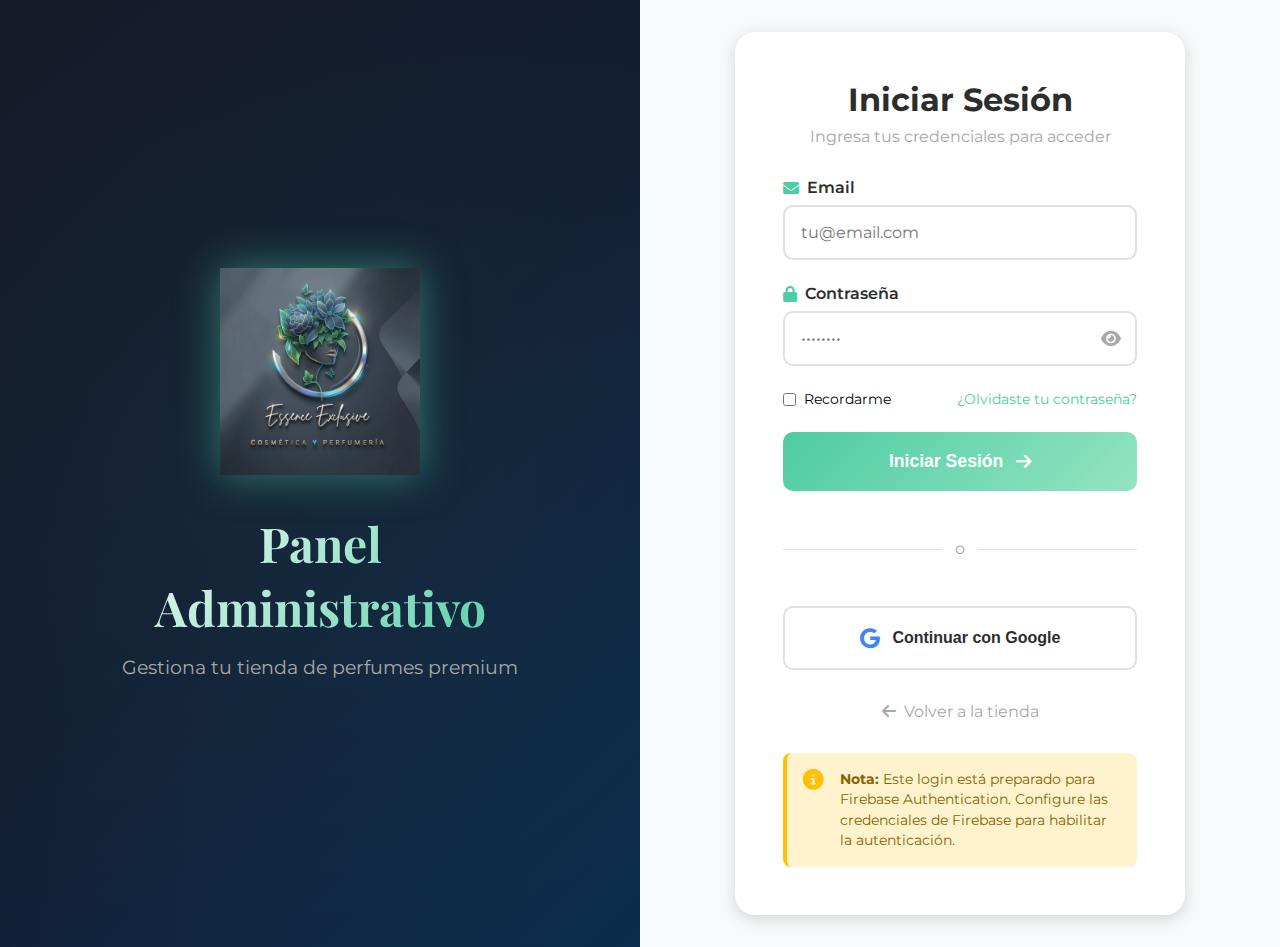
<file: login.html>
<!DOCTYPE html>
<html lang="es">
<head>
    <meta charset="UTF-8">
    <meta name="viewport" content="width=device-width, initial-scale=1.0">
    <title>Login - Admin | Essence Exclusive</title>
    <link rel="stylesheet" href="css/login.css">
    <link rel="preconnect" href="https://fonts.googleapis.com">
    <link rel="preconnect" href="https://fonts.gstatic.com" crossorigin>
    <link href="https://fonts.googleapis.com/css2?family=Montserrat:wght@300;400;500;600;700&family=Playfair+Display:wght@400;500;600;700&display=swap" rel="stylesheet">
    <link rel="stylesheet" href="https://cdnjs.cloudflare.com/ajax/libs/font-awesome/6.4.0/css/all.min.css">
</head>
<body>
    <div class="login-container">
        <div class="login-left">
            <div class="login-bg"></div>
            <div class="login-overlay"></div>
            <div class="login-content">
                <img src="assets/logo_essence2026.png" alt="Essence Exclusive" class="login-logo">
                <h1>Panel Administrativo</h1>
                <p>Gestiona tu tienda de perfumes premium</p>
            </div>
        </div>

        <div class="login-right">
            <div class="login-form-container">
                <div class="login-header">
                    <h2>Iniciar Sesión</h2>
                    <p>Ingresa tus credenciales para acceder</p>
                </div>

                <form id="loginForm" class="login-form">
                    <div class="form-group">
                        <label for="email">
                            <i class="fas fa-envelope"></i>
                            Email
                        </label>
                        <input 
                            type="email" 
                            id="email" 
                            placeholder="tu@email.com" 
                            required
                            autocomplete="email"
                        >
                    </div>

                    <div class="form-group">
                        <label for="password">
                            <i class="fas fa-lock"></i>
                            Contraseña
                        </label>
                        <div class="password-input">
                            <input 
                                type="password" 
                                id="password" 
                                placeholder="••••••••" 
                                required
                                autocomplete="current-password"
                            >
                            <button type="button" class="toggle-password" id="togglePassword">
                                <i class="fas fa-eye"></i>
                            </button>
                        </div>
                    </div>

                    <div class="form-options">
                        <label class="remember-me">
                            <input type="checkbox" id="rememberMe">
                            <span>Recordarme</span>
                        </label>
                        <a href="#" class="forgot-password">¿Olvidaste tu contraseña?</a>
                    </div>

                    <button type="submit" class="btn-login" id="loginBtn">
                        <span>Iniciar Sesión</span>
                        <i class="fas fa-arrow-right"></i>
                    </button>

                    <div class="login-divider">
                        <span>o</span>
                    </div>

                    <button type="button" class="btn-google" id="googleLoginBtn">
                        <i class="fab fa-google"></i>
                        <span>Continuar con Google</span>
                    </button>
                </form>

                <div class="login-footer">
                    <a href="index.html" class="back-to-store">
                        <i class="fas fa-arrow-left"></i>
                        Volver a la tienda
                    </a>
                </div>

                <div class="firebase-note">
                    <i class="fas fa-info-circle"></i>
                    <p><strong>Nota:</strong> Este login está preparado para Firebase Authentication. 
                    Configure las credenciales de Firebase para habilitar la autenticación.</p>
                </div>
            </div>
        </div>
    </div>

    <!-- Loading Overlay -->
    <div class="loading-overlay" id="loadingOverlay">
        <div class="loading-spinner"></div>
        <p>Iniciando sesión...</p>
    </div>

    <!-- Firebase SDK (Comentado hasta configurar) -->
    <!--
    <script type="module">
        // Import the functions you need from the SDKs you need
        import { initializeApp } from "https://www.gstatic.com/firebasejs/10.7.1/firebase-app.js";
        import { getAuth, signInWithEmailAndPassword, signInWithPopup, GoogleAuthProvider } from "https://www.gstatic.com/firebasejs/10.7.1/firebase-auth.js";
        
        // Your web app's Firebase configuration
        const firebaseConfig = {
            apiKey: "YOUR_API_KEY",
            authDomain: "YOUR_AUTH_DOMAIN",
            projectId: "YOUR_PROJECT_ID",
            storageBucket: "YOUR_STORAGE_BUCKET",
            messagingSenderId: "YOUR_MESSAGING_SENDER_ID",
            appId: "YOUR_APP_ID"
        };
        
        // Initialize Firebase
        const app = initializeApp(firebaseConfig);
        const auth = getAuth(app);
        const provider = new GoogleAuthProvider();
        
        // Export for use in login.js
        window.firebaseAuth = auth;
        window.googleProvider = provider;
    </script>
    -->
    
    <script src="js/login.js"></script>
    <script src="login.js"></script>
</body>
</html>
</file>
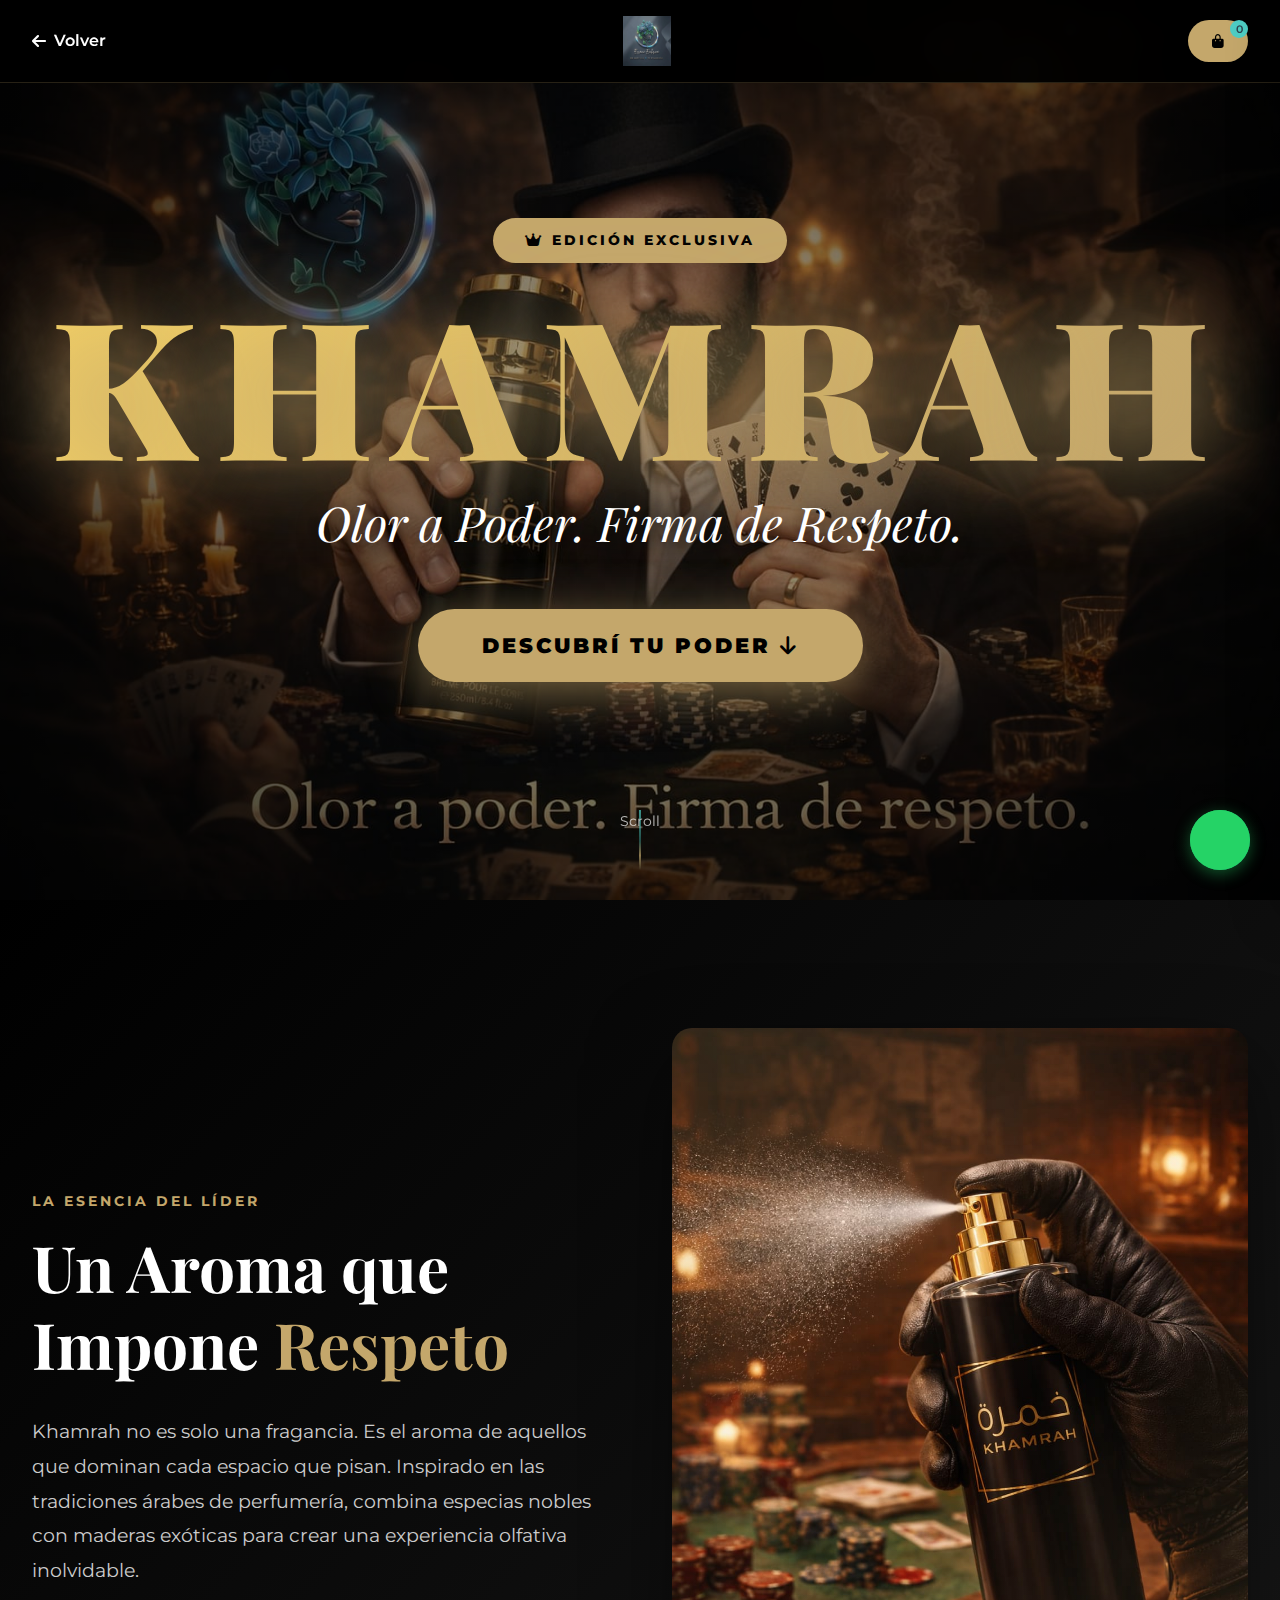
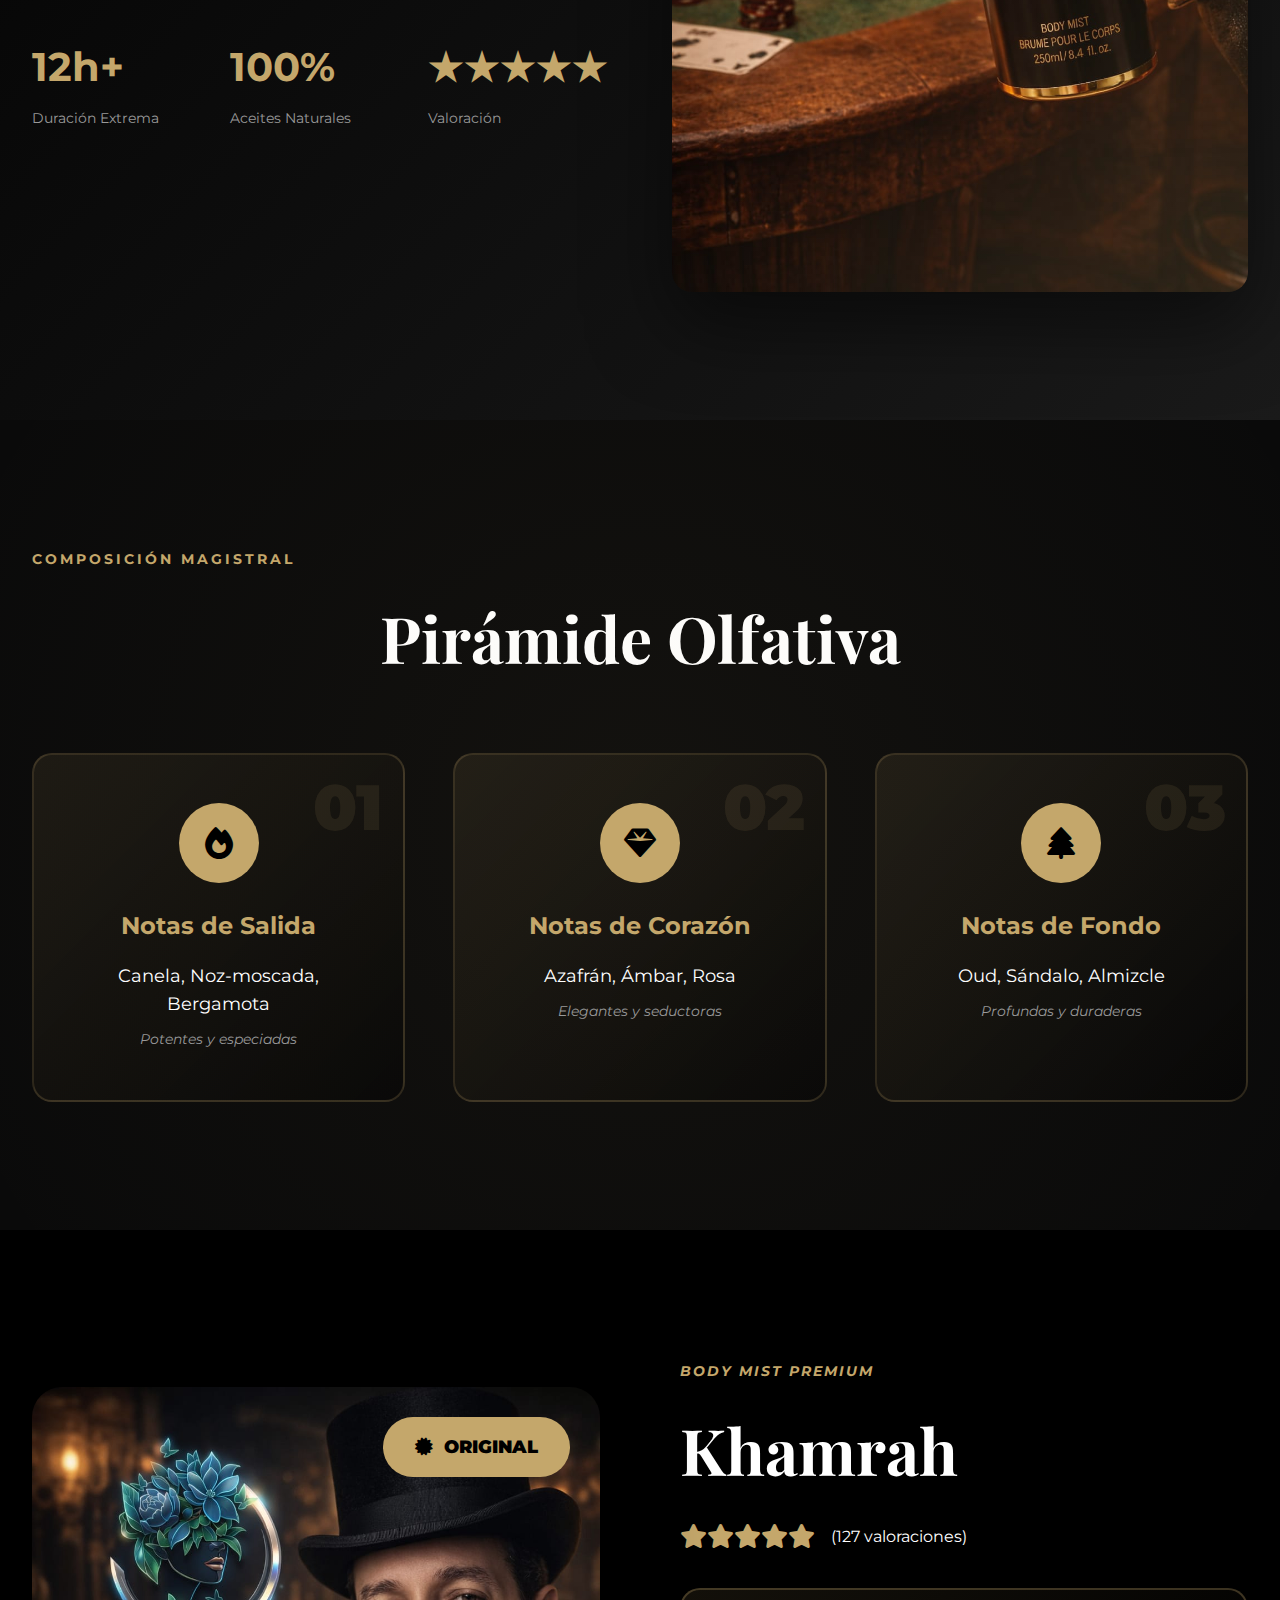
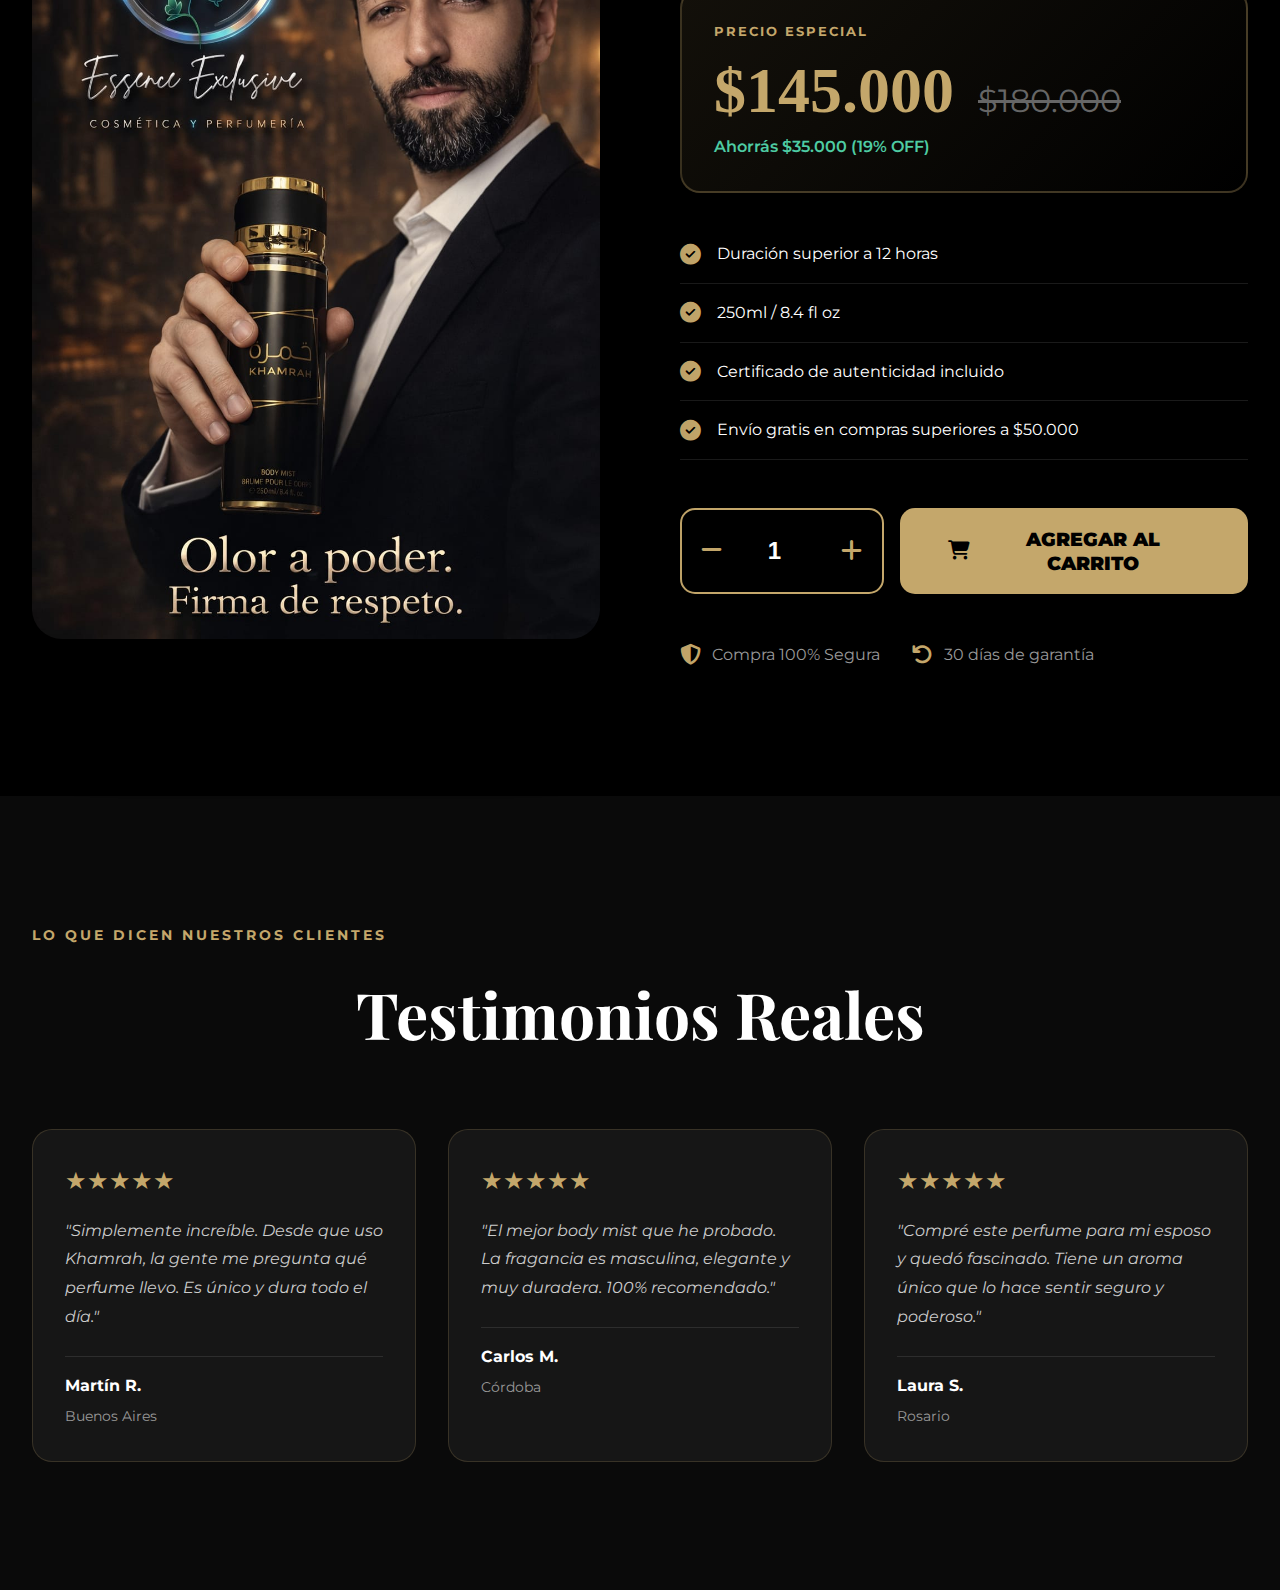
<file: product-khamrah.html>
<!DOCTYPE html>
<html lang="es">
<head>
    <meta charset="UTF-8">
    <meta name="viewport" content="width=device-width, initial-scale=1.0">
    <title>Khamrah - Olor a Poder | Essence Exclusive</title>
    <link rel="stylesheet" href="css/styles.css">
    <link rel="stylesheet" href="css/khamrah.css">
    <link rel="preconnect" href="https://fonts.googleapis.com">
    <link href="https://fonts.googleapis.com/css2?family=Montserrat:wght@300;400;500;600;700;800;900&family=Playfair+Display:wght@400;500;600;700;800;900&display=swap" rel="stylesheet">
    <link rel="stylesheet" href="https://cdnjs.cloudflare.com/ajax/libs/font-awesome/6.4.0/css/all.min.css">
</head>
<body class="khamrah-page">
    <header class="header-khamrah">
        <div class="container"><nav class="nav-khamrah">
<a href="index.html" class="back-link"><i class="fas fa-arrow-left"></i> Volver</a>
<div class="logo"><img src="assets/logo_essence2026.png" alt="Essence Exclusive"></div>
<button class="cart-btn-khamrah" id="cartBtn"><i class="fas fa-shopping-bag"></i><span class="cart-count" id="cartCount">0</span></button>
</nav></div></header>
    <section class="khamrah-hero">
<div class="hero-bg-video"><div class="hero-bg-image" style="background-image:url('assets/khamrah-poker.jpg');"></div><div class="hero-overlay-dark"></div></div>
<div class="hero-content-center">
<div class="hero-badge-gold"><i class="fas fa-crown"></i> EDICIÓN EXCLUSIVA</div>
<h1 class="hero-title-massive">KHAMRAH</h1>
<p class="hero-slogan">Olor a Poder. Firma de Respeto.</p>
<div class="hero-cta-section"><button class="btn-hero-primary" id="scrollToProduct">DESCUBRÍ TU PODER <i class="fas fa-arrow-down"></i></button></div>
</div>
<div class="scroll-indicator"><span>Scroll</span><div class="scroll-line"></div></div>
</section>
    <section class="poder-section"><div class="container"><div class="poder-grid">
<div class="poder-text">
<span class="section-label">LA ESENCIA DEL LÍDER</span>
<h2 class="section-title-impact">Un Aroma que<br>Impone <span class="text-gold">Respeto</span></h2>
<p class="section-description">Khamrah no es solo una fragancia. Es el aroma de aquellos que dominan cada espacio que pisan. Inspirado en las tradiciones árabes de perfumería, combina especias nobles con maderas exóticas para crear una experiencia olfativa inolvidable.</p>
<div class="poder-stats">
<div class="stat-item"><h3>12h+</h3><p>Duración Extrema</p></div>
<div class="stat-item"><h3>100%</h3><p>Aceites Naturales</p></div>
<div class="stat-item"><h3>★★★★★</h3><p>Valoración</p></div>
</div></div>
<div class="poder-image"><div class="image-frame"><img src="assets/khamrah-spray.jpg" alt="Khamrah Spray"><div class="image-glow-gold"></div></div></div>
</div></div></section>
    <section class="notas-section"><div class="notas-bg"></div><div class="container">
<span class="section-label">COMPOSICIÓN MAGISTRAL</span>
<h2 class="section-title-center">Pirámide Olfativa</h2>
<div class="notas-grid">
<div class="nota-card"><div class="nota-number">01</div><div class="nota-icon"><i class="fas fa-fire"></i></div><h3>Notas de Salida</h3><p>Canela, Noz-moscada, Bergamota</p><span class="nota-desc">Potentes y especiadas</span></div>
<div class="nota-card"><div class="nota-number">02</div><div class="nota-icon"><i class="fas fa-gem"></i></div><h3>Notas de Corazón</h3><p>Azafrán, Ámbar, Rosa</p><span class="nota-desc">Elegantes y seductoras</span></div>
<div class="nota-card"><div class="nota-number">03</div><div class="nota-icon"><i class="fas fa-tree"></i></div><h3>Notas de Fondo</h3><p>Oud, Sándalo, Almizcle</p><span class="nota-desc">Profundas y duraderas</span></div>
</div></div></section>
    <section class="product-section" id="productSection"><div class="container"><div class="product-display-grid">
<div class="product-showcase"><div class="product-image-main"><img src="assets/khamrah-campaign.jpg" alt="Khamrah Body Mist">
<div class="product-badge-exclusive"><i class="fas fa-certificate"></i> ORIGINAL</div></div></div>
<div class="product-info-premium">
<div class="product-header-info"><span class="product-category">BODY MIST PREMIUM</span><h1>Khamrah</h1>
<div class="product-rating-display"><div class="stars-gold"><i class="fas fa-star"></i><i class="fas fa-star"></i><i class="fas fa-star"></i><i class="fas fa-star"></i><i class="fas fa-star"></i></div><span>(127 valoraciones)</span></div></div>
<div class="product-price-display"><div class="price-main"><span class="price-label">PRECIO ESPECIAL</span>
<div class="price-values"><span class="price-current">$145.000</span><span class="price-old">$180.000</span></div>
<span class="price-save">Ahorrás $35.000 (19% OFF)</span></div></div>
<div class="product-features-list">
<div class="feature-premium"><i class="fas fa-check-circle"></i><span>Duración superior a 12 horas</span></div>
<div class="feature-premium"><i class="fas fa-check-circle"></i><span>250ml / 8.4 fl oz</span></div>
<div class="feature-premium"><i class="fas fa-check-circle"></i><span>Certificado de autenticidad incluido</span></div>
<div class="feature-premium"><i class="fas fa-check-circle"></i><span>Envío gratis en compras superiores a $50.000</span></div>
</div>
<div class="product-purchase-area">
<div class="quantity-control">
<button class="qty-btn-minus" id="decreaseQty"><i class="fas fa-minus"></i></button>
<input type="number" id="productQuantity" value="1" min="1" max="10" readonly>
<button class="qty-btn-plus" id="increaseQty"><i class="fas fa-plus"></i></button>
</div>
<button class="btn-add-to-cart-premium" id="addToCartBtn"><i class="fas fa-shopping-cart"></i> AGREGAR AL CARRITO</button>
</div>
<div class="product-guarantee-section">
<div class="guarantee-item-premium"><i class="fas fa-shield-alt"></i><span>Compra 100% Segura</span></div>
<div class="guarantee-item-premium"><i class="fas fa-undo"></i><span>30 días de garantía</span></div>
</div></div></div></div></section>
    <section class="testimonios-section"><div class="container">
<span class="section-label">LO QUE DICEN NUESTROS CLIENTES</span>
<h2 class="section-title-center">Testimonios Reales</h2>
<div class="testimonios-grid">
<div class="testimonio-card"><div class="stars-testimonial">★★★★★</div>
<p>"Simplemente increíble. Desde que uso Khamrah, la gente me pregunta qué perfume llevo. Es único y dura todo el día."</p>
<div class="testimonio-author"><strong>Martín R.</strong><span>Buenos Aires</span></div></div>
<div class="testimonio-card"><div class="stars-testimonial">★★★★★</div>
<p>"El mejor body mist que he probado. La fragancia es masculina, elegante y muy duradera. 100% recomendado."</p>
<div class="testimonio-author"><strong>Carlos M.</strong><span>Córdoba</span></div></div>
<div class="testimonio-card"><div class="stars-testimonial">★★★★★</div>
<p>"Compré este perfume para mi esposo y quedó fascinado. Tiene un aroma único que lo hace sentir seguro y poderoso."</p>
<div class="testimonio-author"><strong>Laura S.</strong><span>Rosario</span></div></div>
</div></div></section>
    <div class="cart-sidebar" id="cartSidebar">
<div class="cart-header"><h3>Mi Carrito</h3><button class="cart-close" id="cartClose">&times;</button></div>
<div class="cart-items" id="cartItems"></div>
<div class="cart-footer"><div class="cart-total"><span>Total:</span><span class="total-price" id="totalPrice">$0.00</span></div>
<button class="btn btn-primary btn-block" id="checkoutBtn">Finalizar Compra</button></div></div>
<div class="cart-overlay" id="cartOverlay"></div>
    <a href="https://wa.me/5513981763452?text=Hola!%20Estoy%20interesado%20en%20Khamrah" class="whatsapp-float" target="_blank">
<i class="fab fa-whatsapp"></i><span class="whatsapp-pulse"></span></a>
    <script src="js/main.js"></script>
<script src="js/cart.js"></script>
<script src="js/khamrah.js"></script>
</body>
</html>
</file>
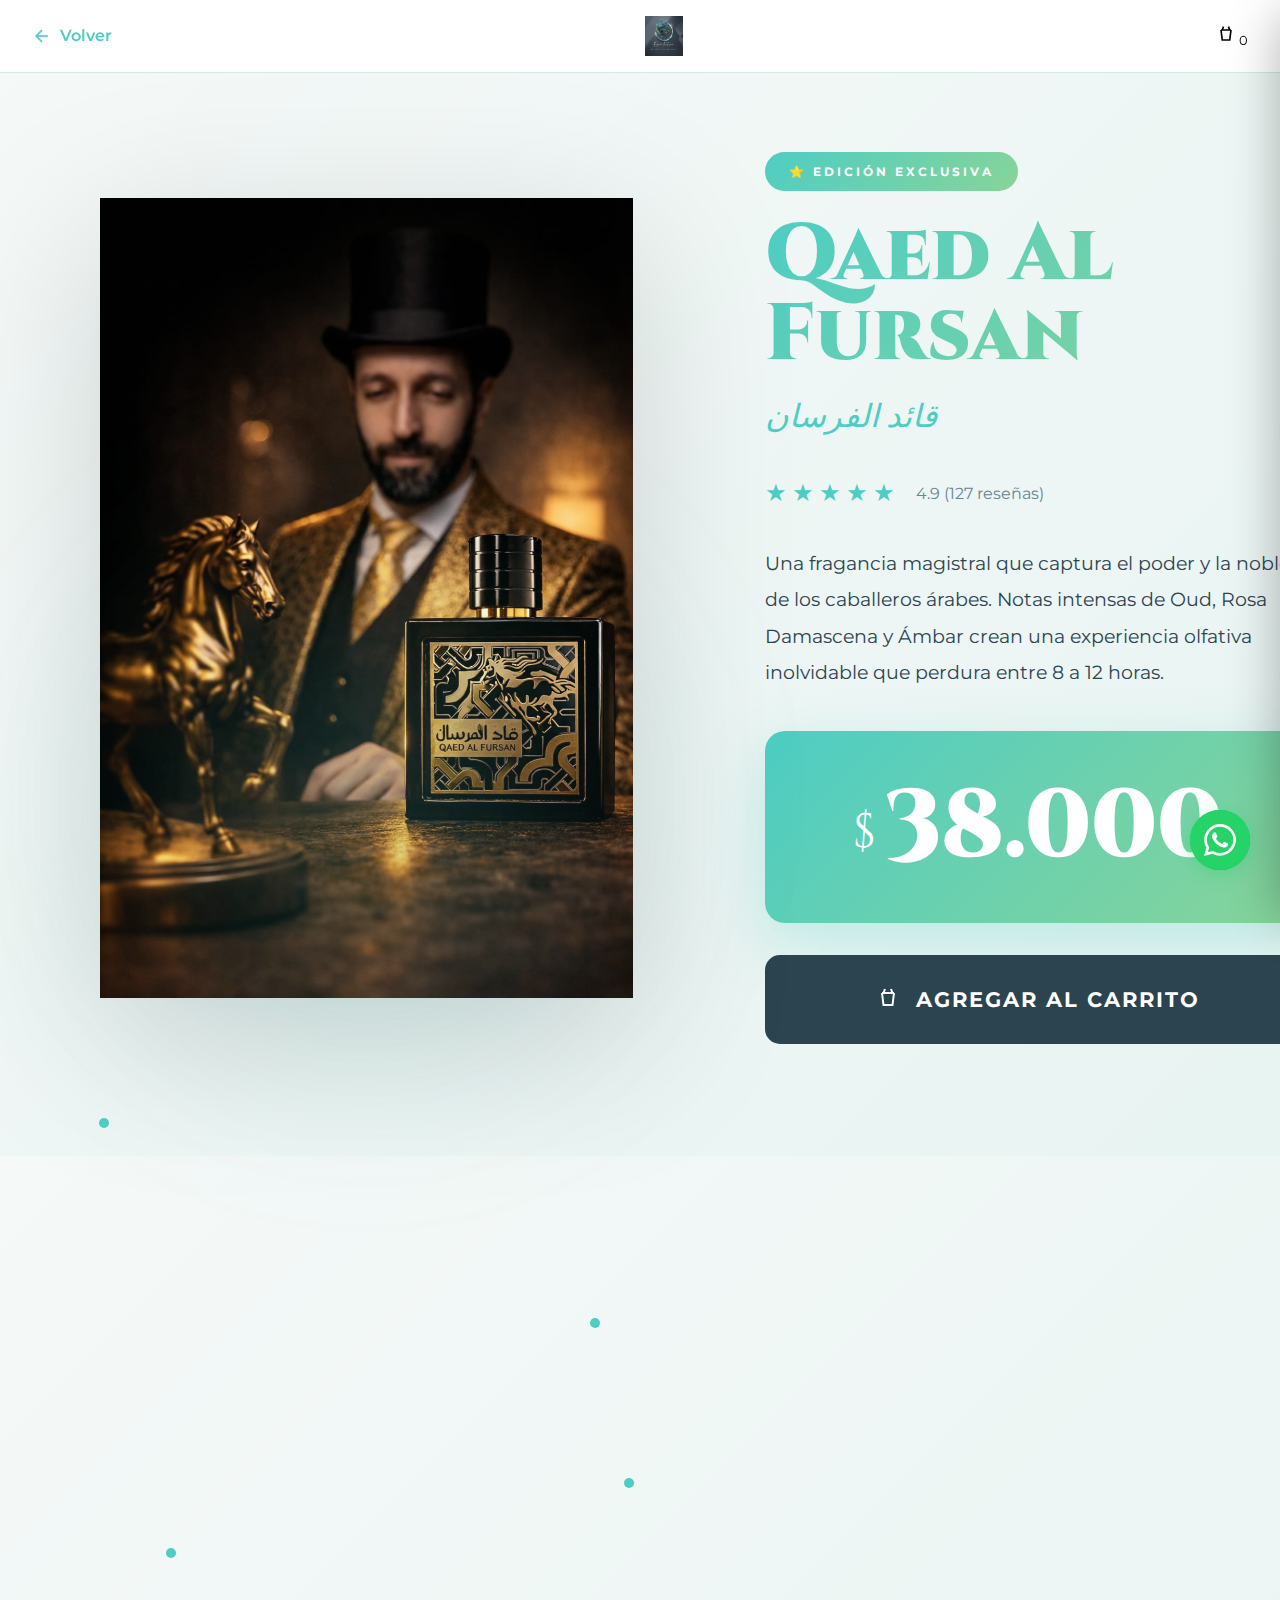
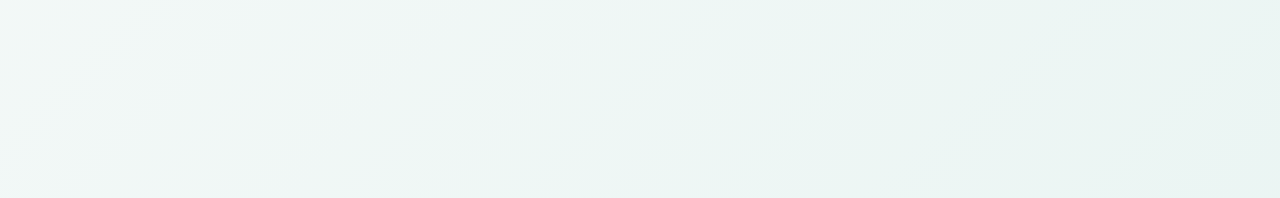
<file: qaed-al-fursan.html>
<!DOCTYPE html>
<html lang="es-AR">
<head>
    <meta charset="UTF-8">
    <meta name="viewport" content="width=device-width, initial-scale=1.0">
    <title>Qaed Al Fursan | Essence Exclusive</title>
    <link rel="icon" type="image/png" href="images/logo.png">
    <link href="https://fonts.googleapis.com/css2?family=Cormorant+Garamond:wght@300;400;600;700&family=Cinzel:wght@400;600;700;900&family=Montserrat:wght@300;400;500;600&display=swap" rel="stylesheet">
    <link rel="stylesheet" href="css/styles.css">
    <link rel="stylesheet" href="css/checkout.css">
    <style>
        /* PÁGINA EXCLUSIVA - DESIGN MEGA PREMIUM */
        .product-exclusive-page {
            background: linear-gradient(135deg, #F5F9F8 0%, #E8F4F2 100%);
            min-height: 100vh;
        }
        
        /* Header Minimal */
        .header-product {
            position: fixed;
            top: 0;
            left: 0;
            width: 100%;
            background: rgba(255, 255, 255, 0.95);
            backdrop-filter: blur(20px);
            padding: 1rem 0;
            z-index: 1000;
            border-bottom: 1px solid #D4E8E6;
        }
        
        .header-product-container {
            max-width: 1400px;
            margin: 0 auto;
            padding: 0 2rem;
            display: flex;
            justify-content: space-between;
            align-items: center;
        }
        
        .back-btn {
            display: flex;
            align-items: center;
            gap: 0.5rem;
            color: #4ECDC4;
            font-weight: 600;
            transition: all 0.3s ease;
        }
        
        .back-btn:hover {
            gap: 1rem;
        }
        
        /* HERO GIGANTE */
        .hero-product-mega {
            padding: 120px 0 80px;
            position: relative;
        }
        
        .hero-mega-container {
            max-width: 1400px;
            margin: 0 auto;
            padding: 0 2rem;
            display: grid;
            grid-template-columns: 55% 45%;
            gap: 4rem;
            align-items: center;
        }
        
        /* IMAGEM GIGANTE À ESQUERDA */
        .image-mega-section {
            position: relative;
            height: 800px;
            display: flex;
            align-items: center;
            justify-content: center;
        }
        
        .image-mega-wrapper {
            position: relative;
            width: 100%;
            height: 100%;
        }
        
        .product-image-huge {
            width: 100%;
            height: 100%;
            object-fit: contain;
            filter: drop-shadow(0 40px 80px rgba(0,0,0,0.15));
            animation: float 8s ease-in-out infinite;
        }
        
        @keyframes float {
            0%, 100% { transform: translateY(0); }
            50% { transform: translateY(-40px); }
        }
        
        .glow-effect {
            position: absolute;
            bottom: -100px;
            left: 50%;
            transform: translateX(-50%);
            width: 600px;
            height: 600px;
            background: radial-gradient(circle, rgba(78, 205, 196, 0.3), transparent 70%);
            filter: blur(100px);
            animation: glowPulse 4s ease-in-out infinite;
        }
        
        @keyframes glowPulse {
            0%, 100% { opacity: 0.5; }
            50% { opacity: 1; }
        }
        
        .sparkles {
            position: absolute;
            width: 100%;
            height: 100%;
        }
        
        .sparkle {
            position: absolute;
            width: 10px;
            height: 10px;
            background: #4ECDC4;
            border-radius: 50%;
            animation: sparkle 3s ease-in-out infinite;
        }
        
        .sparkle:nth-child(1) { top: 15%; left: 10%; animation-delay: 0s; }
        .sparkle:nth-child(2) { top: 40%; right: 15%; animation-delay: 0.5s; }
        .sparkle:nth-child(3) { bottom: 30%; left: 20%; animation-delay: 1s; }
        .sparkle:nth-child(4) { top: 60%; right: 10%; animation-delay: 1.5s; }
        
        @keyframes sparkle {
            0%, 100% { transform: scale(0); opacity: 0; }
            50% { transform: scale(1); opacity: 1; }
        }
        
        /* INFORMAÇÕES À DIREITA */
        .info-mega-section {
            padding: 2rem 0;
        }
        
        .badge-exclusive {
            display: inline-block;
            padding: 10px 24px;
            background: linear-gradient(135deg, #4ECDC4, #88D498);
            color: white;
            font-size: 0.75rem;
            font-weight: 700;
            text-transform: uppercase;
            letter-spacing: 3px;
            border-radius: 30px;
            margin-bottom: 1.5rem;
        }
        
        .product-title-huge {
            font-family: 'Cinzel', serif;
            font-size: 5rem;
            font-weight: 900;
            line-height: 1;
            margin-bottom: 1rem;
            background: linear-gradient(135deg, #4ECDC4, #88D498);
            -webkit-background-clip: text;
            -webkit-text-fill-color: transparent;
        }
        
        .product-subtitle-ar {
            font-family: 'Cormorant Garamond', serif;
            font-size: 2rem;
            color: #4ECDC4;
            font-style: italic;
            margin-bottom: 2rem;
        }
        
        .rating-huge {
            display: flex;
            align-items: center;
            gap: 1rem;
            margin-bottom: 2rem;
        }
        
        .stars-huge {
            color: #4ECDC4;
            font-size: 1.5rem;
            letter-spacing: 5px;
        }
        
        .description-huge {
            font-size: 1.2rem;
            line-height: 1.9;
            color: #2C4450;
            margin-bottom: 2.5rem;
        }
        
        /* PRICE MEGA */
        .price-section-mega {
            background: linear-gradient(135deg, #4ECDC4, #88D498);
            padding: 3rem;
            border-radius: 20px;
            text-align: center;
            margin-bottom: 2rem;
            box-shadow: 0 20px 60px rgba(78, 205, 196, 0.3);
        }
        
        .price-huge {
            display: flex;
            align-items: flex-start;
            justify-content: center;
            gap: 0.5rem;
        }
        
        .currency-huge {
            font-family: 'Cinzel', serif;
            font-size: 3rem;
            color: white;
            margin-top: 1rem;
        }
        
        .amount-huge {
            font-family: 'Cinzel', serif;
            font-size: 6rem;
            font-weight: 900;
            line-height: 1;
            color: white;
        }
        
        /* BUTTON MEGA */
        .btn-buy-mega {
            width: 100%;
            padding: 2rem;
            background: #2C4450;
            color: white;
            border: none;
            border-radius: 15px;
            font-size: 1.3rem;
            font-weight: 700;
            text-transform: uppercase;
            letter-spacing: 2px;
            cursor: pointer;
            transition: all 0.3s ease;
            display: flex;
            align-items: center;
            justify-content: center;
            gap: 1rem;
        }
        
        .btn-buy-mega:hover {
            background: #4ECDC4;
            transform: translateY(-5px);
            box-shadow: 0 15px 40px rgba(78, 205, 196, 0.4);
        }
        
        /* RESPONSIVE */
        @media (max-width: 968px) {
            .hero-mega-container {
                grid-template-columns: 1fr;
                gap: 3rem;
            }
            
            .image-mega-section {
                height: 500px;
            }
            
            .product-title-huge {
                font-size: 3.5rem;
            }
            
            .amount-huge {
                font-size: 4rem;
            }
        }
    </style>
</head>
<body class="product-exclusive-page">
    
    <!-- Header Minimal -->
    <header class="header-product">
        <div class="header-product-container">
            <a href="index.html" class="back-btn">
                <svg width="20" height="20" viewBox="0 0 24 24" fill="none" stroke="currentColor" stroke-width="2">
                    <line x1="19" y1="12" x2="5" y2="12"></line>
                    <polyline points="12 19 5 12 12 5"></polyline>
                </svg>
                Volver
            </a>
            <img src="images/logo.png" alt="Logo" style="height: 40px;">
            <button class="cart-btn-minimal" id="cartBtnMinimal" onclick="openCart()">
                <svg width="20" height="20" viewBox="0 0 24 24" fill="none" stroke="currentColor" stroke-width="2">
                    <path d="M9 2L7.5 6M15 2L16.5 6M6 6h12M6 6l1.5 12h9L18 6"></path>
                </svg>
                <span class="cart-count-minimal">0</span>
            </button>
        </div>
    </header>
    
    <!-- HERO GIGANTE -->
    <section class="hero-product-mega">
        <div class="hero-mega-container">
            
            <!-- IMAGEM GIGANTE -->
            <div class="image-mega-section">
                <div class="image-mega-wrapper">
                    <img src="images/qaed-al-fursan.jpg" alt="Qaed Al Fursan" class="product-image-huge">
                    <div class="glow-effect"></div>
                    <div class="sparkles">
                        <div class="sparkle"></div>
                        <div class="sparkle"></div>
                        <div class="sparkle"></div>
                        <div class="sparkle"></div>
                    </div>
                </div>
            </div>
            
            <!-- INFORMAÇÕES -->
            <div class="info-mega-section">
                <span class="badge-exclusive">⭐ EDICIÓN EXCLUSIVA</span>
                <h1 class="product-title-huge">Qaed Al Fursan</h1>
                <p class="product-subtitle-ar">قائد الفرسان</p>
                
                <div class="rating-huge">
                    <span class="stars-huge">★★★★★</span>
                    <span style="color: #6B8490;">4.9 (127 reseñas)</span>
                </div>
                
                <p class="description-huge">
                    Una fragancia magistral que captura el poder y la nobleza de los caballeros árabes. 
                    Notas intensas de Oud, Rosa Damascena y Ámbar crean una experiencia olfativa inolvidable 
                    que perdura entre 8 a 12 horas.
                </p>
                
                <!-- PRICE -->
                <div class="price-section-mega">
                    <div class="price-huge">
                        <span class="currency-huge">$</span>
                        <span class="amount-huge">38.000</span>
                    </div>
                </div>
                
                <!-- BUTTON -->
                <button class="btn-buy-mega" onclick="addToCart('Qaed Al Fursan', 38000, 350)">
                    <svg width="24" height="24" viewBox="0 0 24 24" fill="none" stroke="currentColor" stroke-width="2">
                        <path d="M9 2L7.5 6M15 2L16.5 6M6 6h12M6 6l1.5 12h9L18 6"></path>
                    </svg>
                    Agregar al Carrito
                </button>
            </div>
        </div>
    </section>
    
    <!-- Cart e Modals -->
    <div class="cart-sidebar" id="cartSidebar"></div>
    <div class="cart-overlay" id="cartOverlay"></div>
    
    <!-- WhatsApp Float -->
    <a href="https://wa.me/5513981763452" class="whatsapp-float" target="_blank">
        <svg width="32" height="32" viewBox="0 0 24 24" fill="currentColor">
            <path d="M17.472 14.382c-.297-.149-1.758-.867-2.03-.967-.273-.099-.471-.148-.67.15-.197.297-.767.966-.94 1.164-.173.199-.347.223-.644.075-.297-.15-1.255-.463-2.39-1.475-.883-.788-1.48-1.761-1.653-2.059-.173-.297-.018-.458.13-.606.134-.133.298-.347.446-.52.149-.174.198-.298.298-.497.099-.198.05-.371-.025-.52-.075-.149-.669-1.612-.916-2.207-.242-.579-.487-.5-.669-.51-.173-.008-.371-.01-.57-.01-.198 0-.52.074-.792.372-.272.297-1.04 1.016-1.04 2.479 0 1.462 1.065 2.875 1.213 3.074.149.198 2.096 3.2 5.077 4.487.709.306 1.262.489 1.694.625.712.227 1.36.195 1.871.118.571-.085 1.758-.719 2.006-1.413.248-.694.248-1.289.173-1.413-.074-.124-.272-.198-.57-.347m-5.421 7.403h-.004a9.87 9.87 0 01-5.031-1.378l-.361-.214-3.741.982.998-3.648-.235-.374a9.86 9.86 0 01-1.51-5.26c.001-5.45 4.436-9.884 9.888-9.884 2.64 0 5.122 1.03 6.988 2.898a9.825 9.825 0 012.893 6.994c-.003 5.45-4.437 9.884-9.885 9.884m8.413-18.297A11.815 11.815 0 0012.05 0C5.495 0 .16 5.335.157 11.892c0 2.096.547 4.142 1.588 5.945L.057 24l6.305-1.654a11.882 11.882 0 005.683 1.448h.005c6.554 0 11.89-5.335 11.893-11.893a11.821 11.821 0 00-3.48-8.413Z"/>
        </svg>
        <span class="whatsapp-pulse"></span>
    </a>
    
    <script src="js/shipping-config.js"></script>
    <script src="js/micorreo-api.js"></script>
    <script src="js/main.js"></script>
    <script src="js/checkout.js"></script>
    <script>
        // Sincronizar contador do carrinho
        if (typeof cart !== 'undefined') {
            const updateMiniCart = () => {
                const count = cart.reduce((sum, item) => sum + item.quantity, 0);
                const badge = document.querySelector('.cart-count-minimal');
                if (badge) {
                    badge.textContent = count;
                    badge.style.display = count > 0 ? 'flex' : 'none';
                }
            };
            setInterval(updateMiniCart, 500);
        }
    </script>
</body>
</html>
</file>
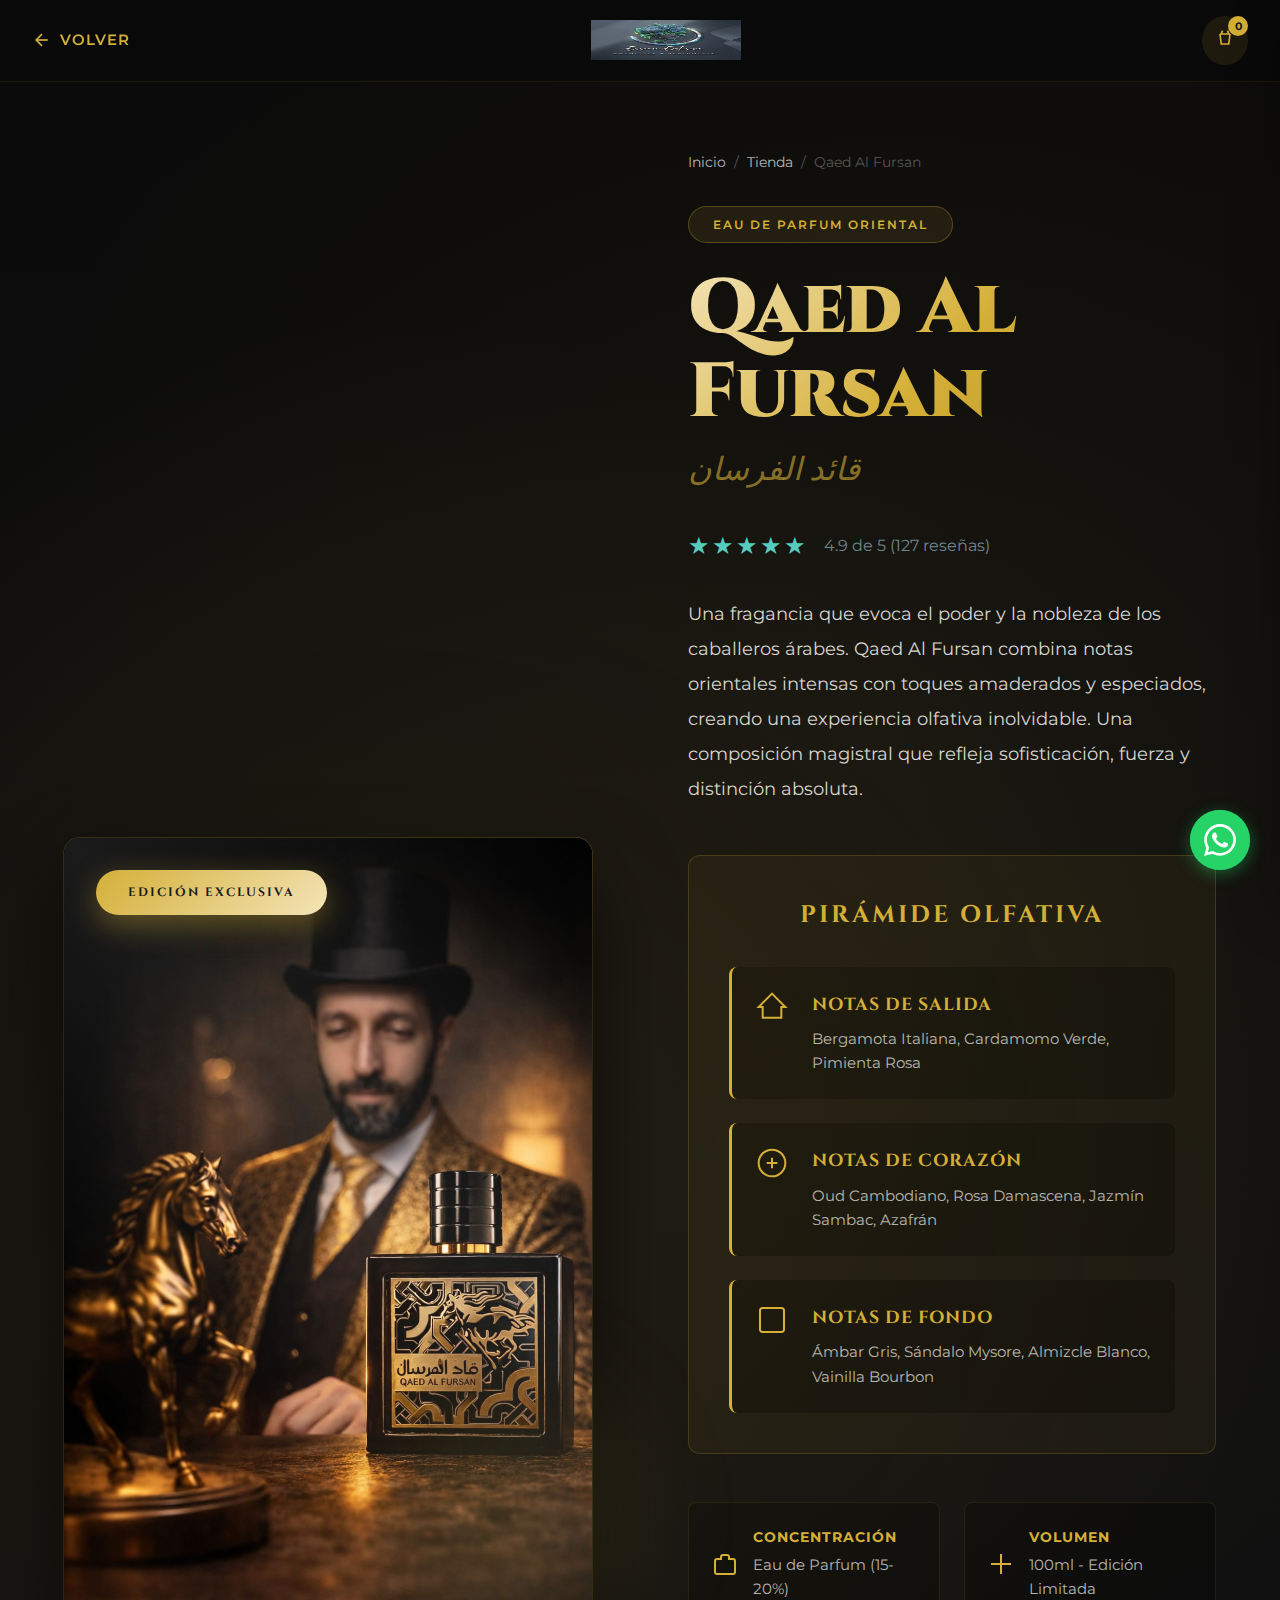
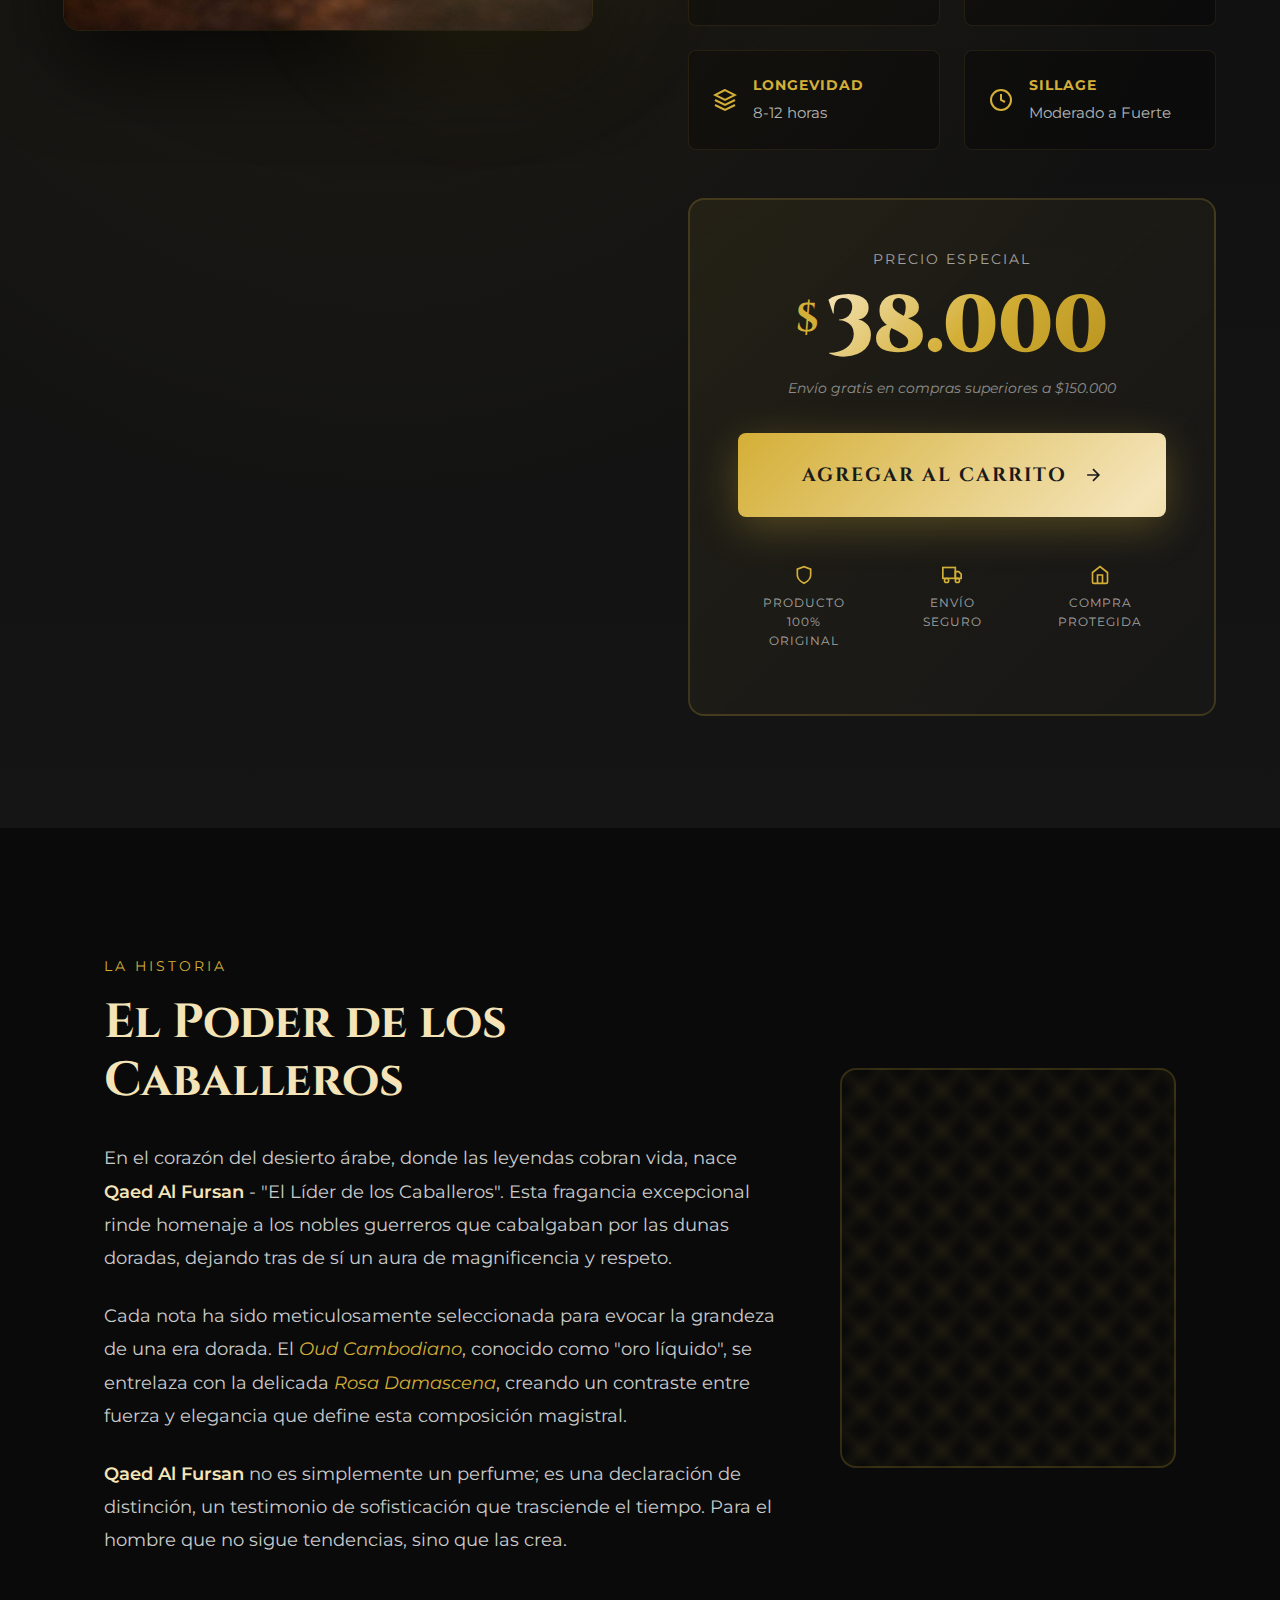
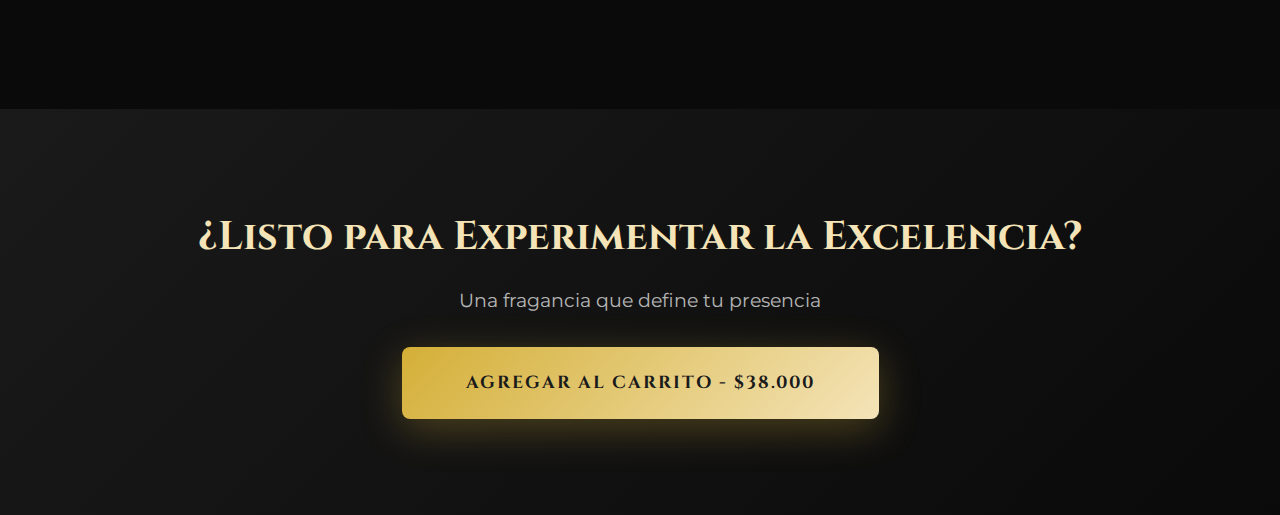
<file: qaed-OLD.html>
<!DOCTYPE html>
<html lang="es-AR">
<head>
    <meta charset="UTF-8">
    <meta name="viewport" content="width=device-width, initial-scale=1.0">
    
    <!-- SEO Meta Tags -->
    <meta name="description" content="Qaed Al Fursan - Eau de Parfum Oriental Exclusivo. Una fragancia magistral que refleja poder, nobleza y distinción. 100ml - $38.000. Essence Exclusive Argentina.">
    <meta name="keywords" content="Qaed Al Fursan, perfume oriental, fragancia exclusiva, oud, perfume árabe, perfume de lujo, essence exclusive">
    <meta name="robots" content="index, follow">
    
    <!-- Open Graph -->
    <meta property="og:title" content="Qaed Al Fursan | Eau de Parfum Oriental Exclusivo">
    <meta property="og:description" content="Una experiencia olfativa inolvidable que evoca poder y nobleza">
    <meta property="og:image" content="images/qaed-al-fursan.jpg">
    <meta property="og:type" content="product">
    
    <title>Qaed Al Fursan | Eau de Parfum Oriental | Essence Exclusive</title>
    
    <link rel="icon" type="image/png" href="images/logo.png">
    <link rel="preconnect" href="https://fonts.googleapis.com">
    <link rel="preconnect" href="https://fonts.gstatic.com" crossorigin>
    <link href="https://fonts.googleapis.com/css2?family=Cormorant+Garamond:wght@300;400;600;700&family=Cinzel:wght@400;600;700;900&family=Montserrat:wght@300;400;500;600&display=swap" rel="stylesheet">
    <link rel="stylesheet" href="css/styles.css">
    <link rel="stylesheet" href="css/product-page.css">
    
    <!-- Structured Data -->
    <script type="application/ld+json">
    {
      "@context": "https://schema.org/",
      "@type": "Product",
      "name": "Qaed Al Fursan",
      "image": "images/qaed-al-fursan.jpg",
      "description": "Eau de Parfum Oriental. Fragancia que evoca el poder y la nobleza de los caballeros árabes con notas de Oud, Rosa Damascena, Ámbar y Sándalo.",
      "brand": {
        "@type": "Brand",
        "name": "Essence Exclusive"
      },
      "offers": {
        "@type": "Offer",
        "url": "https://essenceexclusive.com.ar/qaed-al-fursan",
        "priceCurrency": "ARS",
        "price": "38000",
        "priceValidUntil": "2026-12-31",
        "availability": "https://schema.org/InStock"
      },
      "aggregateRating": {
        "@type": "AggregateRating",
        "ratingValue": "4.9",
        "reviewCount": "127"
      }
    }
    </script>
</head>
<body class="product-page-body">
    
    <!-- Minimal Header -->
    <header class="header-minimal">
        <div class="header-minimal-container">
            <a href="index.html" class="back-link">
                <svg width="20" height="20" viewBox="0 0 24 24" fill="none" stroke="currentColor" stroke-width="2">
                    <line x1="19" y1="12" x2="5" y2="12"></line>
                    <polyline points="12 19 5 12 12 5"></polyline>
                </svg>
                Volver
            </a>
            <a href="index.html">
                <img src="images/logo.png" alt="Essence Exclusive" class="logo-minimal" width="150" height="40">
            </a>
            <button class="cart-btn-minimal" id="cartBtnMinimal">
                <svg width="20" height="20" viewBox="0 0 24 24" fill="none" stroke="currentColor" stroke-width="2">
                    <path d="M9 2L7.5 6M15 2L16.5 6M6 6h12M6 6l1.5 12h9L18 6"></path>
                </svg>
                <span class="cart-count-minimal">0</span>
            </button>
        </div>
    </header>

    <!-- Hero Product Section -->
    <section class="product-hero">
        <div class="product-hero-bg"></div>
        <div class="product-hero-container">
            <!-- Product Gallery -->
            <div class="product-gallery">
                <div class="gallery-main">
                    <div class="gallery-badge">Edición Exclusiva</div>
                    <img src="images/qaed-al-fursan.jpg" alt="Qaed Al Fursan Perfume" class="gallery-image" id="mainImage">
                    <div class="gallery-shine"></div>
                </div>
                <div class="gallery-accent"></div>
            </div>

            <!-- Product Details -->
            <div class="product-details">
                <div class="product-breadcrumb">
                    <a href="index.html">Inicio</a>
                    <span>/</span>
                    <a href="index.html#tienda">Tienda</a>
                    <span>/</span>
                    <span>Qaed Al Fursan</span>
                </div>

                <div class="product-category-badge">Eau de Parfum Oriental</div>

                <h1 class="product-title-main">Qaed Al Fursan</h1>
                
                <div class="product-subtitle">قائد الفرسان</div>
                
                <div class="product-rating-section">
                    <div class="stars-large">★★★★★</div>
                    <span class="rating-text">4.9 de 5 (127 reseñas)</span>
                </div>

                <p class="product-description-main">
                    Una fragancia que evoca el poder y la nobleza de los caballeros árabes. 
                    Qaed Al Fursan combina notas orientales intensas con toques amaderados 
                    y especiados, creando una experiencia olfativa inolvidable. Una composición 
                    magistral que refleja sofisticación, fuerza y distinción absoluta.
                </p>

                <!-- Pyramid -->
                <div class="fragrance-pyramid">
                    <h3 class="pyramid-title">Pirámide Olfativa</h3>
                    <div class="pyramid-grid">
                        <div class="pyramid-item top">
                            <div class="pyramid-icon">
                                <svg width="32" height="32" viewBox="0 0 24 24" fill="none" stroke="currentColor" stroke-width="1.5">
                                    <path d="M12 2L2 12h3v8h14v-8h3L12 2z"/>
                                </svg>
                            </div>
                            <div class="pyramid-content">
                                <h4>Notas de Salida</h4>
                                <p>Bergamota Italiana, Cardamomo Verde, Pimienta Rosa</p>
                            </div>
                        </div>
                        <div class="pyramid-item middle">
                            <div class="pyramid-icon">
                                <svg width="32" height="32" viewBox="0 0 24 24" fill="none" stroke="currentColor" stroke-width="1.5">
                                    <circle cx="12" cy="12" r="10"/>
                                    <path d="M8 12h8M12 8v8"/>
                                </svg>
                            </div>
                            <div class="pyramid-content">
                                <h4>Notas de Corazón</h4>
                                <p>Oud Cambodiano, Rosa Damascena, Jazmín Sambac, Azafrán</p>
                            </div>
                        </div>
                        <div class="pyramid-item base">
                            <div class="pyramid-icon">
                                <svg width="32" height="32" viewBox="0 0 24 24" fill="none" stroke="currentColor" stroke-width="1.5">
                                    <rect x="3" y="3" width="18" height="18" rx="2"/>
                                </svg>
                            </div>
                            <div class="pyramid-content">
                                <h4>Notas de Fondo</h4>
                                <p>Ámbar Gris, Sándalo Mysore, Almizcle Blanco, Vainilla Bourbon</p>
                            </div>
                        </div>
                    </div>
                </div>

                <!-- Characteristics -->
                <div class="product-characteristics">
                    <div class="characteristic">
                        <svg width="24" height="24" viewBox="0 0 24 24" fill="none" stroke="currentColor" stroke-width="2">
                            <path d="M20 7h-4V5a2 2 0 0 0-2-2h-4a2 2 0 0 0-2 2v2H4a2 2 0 0 0-2 2v11a2 2 0 0 0 2 2h16a2 2 0 0 0 2-2V9a2 2 0 0 0-2-2Z"/>
                        </svg>
                        <div>
                            <strong>Concentración</strong>
                            <span>Eau de Parfum (15-20%)</span>
                        </div>
                    </div>
                    <div class="characteristic">
                        <svg width="24" height="24" viewBox="0 0 24 24" fill="none" stroke="currentColor" stroke-width="2">
                            <path d="M12 2v20M2 12h20"/>
                        </svg>
                        <div>
                            <strong>Volumen</strong>
                            <span>100ml - Edición Limitada</span>
                        </div>
                    </div>
                    <div class="characteristic">
                        <svg width="24" height="24" viewBox="0 0 24 24" fill="none" stroke="currentColor" stroke-width="2">
                            <path d="M12 2L2 7l10 5 10-5-10-5zM2 17l10 5 10-5M2 12l10 5 10-5"/>
                        </svg>
                        <div>
                            <strong>Longevidad</strong>
                            <span>8-12 horas</span>
                        </div>
                    </div>
                    <div class="characteristic">
                        <svg width="24" height="24" viewBox="0 0 24 24" fill="none" stroke="currentColor" stroke-width="2">
                            <circle cx="12" cy="12" r="10"/>
                            <path d="M12 6v6l4 2"/>
                        </svg>
                        <div>
                            <strong>Sillage</strong>
                            <span>Moderado a Fuerte</span>
                        </div>
                    </div>
                </div>

                <!-- Price and CTA -->
                <div class="product-purchase-section">
                    <div class="price-display">
                        <span class="price-label">Precio Especial</span>
                        <div class="price-main">
                            <span class="currency">$</span>
                            <span class="amount">38.000</span>
                        </div>
                        <span class="price-note">Envío gratis en compras superiores a $150.000</span>
                    </div>

                    <button class="btn-purchase-main" onclick="addToCart('Qaed Al Fursan', 38000, 350)">
                        <span>Agregar al Carrito</span>
                        <svg width="20" height="20" viewBox="0 0 24 24" fill="none" stroke="currentColor" stroke-width="2">
                            <path d="M5 12h14M12 5l7 7-7 7"/>
                        </svg>
                    </button>

                    <div class="trust-badges">
                        <div class="trust-item">
                            <svg width="20" height="20" viewBox="0 0 24 24" fill="none" stroke="currentColor" stroke-width="2">
                                <path d="M12 22s8-4 8-10V5l-8-3-8 3v7c0 6 8 10 8 10z"/>
                            </svg>
                            <span>Producto 100% Original</span>
                        </div>
                        <div class="trust-item">
                            <svg width="20" height="20" viewBox="0 0 24 24" fill="none" stroke="currentColor" stroke-width="2">
                                <rect x="1" y="3" width="15" height="13"></rect>
                                <polygon points="16 8 20 8 23 11 23 16 16 16 16 8"></polygon>
                                <circle cx="5.5" cy="18.5" r="2.5"></circle>
                                <circle cx="18.5" cy="18.5" r="2.5"></circle>
                            </svg>
                            <span>Envío Seguro</span>
                        </div>
                        <div class="trust-item">
                            <svg width="20" height="20" viewBox="0 0 24 24" fill="none" stroke="currentColor" stroke-width="2">
                                <path d="M3 9l9-7 9 7v11a2 2 0 0 1-2 2H5a2 2 0 0 1-2-2z"></path>
                                <polyline points="9 22 9 12 15 12 15 22"></polyline>
                            </svg>
                            <span>Compra Protegida</span>
                        </div>
                    </div>
                </div>
            </div>
        </div>
    </section>

    <!-- Story Section -->
    <section class="product-story">
        <div class="story-container">
            <div class="story-content">
                <div class="story-label">La Historia</div>
                <h2 class="story-title">El Poder de los Caballeros</h2>
                <div class="story-text">
                    <p>
                        En el corazón del desierto árabe, donde las leyendas cobran vida, 
                        nace <strong>Qaed Al Fursan</strong> - "El Líder de los Caballeros". 
                        Esta fragancia excepcional rinde homenaje a los nobles guerreros que 
                        cabalgaban por las dunas doradas, dejando tras de sí un aura de 
                        magnificencia y respeto.
                    </p>
                    <p>
                        Cada nota ha sido meticulosamente seleccionada para evocar la 
                        grandeza de una era dorada. El <em>Oud Cambodiano</em>, conocido 
                        como "oro líquido", se entrelaza con la delicada <em>Rosa Damascena</em>, 
                        creando un contraste entre fuerza y elegancia que define esta 
                        composición magistral.
                    </p>
                    <p>
                        <strong>Qaed Al Fursan</strong> no es simplemente un perfume; es una 
                        declaración de distinción, un testimonio de sofisticación que trasciende 
                        el tiempo. Para el hombre que no sigue tendencias, sino que las crea.
                    </p>
                </div>
            </div>
            <div class="story-decoration">
                <div class="deco-pattern"></div>
            </div>
        </div>
    </section>

    <!-- CTA Bottom -->
    <section class="cta-bottom">
        <div class="cta-content">
            <h3>¿Listo para Experimentar la Excelencia?</h3>
            <p>Una fragancia que define tu presencia</p>
            <button class="btn-cta-large" onclick="addToCart('Qaed Al Fursan', 38000, 350)">
                Agregar al Carrito - $38.000
            </button>
        </div>
    </section>

    <!-- Cart Sidebar (Same as index) -->
    <div class="cart-sidebar" id="cartSidebar">
        <div class="cart-header">
            <h3>Tu Carrito</h3>
            <button class="cart-close" id="cartClose">
                <svg width="24" height="24" viewBox="0 0 24 24" fill="none" stroke="currentColor" stroke-width="2">
                    <line x1="18" y1="6" x2="6" y2="18"></line>
                    <line x1="6" y1="6" x2="18" y2="18"></line>
                </svg>
            </button>
        </div>
        <div class="cart-items" id="cartItems">
            <div class="cart-empty">
                <svg width="64" height="64" viewBox="0 0 24 24" fill="none" stroke="currentColor" stroke-width="1">
                    <path d="M9 2L7.5 6M15 2L16.5 6M6 6h12M6 6l1.5 12h9L18 6M6 6H4M18 6h2"></path>
                </svg>
                <p>Tu carrito está vacío</p>
            </div>
        </div>
        <div class="cart-shipping" id="cartShipping" style="display: none;">
            <button class="btn-calculate-shipping" id="btnCalculateShipping">
                <svg width="20" height="20" viewBox="0 0 24 24" fill="none" stroke="currentColor" stroke-width="2">
                    <rect x="1" y="3" width="15" height="13"></rect>
                    <polygon points="16 8 20 8 23 11 23 16 16 16 16 8"></polygon>
                    <circle cx="5.5" cy="18.5" r="2.5"></circle>
                    <circle cx="18.5" cy="18.5" r="2.5"></circle>
                </svg>
                Calcular Envío
            </button>
            <div class="shipping-details" id="shippingDetails" style="display: none;">
                <div class="shipping-info-cart">
                    <span>Envío</span>
                    <span id="cartShippingCost">$0</span>
                </div>
                <button class="btn-link-small" id="btnChangeShipping">Cambiar</button>
            </div>
        </div>
        <div class="cart-footer">
            <div class="cart-totals">
                <div class="cart-subtotal">
                    <span>Subtotal:</span>
                    <span id="cartSubtotal">$0</span>
                </div>
                <div class="cart-shipping-total" id="cartShippingTotal" style="display: none;">
                    <span>Envío:</span>
                    <span id="cartShippingAmount">$0</span>
                </div>
                <div class="cart-total">
                    <span>Total:</span>
                    <span id="cartTotal">$0</span>
                </div>
            </div>
            <button class="btn btn-primary btn-block" onclick="checkout()" id="checkoutBtn">Finalizar Compra</button>
        </div>
    </div>

    <div class="cart-overlay" id="cartOverlay"></div>

    <!-- WhatsApp Float Button -->
    <a href="https://wa.me/5513981763452" class="whatsapp-float" target="_blank" aria-label="Contactar por WhatsApp">
        <svg width="32" height="32" viewBox="0 0 24 24" fill="currentColor">
            <path d="M17.472 14.382c-.297-.149-1.758-.867-2.03-.967-.273-.099-.471-.148-.67.15-.197.297-.767.966-.94 1.164-.173.199-.347.223-.644.075-.297-.15-1.255-.463-2.39-1.475-.883-.788-1.48-1.761-1.653-2.059-.173-.297-.018-.458.13-.606.134-.133.298-.347.446-.52.149-.174.198-.298.298-.497.099-.198.05-.371-.025-.52-.075-.149-.669-1.612-.916-2.207-.242-.579-.487-.5-.669-.51-.173-.008-.371-.01-.57-.01-.198 0-.52.074-.792.372-.272.297-1.04 1.016-1.04 2.479 0 1.462 1.065 2.875 1.213 3.074.149.198 2.096 3.2 5.077 4.487.709.306 1.262.489 1.694.625.712.227 1.36.195 1.871.118.571-.085 1.758-.719 2.006-1.413.248-.694.248-1.289.173-1.413-.074-.124-.272-.198-.57-.347m-5.421 7.403h-.004a9.87 9.87 0 01-5.031-1.378l-.361-.214-3.741.982.998-3.648-.235-.374a9.86 9.86 0 01-1.51-5.26c.001-5.45 4.436-9.884 9.888-9.884 2.64 0 5.122 1.03 6.988 2.898a9.825 9.825 0 012.893 6.994c-.003 5.45-4.437 9.884-9.885 9.884m8.413-18.297A11.815 11.815 0 0012.05 0C5.495 0 .16 5.335.157 11.892c0 2.096.547 4.142 1.588 5.945L.057 24l6.305-1.654a11.882 11.882 0 005.683 1.448h.005c6.554 0 11.89-5.335 11.893-11.893a11.821 11.821 0 00-3.48-8.413Z"/>
        </svg>
        <span class="whatsapp-pulse"></span>
    </a>

    <!-- Shipping Modal (Same as index) -->
    <div class="shipping-modal" id="shippingModal">
        <div class="shipping-modal-content">
            <div class="shipping-modal-header">
                <h3>Calcular Envío</h3>
                <button class="shipping-modal-close" id="shippingModalClose">
                    <svg width="24" height="24" viewBox="0 0 24 24" fill="none" stroke="currentColor" stroke-width="2">
                        <line x1="18" y1="6" x2="6" y2="18"></line>
                        <line x1="6" y1="6" x2="18" y2="18"></line>
                    </svg>
                </button>
            </div>
            <form class="shipping-form" id="shippingForm">
                <div class="form-row">
                    <div class="form-group">
                        <label for="shippingProvince" class="form-label-static">Provincia *</label>
                        <select id="shippingProvince" required class="form-select">
                            <option value="">Seleccionar provincia</option>
                            <option value="C">Ciudad Autónoma de Buenos Aires</option>
                            <option value="B">Provincia de Buenos Aires</option>
                            <option value="X">Córdoba</option>
                            <option value="S">Santa Fe</option>
                            <option value="M">Mendoza</option>
                            <option value="T">Tucumán</option>
                            <option value="E">Entre Ríos</option>
                            <option value="A">Salta</option>
                            <option value="N">Misiones</option>
                            <option value="W">Corrientes</option>
                            <option value="J">San Juan</option>
                            <option value="Y">Jujuy</option>
                            <option value="H">Chaco</option>
                            <option value="P">Formosa</option>
                            <option value="G">Santiago del Estero</option>
                            <option value="F">La Rioja</option>
                            <option value="K">Catamarca</option>
                            <option value="D">San Luis</option>
                            <option value="L">La Pampa</option>
                            <option value="Q">Neuquén</option>
                            <option value="R">Río Negro</option>
                            <option value="U">Chubut</option>
                            <option value="Z">Santa Cruz</option>
                            <option value="V">Tierra del Fuego</option>
                        </select>
                    </div>
                    <div class="form-group">
                        <label for="shippingZipCode" class="form-label-static">Código Postal *</label>
                        <input type="text" id="shippingZipCode" required class="form-input-static" placeholder="Ej: 1234">
                    </div>
                </div>
                
                <div class="form-group">
                    <label for="shippingCity" class="form-label-static">Ciudad *</label>
                    <input type="text" id="shippingCity" required class="form-input-static" placeholder="Ej: Buenos Aires">
                </div>
                
                <div class="form-group">
                    <label for="shippingType" class="form-label-static">Tipo de Entrega *</label>
                    <select id="shippingType" required class="form-select">
                        <option value="homeDelivery">Entrega a Domicilio</option>
                        <option value="agency">Retiro en Sucursal (20% desc.)</option>
                        <option value="locker">Retiro en Locker (15% desc.)</option>
                    </select>
                </div>
                
                <div class="shipping-result" id="shippingResult" style="display: none;">
                    <div class="shipping-info">
                        <svg width="24" height="24" viewBox="0 0 24 24" fill="none" stroke="currentColor" stroke-width="2">
                            <rect x="1" y="3" width="15" height="13"></rect>
                            <polygon points="16 8 20 8 23 11 23 16 16 16 16 8"></polygon>
                            <circle cx="5.5" cy="18.5" r="2.5"></circle>
                            <circle cx="18.5" cy="18.5" r="2.5"></circle>
                        </svg>
                        <div>
                            <strong>Costo de Envío</strong>
                            <span class="shipping-price" id="shippingPrice">$0</span>
                        </div>
                    </div>
                    <p class="shipping-note">*Envío gratis en compras superiores a $150.000</p>
                </div>
                
                <button type="submit" class="btn btn-primary btn-block">Calcular Envío</button>
            </form>
        </div>
    </div>

    <script src="js/shipping-config.js"></script>
    <script src="js/micorreo-api.js"></script>
    <script src="js/main.js"></script>
</body>
</html>
</file>
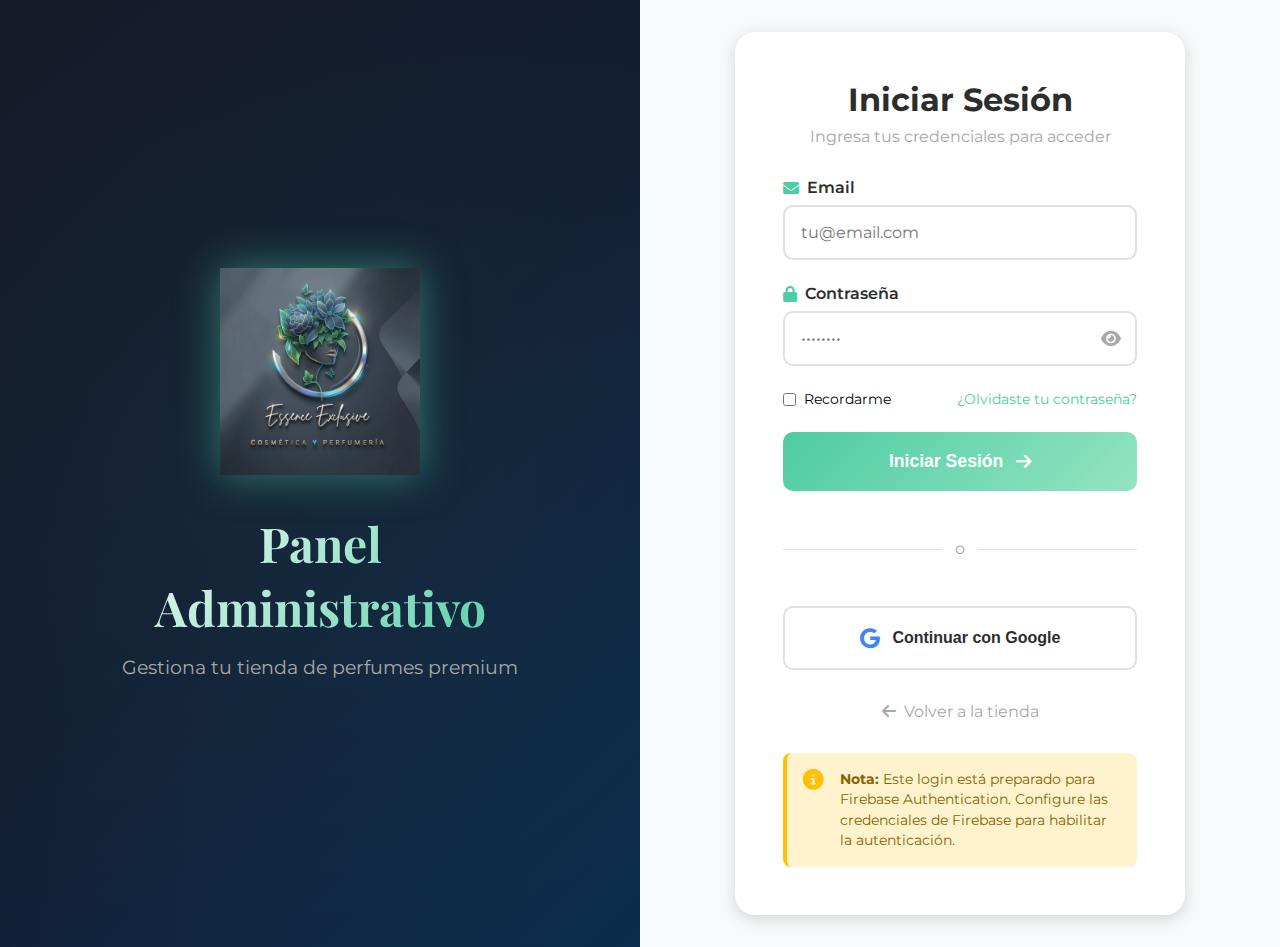
<file: assets/login.html>
<!DOCTYPE html>
<html lang="es">
<head>
    <meta charset="UTF-8">
    <meta name="viewport" content="width=device-width, initial-scale=1.0">
    <title>Login - Admin | Essence Exclusive</title>
    <link rel="stylesheet" href="css/login.css">
    <link rel="preconnect" href="https://fonts.googleapis.com">
    <link rel="preconnect" href="https://fonts.gstatic.com" crossorigin>
    <link href="https://fonts.googleapis.com/css2?family=Montserrat:wght@300;400;500;600;700&family=Playfair+Display:wght@400;500;600;700&display=swap" rel="stylesheet">
    <link rel="stylesheet" href="https://cdnjs.cloudflare.com/ajax/libs/font-awesome/6.4.0/css/all.min.css">
</head>
<body>
    <div class="login-container">
        <div class="login-left">
            <div class="login-bg"></div>
            <div class="login-overlay"></div>
            <div class="login-content">
                <img src="assets/logo_essence2026.png" alt="Essence Exclusive" class="login-logo">
                <h1>Panel Administrativo</h1>
                <p>Gestiona tu tienda de perfumes premium</p>
            </div>
        </div>

        <div class="login-right">
            <div class="login-form-container">
                <div class="login-header">
                    <h2>Iniciar Sesión</h2>
                    <p>Ingresa tus credenciales para acceder</p>
                </div>

                <form id="loginForm" class="login-form">
                    <div class="form-group">
                        <label for="email">
                            <i class="fas fa-envelope"></i>
                            Email
                        </label>
                        <input 
                            type="email" 
                            id="email" 
                            placeholder="tu@email.com" 
                            required
                            autocomplete="email"
                        >
                    </div>

                    <div class="form-group">
                        <label for="password">
                            <i class="fas fa-lock"></i>
                            Contraseña
                        </label>
                        <div class="password-input">
                            <input 
                                type="password" 
                                id="password" 
                                placeholder="••••••••" 
                                required
                                autocomplete="current-password"
                            >
                            <button type="button" class="toggle-password" id="togglePassword">
                                <i class="fas fa-eye"></i>
                            </button>
                        </div>
                    </div>

                    <div class="form-options">
                        <label class="remember-me">
                            <input type="checkbox" id="rememberMe">
                            <span>Recordarme</span>
                        </label>
                        <a href="#" class="forgot-password">¿Olvidaste tu contraseña?</a>
                    </div>

                    <button type="submit" class="btn-login" id="loginBtn">
                        <span>Iniciar Sesión</span>
                        <i class="fas fa-arrow-right"></i>
                    </button>

                    <div class="login-divider">
                        <span>o</span>
                    </div>

                    <button type="button" class="btn-google" id="googleLoginBtn">
                        <i class="fab fa-google"></i>
                        <span>Continuar con Google</span>
                    </button>
                </form>

                <div class="login-footer">
                    <a href="index.html" class="back-to-store">
                        <i class="fas fa-arrow-left"></i>
                        Volver a la tienda
                    </a>
                </div>

                <div class="firebase-note">
                    <i class="fas fa-info-circle"></i>
                    <p><strong>Nota:</strong> Este login está preparado para Firebase Authentication. 
                    Configure las credenciales de Firebase para habilitar la autenticación.</p>
                </div>
            </div>
        </div>
    </div>

    <!-- Loading Overlay -->
    <div class="loading-overlay" id="loadingOverlay">
        <div class="loading-spinner"></div>
        <p>Iniciando sesión...</p>
    </div>

    <!-- Firebase SDK (Comentado hasta configurar) -->
    <!--
    <script type="module">
        // Import the functions you need from the SDKs you need
        import { initializeApp } from "https://www.gstatic.com/firebasejs/10.7.1/firebase-app.js";
        import { getAuth, signInWithEmailAndPassword, signInWithPopup, GoogleAuthProvider } from "https://www.gstatic.com/firebasejs/10.7.1/firebase-auth.js";
        
        // Your web app's Firebase configuration
        const firebaseConfig = {
            apiKey: "YOUR_API_KEY",
            authDomain: "YOUR_AUTH_DOMAIN",
            projectId: "YOUR_PROJECT_ID",
            storageBucket: "YOUR_STORAGE_BUCKET",
            messagingSenderId: "YOUR_MESSAGING_SENDER_ID",
            appId: "YOUR_APP_ID"
        };
        
        // Initialize Firebase
        const app = initializeApp(firebaseConfig);
        const auth = getAuth(app);
        const provider = new GoogleAuthProvider();
        
        // Export for use in login.js
        window.firebaseAuth = auth;
        window.googleProvider = provider;
    </script>
    -->
    
    <script src="login.js"></script>
</body>
</html>
</file>
<file: css/login.css>
/* ========================================
   LOGIN PAGE STYLES
   ======================================== */

* {
    margin: 0;
    padding: 0;
    box-sizing: border-box;
}

:root {
    --primary-color: #4ecca3;
    --primary-dark: #3da88a;
    --dark-bg: #1a1a2e;
    --text-light: #ffffff;
    --text-gray: #a8a8a8;
    --text-dark: #2d2d2d;
    --shadow-md: 0 4px 16px rgba(0, 0, 0, 0.15);
    --transition: all 0.3s ease;
}

body {
    font-family: 'Montserrat', sans-serif;
    overflow: hidden;
}

/* === LOGIN CONTAINER === */
.login-container {
    display: grid;
    grid-template-columns: 1fr 1fr;
    min-height: 100vh;
}

/* === LEFT SIDE === */
.login-left {
    position: relative;
    display: flex;
    align-items: center;
    justify-content: center;
    overflow: hidden;
}

.login-bg {
    position: absolute;
    top: 0;
    left: 0;
    width: 100%;
    height: 100%;
    background: linear-gradient(135deg, var(--dark-bg) 0%, #16213e 50%, #0f3460 100%);
    z-index: 0;
}

.login-bg::before {
    content: '';
    position: absolute;
    top: -50%;
    left: -50%;
    width: 200%;
    height: 200%;
    background: radial-gradient(circle, rgba(78, 204, 163, 0.1) 0%, transparent 70%);
    animation: rotate 30s linear infinite;
}

@keyframes rotate {
    from { transform: rotate(0deg); }
    to { transform: rotate(360deg); }
}

.login-overlay {
    position: absolute;
    top: 0;
    left: 0;
    width: 100%;
    height: 100%;
    background: rgba(0, 0, 0, 0.2);
    z-index: 1;
}

.login-content {
    position: relative;
    z-index: 2;
    text-align: center;
    color: white;
    max-width: 500px;
    padding: 2rem;
}

.login-logo {
    width: 200px;
    margin: 0 auto 2rem;
    filter: drop-shadow(0 0 20px rgba(78, 204, 163, 0.5));
    animation: float 3s ease-in-out infinite;
}

@keyframes float {
    0%, 100% { transform: translateY(0); }
    50% { transform: translateY(-20px); }
}

.login-content h1 {
    font-family: 'Playfair Display', serif;
    font-size: 3rem;
    margin-bottom: 1rem;
    background: linear-gradient(135deg, #fff 0%, var(--primary-color) 100%);
    -webkit-background-clip: text;
    -webkit-text-fill-color: transparent;
    background-clip: text;
}

.login-content p {
    font-size: 1.2rem;
    color: var(--text-gray);
}

/* === RIGHT SIDE === */
.login-right {
    display: flex;
    align-items: center;
    justify-content: center;
    background: #f8f9fa;
    padding: 2rem;
}

.login-form-container {
    width: 100%;
    max-width: 450px;
    background: white;
    padding: 3rem;
    border-radius: 20px;
    box-shadow: var(--shadow-md);
}

.login-header {
    text-align: center;
    margin-bottom: 2rem;
}

.login-header h2 {
    font-size: 2rem;
    color: var(--text-dark);
    margin-bottom: 0.5rem;
}

.login-header p {
    color: var(--text-gray);
}

/* === FORM === */
.login-form {
    display: flex;
    flex-direction: column;
    gap: 1.5rem;
}

.form-group {
    display: flex;
    flex-direction: column;
    gap: 0.5rem;
}

.form-group label {
    display: flex;
    align-items: center;
    gap: 0.5rem;
    color: var(--text-dark);
    font-weight: 600;
}

.form-group label i {
    color: var(--primary-color);
}

.form-group input {
    width: 100%;
    padding: 1rem;
    border: 2px solid #e0e0e0;
    border-radius: 10px;
    font-size: 1rem;
    font-family: inherit;
    transition: var(--transition);
}

.form-group input:focus {
    outline: none;
    border-color: var(--primary-color);
    box-shadow: 0 0 0 3px rgba(78, 204, 163, 0.1);
}

.password-input {
    position: relative;
}

.toggle-password {
    position: absolute;
    right: 1rem;
    top: 50%;
    transform: translateY(-50%);
    background: none;
    border: none;
    color: var(--text-gray);
    cursor: pointer;
    font-size: 1.1rem;
    transition: var(--transition);
}

.toggle-password:hover {
    color: var(--primary-color);
}

.form-options {
    display: flex;
    justify-content: space-between;
    align-items: center;
    font-size: 0.9rem;
}

.remember-me {
    display: flex;
    align-items: center;
    gap: 0.5rem;
    cursor: pointer;
}

.remember-me input {
    width: auto;
    cursor: pointer;
}

.forgot-password {
    color: var(--primary-color);
    text-decoration: none;
    transition: var(--transition);
}

.forgot-password:hover {
    text-decoration: underline;
}

/* === BUTTONS === */
.btn-login {
    width: 100%;
    padding: 1.2rem;
    background: linear-gradient(135deg, var(--primary-color) 0%, #93e4c1 100%);
    color: white;
    border: none;
    border-radius: 10px;
    font-size: 1.1rem;
    font-weight: 700;
    cursor: pointer;
    display: flex;
    align-items: center;
    justify-content: center;
    gap: 0.8rem;
    transition: var(--transition);
}

.btn-login:hover {
    transform: translateY(-2px);
    box-shadow: 0 8px 20px rgba(78, 204, 163, 0.4);
}

.btn-login:active {
    transform: translateY(0);
}

.login-divider {
    text-align: center;
    position: relative;
    margin: 1.5rem 0;
}

.login-divider::before,
.login-divider::after {
    content: '';
    position: absolute;
    top: 50%;
    width: 45%;
    height: 1px;
    background: #e0e0e0;
}

.login-divider::before { left: 0; }
.login-divider::after { right: 0; }

.login-divider span {
    background: white;
    padding: 0 1rem;
    color: var(--text-gray);
}

.btn-google {
    width: 100%;
    padding: 1.2rem;
    background: white;
    color: var(--text-dark);
    border: 2px solid #e0e0e0;
    border-radius: 10px;
    font-size: 1rem;
    font-weight: 600;
    cursor: pointer;
    display: flex;
    align-items: center;
    justify-content: center;
    gap: 0.8rem;
    transition: var(--transition);
}

.btn-google:hover {
    border-color: #4285F4;
    background: #f8f9fa;
}

.btn-google i {
    color: #4285F4;
    font-size: 1.3rem;
}

/* === FOOTER === */
.login-footer {
    margin-top: 2rem;
    text-align: center;
}

.back-to-store {
    display: inline-flex;
    align-items: center;
    gap: 0.5rem;
    color: var(--text-gray);
    text-decoration: none;
    transition: var(--transition);
}

.back-to-store:hover {
    color: var(--primary-color);
}

.firebase-note {
    margin-top: 2rem;
    padding: 1rem;
    background: #fff3cd;
    border-left: 4px solid #ffc107;
    border-radius: 8px;
    display: flex;
    gap: 1rem;
}

.firebase-note i {
    color: #ffc107;
    font-size: 1.3rem;
    flex-shrink: 0;
}

.firebase-note p {
    font-size: 0.85rem;
    color: #856404;
    line-height: 1.5;
}

/* === LOADING OVERLAY === */
.loading-overlay {
    position: fixed;
    top: 0;
    left: 0;
    width: 100%;
    height: 100%;
    background: rgba(0, 0, 0, 0.8);
    display: none;
    align-items: center;
    justify-content: center;
    flex-direction: column;
    gap: 1rem;
    z-index: 9999;
}

.loading-overlay.active {
    display: flex;
}

.loading-spinner {
    width: 50px;
    height: 50px;
    border: 4px solid rgba(78, 204, 163, 0.2);
    border-top-color: var(--primary-color);
    border-radius: 50%;
    animation: spin 1s linear infinite;
}

@keyframes spin {
    to { transform: rotate(360deg); }
}

.loading-overlay p {
    color: white;
    font-size: 1.1rem;
}

/* === RESPONSIVE === */
@media (max-width: 1024px) {
    .login-container {
        grid-template-columns: 1fr;
    }
    
    .login-left {
        display: none;
    }
    
    .login-right {
        min-height: 100vh;
    }
}

@media (max-width: 768px) {
    .login-form-container {
        padding: 2rem;
    }
    
    .login-header h2 {
        font-size: 1.5rem;
    }
    
    .form-options {
        flex-direction: column;
        align-items: flex-start;
        gap: 1rem;
    }
}
</file>
<file: css/styles.css>
/* ============================================
   ESSENCE EXCLUSIVE - STYLES
   Perfumería de Lujo - Argentina
   ============================================ */

/* ============================================
   VARIABLES & RESET
   ============================================ */

:root {
    /* Colors - NOVA PALETA TEAL/VERDE (baseada na logo) */
    --color-primary: #2C4450;              /* Azul petróleo escuro */
    --color-secondary: #3D5A6C;            /* Azul petróleo médio */
    --color-accent: #4ECDC4;               /* Teal/Turquesa principal */
    --color-accent-dark: #2D9B93;          /* Teal escuro */
    --color-accent-light: #6FD9D1;         /* Teal claro */
    --color-green: #88D498;                /* Verde esmeralda */
    --color-green-dark: #5FB871;           /* Verde escuro */
    --color-text: #2C4450;                 /* Texto escuro */
    --color-text-light: #6B8490;           /* Texto médio */
    --color-bg: #FFFFFF;                   /* Branco */
    --color-bg-light: #F5F9F8;             /* Cinza clarinho */
    --color-bg-accent: #E8F4F2;            /* Teal muito claro */
    --color-border: #D4E8E6;               /* Border suave */
    
    /* Gradients - TEAL/VERDE */
    --gradient-gold: linear-gradient(135deg, #4ECDC4 0%, #88D498 100%);
    --gradient-teal: linear-gradient(135deg, #4ECDC4 0%, #2D9B93 100%);
    --gradient-green: linear-gradient(135deg, #88D498 0%, #5FB871 100%);
    --gradient-dark: linear-gradient(135deg, #2C4450 0%, #3D5A6C 100%);
    --gradient-overlay: linear-gradient(180deg, rgba(44,68,80,0.9) 0%, rgba(61,90,108,0.7) 100%);
    --gradient-hero: linear-gradient(135deg, #2C4450 0%, #3D5A6C 50%, #4ECDC4 100%);
    
    /* Spacing */
    --spacing-xs: 0.5rem;
    --spacing-sm: 1rem;
    --spacing-md: 2rem;
    --spacing-lg: 4rem;
    --spacing-xl: 6rem;
    
    /* Typography */
    --font-display: 'Cinzel', serif;
    --font-heading: 'Cormorant Garamond', serif;
    --font-body: 'Montserrat', sans-serif;
    
    /* Transitions */
    --transition-fast: 0.3s ease;
    --transition-base: 0.5s ease;
    --transition-slow: 0.8s ease;
    
    /* Shadows */
    --shadow-sm: 0 2px 8px rgba(0,0,0,0.1);
    --shadow-md: 0 4px 16px rgba(0,0,0,0.15);
    --shadow-lg: 0 8px 32px rgba(0,0,0,0.2);
    --shadow-xl: 0 16px 48px rgba(0,0,0,0.3);
}

* {
    margin: 0;
    padding: 0;
    box-sizing: border-box;
}

html {
    scroll-behavior: smooth;
    font-size: 16px;
}

body {
    font-family: var(--font-body);
    color: var(--color-text);
    background: var(--color-bg);
    line-height: 1.6;
    overflow-x: hidden;
}

img {
    max-width: 100%;
    height: auto;
    display: block;
}

a {
    text-decoration: none;
    color: inherit;
    transition: var(--transition-fast);
}

button {
    border: none;
    background: none;
    cursor: pointer;
    font-family: inherit;
    transition: var(--transition-fast);
}

.container {
    max-width: 1400px;
    margin: 0 auto;
    padding: 0 var(--spacing-md);
}

/* ============================================
   LOADER
   ============================================ */

.loader {
    position: fixed;
    top: 0;
    left: 0;
    width: 100%;
    height: 100%;
    background: var(--color-primary);
    display: flex;
    align-items: center;
    justify-content: center;
    z-index: 10000;
    transition: opacity 0.5s ease, visibility 0.5s ease;
}

.loader.hidden {
    opacity: 0;
    visibility: hidden;
}

.loader-content {
    text-align: center;
}

.loader-logo {
    width: 80px;
    height: 80px;
    margin: 0 auto var(--spacing-md);
    background: var(--gradient-gold);
    border-radius: 50%;
    animation: pulse 1.5s ease-in-out infinite;
}

.loader-text {
    font-family: var(--font-display);
    font-size: 1.5rem;
    color: var(--color-accent);
    letter-spacing: 3px;
    text-transform: uppercase;
}

@keyframes pulse {
    0%, 100% { transform: scale(1); opacity: 1; }
    50% { transform: scale(1.1); opacity: 0.8; }
}

/* ============================================
   HEADER & NAVIGATION
   ============================================ */

.header {
    position: fixed;
    top: 0;
    left: 0;
    width: 100%;
    background: rgba(26, 26, 26, 0.95);
    backdrop-filter: blur(10px);
    z-index: 1000;
    padding: var(--spacing-sm) 0;
    transition: var(--transition-fast);
    border-bottom: 1px solid rgba(212, 175, 55, 0.2);
}

.nav-container {
    max-width: 1400px;
    margin: 0 auto;
    padding: 0 var(--spacing-md);
    display: flex;
    align-items: center;
    justify-content: space-between;
}

.nav-logo {
    flex-shrink: 0;
}

.logo-img {
    height: 50px;
    width: auto;
    transition: var(--transition-fast);
}

.logo-img:hover {
    transform: scale(1.05);
}

.nav-menu {
    display: flex;
    list-style: none;
    gap: var(--spacing-md);
}

.nav-link {
    color: var(--color-bg);
    font-weight: 500;
    font-size: 0.95rem;
    letter-spacing: 1px;
    text-transform: uppercase;
    position: relative;
    padding: 0.5rem 0;
}

.nav-link::after {
    content: '';
    position: absolute;
    bottom: 0;
    left: 0;
    width: 0;
    height: 2px;
    background: var(--gradient-gold);
    transition: var(--transition-fast);
}

.nav-link:hover::after,
.nav-link.active::after {
    width: 100%;
}

.nav-actions {
    display: flex;
    align-items: center;
    gap: var(--spacing-sm);
}

.nav-icon {
    color: var(--color-bg);
    padding: 0.5rem;
    border-radius: 50%;
    transition: var(--transition-fast);
}

.nav-icon:hover {
    background: rgba(212, 175, 55, 0.1);
    color: var(--color-accent);
}

.cart-btn {
    position: relative;
}

.cart-count {
    position: absolute;
    top: 0;
    right: 0;
    background: var(--color-accent);
    color: var(--color-primary);
    font-size: 0.7rem;
    font-weight: 600;
    width: 18px;
    height: 18px;
    border-radius: 50%;
    display: flex;
    align-items: center;
    justify-content: center;
}

.nav-toggle {
    display: none;
    flex-direction: column;
    gap: 4px;
}

.nav-toggle span {
    width: 25px;
    height: 2px;
    background: var(--color-bg);
    transition: var(--transition-fast);
}

/* ============================================
   HERO SECTION
   ============================================ */

.hero {
    position: relative;
    height: 100vh;
    display: flex;
    align-items: center;
    justify-content: center;
    overflow: hidden;
    background: var(--color-primary);
}

.hero-bg {
    position: absolute;
    top: 0;
    left: 0;
    width: 100%;
    height: 100%;
    background: 
        radial-gradient(circle at 20% 50%, rgba(212, 175, 55, 0.1) 0%, transparent 50%),
        radial-gradient(circle at 80% 50%, rgba(212, 175, 55, 0.05) 0%, transparent 50%),
        var(--gradient-dark);
    animation: heroGlow 8s ease-in-out infinite alternate;
}

@keyframes heroGlow {
    0% { opacity: 0.8; }
    100% { opacity: 1; }
}

.hero-content {
    position: relative;
    z-index: 2;
    text-align: center;
    padding: var(--spacing-md);
}

.hero-title {
    font-family: var(--font-display);
    font-size: clamp(3rem, 8vw, 6rem);
    font-weight: 700;
    color: var(--color-bg);
    margin-bottom: var(--spacing-md);
    line-height: 1.1;
    display: flex;
    flex-direction: column;
}

.hero-title-line {
    display: block;
    background: var(--gradient-gold);
    background-clip: text;
    -webkit-background-clip: text;
    -webkit-text-fill-color: transparent;
    animation: fadeInUp 1s ease backwards;
}

.hero-title-line:nth-child(2) {
    animation-delay: 0.2s;
}

@keyframes fadeInUp {
    from {
        opacity: 0;
        transform: translateY(30px);
    }
    to {
        opacity: 1;
        transform: translateY(0);
    }
}

.hero-subtitle {
    font-family: var(--font-heading);
    font-size: clamp(1.2rem, 2vw, 1.8rem);
    color: var(--color-bg);
    margin-bottom: var(--spacing-lg);
    font-weight: 300;
    letter-spacing: 2px;
    animation: fadeInUp 1s ease 0.4s backwards;
}

.hero-scroll {
    position: absolute;
    bottom: var(--spacing-lg);
    left: 50%;
    transform: translateX(-50%);
    z-index: 2;
}

.scroll-indicator {
    width: 2px;
    height: 60px;
    background: linear-gradient(to bottom, var(--color-accent), transparent);
    animation: scrollMove 2s ease-in-out infinite;
}

@keyframes scrollMove {
    0%, 100% { transform: translateY(0); opacity: 1; }
    50% { transform: translateY(20px); opacity: 0.3; }
}

/* ============================================
   BUTTONS
   ============================================ */

.btn {
    display: inline-block;
    padding: 1rem 2.5rem;
    font-weight: 600;
    text-transform: uppercase;
    letter-spacing: 1.5px;
    border-radius: 0;
    transition: all var(--transition-fast);
    position: relative;
    overflow: hidden;
    font-size: 0.9rem;
}

.btn::before {
    content: '';
    position: absolute;
    top: 0;
    left: -100%;
    width: 100%;
    height: 100%;
    background: rgba(255, 255, 255, 0.1);
    transition: var(--transition-fast);
}

.btn:hover::before {
    left: 100%;
}

.btn-primary {
    background: transparent;
    color: var(--color-bg);
    border: 2px solid var(--color-accent);
}

.btn-primary:hover {
    background: var(--color-accent);
    color: var(--color-primary);
    transform: translateY(-2px);
    box-shadow: 0 8px 16px rgba(212, 175, 55, 0.3);
}

.btn-gold {
    background: var(--gradient-gold);
    color: var(--color-primary);
    border: none;
    font-weight: 700;
}

.btn-gold:hover {
    transform: translateY(-2px);
    box-shadow: var(--shadow-lg);
}

.btn-large {
    padding: 1.2rem 3rem;
    font-size: 1rem;
}

.btn-block {
    width: 100%;
    text-align: center;
}

.btn-link {
    color: var(--color-accent);
    font-weight: 600;
    font-size: 1rem;
    display: inline-flex;
    align-items: center;
    gap: 0.5rem;
    transition: var(--transition-fast);
}

.btn-link:hover {
    gap: 1rem;
    color: var(--color-accent-dark);
}

/* ============================================
   ULTRA FEATURED PRODUCT - QAED AL FURSAN
   ============================================ */

.ultra-featured {
    position: relative;
    padding: var(--spacing-xl) 0;
    background: var(--gradient-dark);
    overflow: hidden;
}

.ultra-featured-bg {
    position: absolute;
    top: 0;
    left: 0;
    width: 100%;
    height: 100%;
    background: 
        radial-gradient(circle at 20% 50%, rgba(78, 205, 196, 0.15) 0%, transparent 50%),
        radial-gradient(circle at 80% 50%, rgba(136, 212, 152, 0.15) 0%, transparent 50%);
    animation: bgPulse 8s ease-in-out infinite alternate;
}

@keyframes bgPulse {
    0% { opacity: 0.5; }
    100% { opacity: 1; }
}

.ultra-featured-container {
    max-width: 1400px;
    margin: 0 auto;
    padding: 0 var(--spacing-md);
    display: grid;
    grid-template-columns: 1fr 1fr;
    gap: 4rem;
    align-items: center;
    position: relative;
    z-index: 2;
}

.ultra-featured-content {
    padding: 2rem 0;
}

.ultra-label {
    display: inline-block;
    padding: 0.5rem 1.5rem;
    background: var(--gradient-teal);
    color: white;
    font-size: 0.75rem;
    font-weight: 700;
    text-transform: uppercase;
    letter-spacing: 3px;
    border-radius: 30px;
    margin-bottom: 2rem;
    box-shadow: 0 4px 16px rgba(78, 205, 196, 0.4);
}

.ultra-title {
    font-family: var(--font-display);
    font-weight: 900;
    line-height: 0.9;
    margin-bottom: 1rem;
    display: flex;
    flex-direction: column;
}

.ultra-title-line {
    font-size: clamp(3.5rem, 8vw, 6rem);
    background: var(--gradient-gold);
    background-clip: text;
    -webkit-background-clip: text;
    -webkit-text-fill-color: transparent;
    text-shadow: 0 0 40px rgba(78, 205, 196, 0.3);
}

.ultra-subtitle {
    font-family: var(--font-heading);
    font-size: 2rem;
    color: var(--color-accent-light);
    font-style: italic;
    margin-bottom: 2rem;
}

.ultra-description {
    font-size: 1.15rem;
    line-height: 1.8;
    color: rgba(255, 255, 255, 0.9);
    margin-bottom: 2rem;
}

.ultra-features {
    display: flex;
    flex-direction: column;
    gap: 1rem;
    margin-bottom: 3rem;
}

.ultra-feature {
    display: flex;
    align-items: center;
    gap: 1rem;
    color: white;
    font-size: 0.95rem;
}

.ultra-feature svg {
    color: var(--color-accent);
    flex-shrink: 0;
}

.ultra-price-section {
    display: flex;
    flex-direction: column;
    gap: 2rem;
}

.ultra-price {
    display: flex;
    align-items: flex-start;
    gap: 0.5rem;
}

.ultra-currency {
    font-family: var(--font-display);
    font-size: 2rem;
    font-weight: 700;
    color: var(--color-accent);
    margin-top: 0.5rem;
}

.ultra-amount {
    font-family: var(--font-display);
    font-size: 4.5rem;
    font-weight: 900;
    line-height: 1;
    background: var(--gradient-gold);
    background-clip: text;
    -webkit-background-clip: text;
    -webkit-text-fill-color: transparent;
}

.ultra-actions {
    display: flex;
    gap: 1rem;
    flex-wrap: wrap;
}

.btn-ultra-primary {
    padding: 1.2rem 2.5rem;
    background: var(--gradient-teal);
    color: white;
    border: none;
    font-weight: 600;
    font-size: 1rem;
    display: inline-flex;
    align-items: center;
    gap: 0.75rem;
    box-shadow: 0 8px 24px rgba(78, 205, 196, 0.4);
    transition: all var(--transition-fast);
}

.btn-ultra-primary:hover {
    transform: translateY(-3px);
    box-shadow: 0 12px 32px rgba(78, 205, 196, 0.6);
}

.btn-ultra-secondary {
    padding: 1.2rem 2.5rem;
    background: transparent;
    color: var(--color-accent);
    border: 2px solid var(--color-accent);
    font-weight: 600;
    font-size: 1rem;
    display: inline-flex;
    align-items: center;
    gap: 0.75rem;
    transition: all var(--transition-fast);
}

.btn-ultra-secondary:hover {
    background: var(--color-accent);
    color: white;
    transform: translateY(-3px);
}

/* Ultra Featured Image */
.ultra-featured-image {
    position: relative;
    height: 600px;
    display: flex;
    align-items: center;
    justify-content: center;
}

.ultra-image-glow {
    position: absolute;
    width: 80%;
    height: 80%;
    background: radial-gradient(circle, rgba(78, 205, 196, 0.3), transparent 70%);
    filter: blur(60px);
    animation: glowPulseUltra 4s ease-in-out infinite;
}

@keyframes glowPulseUltra {
    0%, 100% { transform: scale(1); opacity: 0.5; }
    50% { transform: scale(1.2); opacity: 0.8; }
}

.ultra-image-container {
    position: relative;
    width: 100%;
    max-width: 500px;
    height: 100%;
    display: flex;
    align-items: center;
    justify-content: center;
    z-index: 2;
}

.ultra-badge {
    position: absolute;
    top: 20px;
    left: 50%;
    transform: translateX(-50%);
    background: var(--gradient-green);
    color: white;
    padding: 0.8rem 2rem;
    font-size: 0.75rem;
    font-weight: 700;
    text-transform: uppercase;
    letter-spacing: 2px;
    border-radius: 30px;
    z-index: 10;
    box-shadow: 0 4px 16px rgba(136, 212, 152, 0.5);
    animation: badgeBounce 2s ease-in-out infinite;
}

@keyframes badgeBounce {
    0%, 100% { transform: translateX(-50%) translateY(0); }
    50% { transform: translateX(-50%) translateY(-10px); }
}

.ultra-image {
    width: 100%;
    height: auto;
    object-fit: contain;
    filter: drop-shadow(0 20px 40px rgba(0, 0, 0, 0.5));
    animation: ultraFloat 6s ease-in-out infinite;
    position: relative;
    z-index: 3;
}

@keyframes ultraFloat {
    0%, 100% { transform: translateY(0) rotate(0deg); }
    50% { transform: translateY(-30px) rotate(2deg); }
}

.ultra-image-shine {
    position: absolute;
    top: -50%;
    left: -50%;
    width: 200%;
    height: 200%;
    background: linear-gradient(
        45deg,
        transparent 30%,
        rgba(255, 255, 255, 0.2) 50%,
        transparent 70%
    );
    animation: ultraShine 6s infinite;
    pointer-events: none;
}

@keyframes ultraShine {
    0% { transform: translate(-100%, -100%); }
    100% { transform: translate(100%, 100%); }
}

.ultra-particles {
    position: absolute;
    width: 100%;
    height: 100%;
    pointer-events: none;
}

.ultra-particle {
    position: absolute;
    width: 6px;
    height: 6px;
    background: var(--color-accent);
    border-radius: 50%;
    box-shadow: 0 0 10px var(--color-accent);
    animation: particleUltraFloat 8s ease-in-out infinite;
}

.ultra-particle:nth-child(1) {
    top: 15%;
    left: 10%;
    animation-delay: 0s;
}

.ultra-particle:nth-child(2) {
    top: 35%;
    right: 15%;
    animation-delay: 1.5s;
}

.ultra-particle:nth-child(3) {
    bottom: 25%;
    left: 20%;
    animation-delay: 3s;
}

.ultra-particle:nth-child(4) {
    top: 55%;
    right: 25%;
    animation-delay: 4.5s;
}

.ultra-particle:nth-child(5) {
    bottom: 15%;
    right: 10%;
    animation-delay: 6s;
}

.ultra-particle:nth-child(6) {
    top: 70%;
    left: 30%;
    animation-delay: 7.5s;
}

@keyframes particleUltraFloat {
    0%, 100% { 
        transform: translateY(0) scale(1); 
        opacity: 0.3; 
    }
    50% { 
        transform: translateY(-60px) scale(1.5); 
        opacity: 1; 
    }
}

/* ============================================
   SHOP / PRODUCTS SECTION
   ============================================ */

.shop {
    padding: var(--spacing-xl) 0;
    background: white;
}

.products-grid {
    display: grid;
    grid-template-columns: repeat(auto-fill, minmax(320px, 1fr));
    gap: var(--spacing-lg);
    margin-top: var(--spacing-lg);
}

.product-card {
    position: relative;
    background: white;
    border-radius: 12px;
    overflow: hidden;
    box-shadow: var(--shadow-sm);
    transition: all var(--transition-base);
    display: flex;
    flex-direction: column;
}

.product-card:hover {
    transform: translateY(-10px);
    box-shadow: var(--shadow-xl);
}

.product-badge {
    position: absolute;
    top: var(--spacing-sm);
    right: var(--spacing-sm);
    background: var(--gradient-gold);
    color: var(--color-primary);
    padding: 0.4rem 1rem;
    font-size: 0.75rem;
    font-weight: 700;
    text-transform: uppercase;
    letter-spacing: 1px;
    border-radius: 20px;
    z-index: 2;
    box-shadow: var(--shadow-md);
}

.product-badge.new {
    background: linear-gradient(135deg, #667eea 0%, #764ba2 100%);
    color: white;
}

.product-link {
    display: block;
    text-decoration: none;
}

.product-image {
    position: relative;
    width: 100%;
    height: 380px;
    overflow: hidden;
    background: var(--color-bg-light);
}

.product-image img {
    width: 100%;
    height: 100%;
    object-fit: cover;
    transition: var(--transition-slow);
}

.product-card:hover .product-image img {
    transform: scale(1.1);
}

.product-placeholder {
    width: 100%;
    height: 100%;
    display: flex;
    align-items: center;
    justify-content: center;
    position: relative;
}

.product-placeholder::after {
    content: '';
    position: absolute;
    width: 60%;
    height: 60%;
    background: rgba(255, 255, 255, 0.1);
    border-radius: 50%;
    backdrop-filter: blur(20px);
}

.product-overlay {
    position: absolute;
    top: 0;
    left: 0;
    width: 100%;
    height: 100%;
    background: rgba(26, 26, 26, 0.9);
    display: flex;
    align-items: center;
    justify-content: center;
    opacity: 0;
    transition: var(--transition-base);
}

.product-card:hover .product-overlay {
    opacity: 1;
}

.quick-view {
    color: var(--color-accent);
    font-family: var(--font-display);
    font-size: 1.1rem;
    font-weight: 600;
    text-transform: uppercase;
    letter-spacing: 2px;
    transform: translateY(20px);
    transition: var(--transition-base);
}

.product-card:hover .quick-view {
    transform: translateY(0);
}

.product-info {
    padding: var(--spacing-md);
    flex: 1;
    display: flex;
    flex-direction: column;
}

.product-name {
    font-family: var(--font-display);
    font-size: 1.4rem;
    font-weight: 700;
    color: var(--color-primary);
    margin-bottom: 0.5rem;
    line-height: 1.3;
}

.product-category {
    font-size: 0.9rem;
    color: var(--color-text-light);
    font-style: italic;
    margin-bottom: var(--spacing-sm);
}

.product-rating {
    display: flex;
    align-items: center;
    gap: 0.5rem;
    margin-bottom: var(--spacing-sm);
}

.stars,
.stars-large {
    color: var(--color-accent);
    font-size: 0.9rem;
    letter-spacing: 2px;
}

.stars-large {
    font-size: 1.5rem;
}

.rating-count,
.rating-text {
    font-size: 0.85rem;
    color: var(--color-text-light);
}

.rating-text {
    font-size: 1rem;
}

.product-footer {
    display: flex;
    justify-content: space-between;
    align-items: center;
    margin-top: auto;
    padding-top: var(--spacing-sm);
    border-top: 1px solid var(--color-border);
}

.product-price {
    display: flex;
    flex-direction: column;
    gap: 0.25rem;
}

.price-current {
    font-family: var(--font-display);
    font-size: 1.8rem;
    font-weight: 700;
    color: var(--color-accent);
    line-height: 1;
}

.btn-add-cart {
    display: flex;
    align-items: center;
    gap: 0.5rem;
    padding: 0.8rem 1.5rem;
    background: var(--color-primary);
    color: white;
    border: none;
    border-radius: 4px;
    font-weight: 600;
    font-size: 0.9rem;
    transition: var(--transition-fast);
    cursor: pointer;
}

.btn-add-cart:hover {
    background: var(--color-accent);
    color: var(--color-primary);
    transform: translateY(-2px);
    box-shadow: var(--shadow-md);
}

/* Featured Banner */
.featured-banner {
    padding: var(--spacing-xl) 0;
    background: linear-gradient(135deg, 
        rgba(26, 26, 26, 0.95) 0%, 
        rgba(45, 45, 45, 0.95) 100%
    ),
    url('data:image/svg+xml,<svg xmlns="http://www.w3.org/2000/svg" viewBox="0 0 100 100"><rect fill="%23d4af37" opacity="0.03" width="100" height="100"/></svg>');
    position: relative;
    overflow: hidden;
}

.featured-banner::before {
    content: '';
    position: absolute;
    top: 0;
    left: -100%;
    width: 200%;
    height: 100%;
    background: linear-gradient(
        90deg,
        transparent,
        rgba(212, 175, 55, 0.1),
        transparent
    );
    animation: shimmer 3s infinite;
}

@keyframes shimmer {
    0% { left: -100%; }
    100% { left: 100%; }
}

.featured-banner-content {
    max-width: 1400px;
    margin: 0 auto;
    padding: var(--spacing-xl) var(--spacing-md);
    text-align: center;
}

.featured-banner-label {
    display: inline-block;
    font-size: 0.85rem;
    text-transform: uppercase;
    letter-spacing: 3px;
    color: var(--color-accent);
    margin-bottom: var(--spacing-sm);
    font-weight: 600;
}

.featured-banner-text h2 {
    font-family: var(--font-display);
    font-size: clamp(2.5rem, 5vw, 4rem);
    font-weight: 700;
    color: var(--color-accent);
    margin-bottom: var(--spacing-sm);
    text-shadow: 0 2px 20px rgba(212, 175, 55, 0.3);
}

.featured-banner-text p {
    font-family: var(--font-heading);
    font-size: 1.2rem;
    color: rgba(255, 255, 255, 0.9);
    margin-bottom: var(--spacing-lg);
    font-style: italic;
}

/* ============================================
   FEATURED PRODUCT
   ============================================ */

.featured-product {
    position: relative;
    padding: var(--spacing-xl) 0;
    background: var(--color-bg-light);
    overflow: hidden;
}

.featured-bg {
    position: absolute;
    top: 0;
    left: 0;
    width: 100%;
    height: 100%;
    opacity: 0.03;
}

.featured-pattern {
    width: 100%;
    height: 100%;
    background-image: 
        repeating-linear-gradient(45deg, var(--color-accent) 0, var(--color-accent) 1px, transparent 0, transparent 50%),
        repeating-linear-gradient(-45deg, var(--color-accent) 0, var(--color-accent) 1px, transparent 0, transparent 50%);
    background-size: 20px 20px;
    animation: patternMove 60s linear infinite;
}

@keyframes patternMove {
    from { background-position: 0 0; }
    to { background-position: 100px 100px; }
}

.featured-content {
    position: relative;
    display: grid;
    grid-template-columns: 1fr 1fr;
    gap: var(--spacing-xl);
    align-items: center;
}

.featured-image {
    position: relative;
}

.featured-image-wrapper {
    position: relative;
    border-radius: 8px;
    overflow: hidden;
    box-shadow: var(--shadow-xl);
    animation: float 6s ease-in-out infinite;
}

@keyframes float {
    0%, 100% { transform: translateY(0); }
    50% { transform: translateY(-20px); }
}

.product-img {
    width: 100%;
    height: auto;
    display: block;
    transition: var(--transition-slow);
}

.featured-image-wrapper:hover .product-img {
    transform: scale(1.05);
}

.featured-badge {
    position: absolute;
    top: var(--spacing-md);
    right: var(--spacing-md);
    background: var(--gradient-gold);
    color: var(--color-primary);
    padding: 0.5rem 1.5rem;
    font-family: var(--font-display);
    font-weight: 600;
    font-size: 0.9rem;
    letter-spacing: 2px;
    text-transform: uppercase;
    box-shadow: var(--shadow-md);
    animation: badgePulse 2s ease-in-out infinite;
}

@keyframes badgePulse {
    0%, 100% { transform: scale(1); }
    50% { transform: scale(1.05); }
}

.featured-accents {
    position: absolute;
    width: 100%;
    height: 100%;
    top: 0;
    left: 0;
    pointer-events: none;
}

.accent {
    position: absolute;
    border-radius: 50%;
    background: radial-gradient(circle, rgba(212, 175, 55, 0.3), transparent);
    animation: accentFloat 8s ease-in-out infinite;
}

.accent-1 {
    width: 200px;
    height: 200px;
    top: -50px;
    left: -50px;
}

.accent-2 {
    width: 150px;
    height: 150px;
    bottom: -30px;
    right: -30px;
    animation-delay: 2s;
}

.accent-3 {
    width: 100px;
    height: 100px;
    top: 50%;
    left: -20px;
    animation-delay: 4s;
}

@keyframes accentFloat {
    0%, 100% { transform: translate(0, 0) scale(1); opacity: 0.5; }
    50% { transform: translate(20px, -20px) scale(1.2); opacity: 0.8; }
}

.featured-info {
    padding: var(--spacing-md);
}

.featured-label {
    font-size: 0.85rem;
    text-transform: uppercase;
    letter-spacing: 3px;
    color: var(--color-accent);
    font-weight: 600;
    margin-bottom: var(--spacing-sm);
}

.featured-title {
    font-family: var(--font-display);
    font-size: clamp(2.5rem, 5vw, 4rem);
    font-weight: 700;
    color: var(--color-primary);
    margin-bottom: var(--spacing-xs);
    line-height: 1.2;
}

.featured-subtitle {
    font-family: var(--font-heading);
    font-size: 1.5rem;
    color: var(--color-text-light);
    font-style: italic;
    margin-bottom: var(--spacing-md);
}

.featured-description {
    font-size: 1.05rem;
    line-height: 1.8;
    color: var(--color-text);
    margin-bottom: var(--spacing-lg);
}

.featured-notes {
    display: flex;
    flex-direction: column;
    gap: var(--spacing-md);
    margin-bottom: var(--spacing-lg);
    padding: var(--spacing-md);
    background: white;
    border-radius: 8px;
    box-shadow: var(--shadow-sm);
}

.note {
    display: flex;
    gap: var(--spacing-sm);
    align-items: flex-start;
}

.note-icon {
    font-size: 1.8rem;
    flex-shrink: 0;
}

.note-text {
    display: flex;
    flex-direction: column;
    gap: 0.25rem;
}

.note-text strong {
    font-family: var(--font-display);
    font-size: 0.95rem;
    color: var(--color-primary);
    text-transform: uppercase;
    letter-spacing: 1px;
}

.note-text span {
    font-size: 0.9rem;
    color: var(--color-text-light);
}

.featured-purchase {
    display: flex;
    align-items: center;
    gap: var(--spacing-md);
    margin-bottom: var(--spacing-md);
    flex-wrap: wrap;
}

.price-box {
    display: flex;
    flex-direction: column;
    gap: 0.25rem;
}

.price-label {
    font-size: 0.85rem;
    text-transform: uppercase;
    letter-spacing: 2px;
    color: var(--color-text-light);
}

.price {
    font-family: var(--font-display);
    font-size: 2.5rem;
    font-weight: 700;
    color: var(--color-accent);
    line-height: 1;
}

.featured-details {
    display: flex;
    flex-direction: column;
    gap: var(--spacing-sm);
    padding-top: var(--spacing-md);
    border-top: 1px solid var(--color-border);
}

.detail-item {
    display: flex;
    align-items: center;
    gap: var(--spacing-sm);
    color: var(--color-text-light);
    font-size: 0.95rem;
}

.detail-item svg {
    color: var(--color-accent);
    flex-shrink: 0;
}

/* ============================================
   COLLECTIONS
   ============================================ */

.collections {
    padding: var(--spacing-xl) 0;
    background: white;
}

.section-header {
    text-align: center;
    margin-bottom: var(--spacing-xl);
}

.section-title {
    font-family: var(--font-display);
    font-size: clamp(2rem, 4vw, 3.5rem);
    font-weight: 700;
    color: var(--color-primary);
    margin-bottom: var(--spacing-sm);
}

.section-subtitle {
    font-family: var(--font-heading);
    font-size: 1.2rem;
    color: var(--color-text-light);
    font-style: italic;
}

.collections-grid {
    display: grid;
    grid-template-columns: repeat(auto-fit, minmax(350px, 1fr));
    gap: var(--spacing-md);
}

.collection-card {
    position: relative;
    height: 500px;
    border-radius: 8px;
    overflow: hidden;
    cursor: pointer;
    transition: var(--transition-base);
    box-shadow: var(--shadow-md);
}

.collection-card:hover {
    transform: translateY(-10px);
    box-shadow: var(--shadow-xl);
}

.collection-image {
    width: 100%;
    height: 100%;
    position: relative;
}

.collection-card:nth-child(1) .collection-image {
    background: linear-gradient(135deg, #8b4513 0%, #d4af37 100%);
}

.collection-card:nth-child(2) .collection-image {
    background: linear-gradient(135deg, #ff69b4 0%, #ffc0cb 100%);
}

.collection-card:nth-child(3) .collection-image {
    background: linear-gradient(135deg, #2f4f4f 0%, #8b7355 100%);
}

.collection-overlay {
    position: absolute;
    top: 0;
    left: 0;
    width: 100%;
    height: 100%;
    background: var(--gradient-overlay);
    transition: var(--transition-base);
}

.collection-card:hover .collection-overlay {
    opacity: 0.9;
}

.collection-content {
    position: absolute;
    bottom: 0;
    left: 0;
    width: 100%;
    padding: var(--spacing-lg);
    color: white;
    transform: translateY(0);
    transition: var(--transition-base);
}

.collection-card:hover .collection-content {
    transform: translateY(-20px);
}

.collection-content h3 {
    font-family: var(--font-display);
    font-size: 2rem;
    margin-bottom: var(--spacing-sm);
    color: var(--color-accent);
}

.collection-content p {
    font-size: 1rem;
    line-height: 1.6;
    margin-bottom: var(--spacing-md);
    opacity: 0.9;
}

/* ============================================
   ABOUT SECTION
   ============================================ */

.about {
    padding: var(--spacing-xl) 0;
    background: var(--color-primary);
    color: white;
}

.about-content {
    display: grid;
    grid-template-columns: 1fr 1fr;
    gap: var(--spacing-xl);
    align-items: center;
}

.about-text .section-title {
    color: var(--color-accent);
    text-align: left;
    margin-bottom: var(--spacing-md);
}

.about-description {
    font-size: 1.1rem;
    line-height: 1.8;
    margin-bottom: var(--spacing-md);
    color: rgba(255, 255, 255, 0.9);
}

.about-features {
    display: flex;
    flex-direction: column;
    gap: var(--spacing-sm);
    margin-top: var(--spacing-lg);
}

.feature {
    display: flex;
    align-items: center;
    gap: var(--spacing-sm);
    padding: var(--spacing-sm);
    background: rgba(212, 175, 55, 0.1);
    border-left: 3px solid var(--color-accent);
    border-radius: 4px;
}

.feature-icon {
    width: 24px;
    height: 24px;
    background: var(--gradient-gold);
    border-radius: 50%;
    display: flex;
    align-items: center;
    justify-content: center;
    color: var(--color-primary);
    font-weight: 700;
    flex-shrink: 0;
}

.feature-text {
    font-size: 1rem;
    font-weight: 500;
}

.about-image-wrapper {
    position: relative;
    width: 100%;
    height: 500px;
    background: var(--gradient-gold);
    border-radius: 8px;
    box-shadow: var(--shadow-xl);
}

.about-decoration {
    position: absolute;
    top: 50%;
    left: 50%;
    transform: translate(-50%, -50%);
    width: 80%;
    height: 80%;
    border: 2px solid rgba(255, 255, 255, 0.3);
    border-radius: 8px;
    animation: decorationRotate 20s linear infinite;
}

@keyframes decorationRotate {
    from { transform: translate(-50%, -50%) rotate(0deg); }
    to { transform: translate(-50%, -50%) rotate(360deg); }
}

/* ============================================
   CONTACT SECTION
   ============================================ */

.contact {
    padding: var(--spacing-xl) 0;
    background: var(--color-bg-light);
}

.contact-content {
    display: grid;
    grid-template-columns: 1fr 1fr;
    gap: var(--spacing-xl);
}

.contact-info .section-title {
    text-align: left;
    margin-bottom: var(--spacing-md);
}

.contact-text {
    font-size: 1.1rem;
    line-height: 1.8;
    color: var(--color-text);
    margin-bottom: var(--spacing-lg);
}

.contact-methods {
    display: flex;
    flex-direction: column;
    gap: var(--spacing-md);
}

.contact-method {
    display: flex;
    align-items: flex-start;
    gap: var(--spacing-sm);
    padding: var(--spacing-md);
    background: white;
    border-radius: 8px;
    box-shadow: var(--shadow-sm);
    transition: var(--transition-fast);
}

.contact-method:hover {
    transform: translateX(10px);
    box-shadow: var(--shadow-md);
}

.contact-method svg {
    color: var(--color-accent);
    flex-shrink: 0;
    margin-top: 0.25rem;
}

.contact-method div {
    display: flex;
    flex-direction: column;
    gap: 0.25rem;
}

.contact-method strong {
    font-family: var(--font-display);
    font-size: 1rem;
    color: var(--color-primary);
    text-transform: uppercase;
    letter-spacing: 1px;
}

.contact-method span {
    font-size: 0.95rem;
    color: var(--color-text-light);
}

/* Form Styles */
.contact-form {
    background: white;
    padding: var(--spacing-lg);
    border-radius: 8px;
    box-shadow: var(--shadow-md);
}

.form-group {
    position: relative;
    margin-bottom: var(--spacing-md);
}

.form-input {
    width: 100%;
    padding: 1rem;
    font-family: var(--font-body);
    font-size: 1rem;
    border: 2px solid var(--color-border);
    border-radius: 4px;
    background: transparent;
    transition: var(--transition-fast);
}

.form-input:focus {
    outline: none;
    border-color: var(--color-accent);
}

.form-input:focus + .form-label,
.form-input:not(:placeholder-shown) + .form-label {
    top: -10px;
    left: 12px;
    font-size: 0.85rem;
    color: var(--color-accent);
    background: white;
    padding: 0 0.5rem;
}

.form-label {
    position: absolute;
    top: 1rem;
    left: 1rem;
    font-size: 1rem;
    color: var(--color-text-light);
    pointer-events: none;
    transition: var(--transition-fast);
}

.form-textarea {
    min-height: 150px;
    resize: vertical;
}

/* ============================================
   FOOTER
   ============================================ */

.footer {
    background: var(--color-primary);
    color: white;
    padding: var(--spacing-xl) 0 var(--spacing-md);
}

.footer-content {
    display: grid;
    grid-template-columns: 2fr 1fr 1fr;
    gap: var(--spacing-xl);
    margin-bottom: var(--spacing-lg);
}

.footer-logo {
    height: 60px;
    margin-bottom: var(--spacing-sm);
}

.footer-tagline {
    font-family: var(--font-heading);
    font-size: 1rem;
    color: var(--color-accent);
    font-style: italic;
}

.footer-links h4,
.footer-social h4 {
    font-family: var(--font-display);
    font-size: 1.1rem;
    color: var(--color-accent);
    margin-bottom: var(--spacing-sm);
    text-transform: uppercase;
    letter-spacing: 2px;
}

.footer-links ul {
    list-style: none;
    display: flex;
    flex-direction: column;
    gap: var(--spacing-xs);
}

.footer-links a {
    color: rgba(255, 255, 255, 0.8);
    transition: var(--transition-fast);
}

.footer-links a:hover {
    color: var(--color-accent);
    padding-left: 0.5rem;
}

.social-links {
    display: flex;
    gap: var(--spacing-sm);
}

.social-link {
    width: 40px;
    height: 40px;
    border-radius: 50%;
    background: rgba(212, 175, 55, 0.1);
    display: flex;
    align-items: center;
    justify-content: center;
    color: var(--color-accent);
    transition: var(--transition-fast);
}

.social-link:hover {
    background: var(--color-accent);
    color: var(--color-primary);
    transform: translateY(-5px);
}

.footer-bottom {
    text-align: center;
    padding-top: var(--spacing-md);
    border-top: 1px solid rgba(212, 175, 55, 0.2);
    color: rgba(255, 255, 255, 0.6);
    font-size: 0.9rem;
}

/* ============================================
   CART SIDEBAR
   ============================================ */

.cart-sidebar {
    position: fixed;
    top: 0;
    right: -450px;
    width: 450px;
    height: 100%;
    background: white;
    box-shadow: var(--shadow-xl);
    z-index: 2000;
    transition: var(--transition-base);
    display: flex;
    flex-direction: column;
}

.cart-sidebar.active {
    right: 0;
}

.cart-header {
    display: flex;
    justify-content: space-between;
    align-items: center;
    padding: var(--spacing-md);
    border-bottom: 1px solid var(--color-border);
    background: var(--color-primary);
    color: white;
}

.cart-header h3 {
    font-family: var(--font-display);
    font-size: 1.5rem;
    color: var(--color-accent);
}

.cart-close {
    color: white;
    padding: 0.5rem;
    border-radius: 50%;
    transition: var(--transition-fast);
}

.cart-close:hover {
    background: rgba(212, 175, 55, 0.2);
    color: var(--color-accent);
}

.cart-items {
    flex: 1;
    overflow-y: auto;
    padding: var(--spacing-md);
}

.cart-empty {
    display: flex;
    flex-direction: column;
    align-items: center;
    justify-content: center;
    height: 100%;
    color: var(--color-text-light);
}

.cart-empty svg {
    margin-bottom: var(--spacing-md);
    opacity: 0.3;
}

.cart-item {
    display: flex;
    gap: var(--spacing-sm);
    padding: var(--spacing-md);
    border-bottom: 1px solid var(--color-border);
    animation: slideIn 0.3s ease;
}

@keyframes slideIn {
    from {
        opacity: 0;
        transform: translateX(20px);
    }
    to {
        opacity: 1;
        transform: translateX(0);
    }
}

.cart-item-info {
    flex: 1;
}

.cart-item-name {
    font-family: var(--font-display);
    font-size: 1rem;
    font-weight: 600;
    margin-bottom: 0.25rem;
}

.cart-item-price {
    color: var(--color-accent);
    font-weight: 600;
    font-size: 1.1rem;
}

.cart-item-quantity {
    font-size: 0.9rem;
    color: var(--color-text-light);
    margin-top: 0.25rem;
}

.cart-item-remove {
    color: var(--color-text-light);
    padding: 0.25rem;
    transition: var(--transition-fast);
}

.cart-item-remove:hover {
    color: #e74c3c;
}

.cart-shipping {
    padding: var(--spacing-md);
    border-top: 1px solid var(--color-border);
    background: var(--color-bg-light);
}

.btn-calculate-shipping {
    width: 100%;
    padding: 0.8rem;
    background: white;
    border: 2px dashed var(--color-accent);
    color: var(--color-accent);
    font-weight: 600;
    border-radius: 4px;
    display: flex;
    align-items: center;
    justify-content: center;
    gap: 0.5rem;
    transition: var(--transition-fast);
}

.btn-calculate-shipping:hover {
    background: var(--color-accent);
    color: white;
    border-style: solid;
}

.shipping-details {
    display: flex;
    justify-content: space-between;
    align-items: center;
    padding: var(--spacing-sm);
    background: white;
    border-radius: 4px;
    margin-top: var(--spacing-sm);
}

.shipping-info-cart {
    display: flex;
    justify-content: space-between;
    width: 100%;
    font-weight: 600;
}

.shipping-info-cart span:last-child {
    color: var(--color-accent);
}

.btn-link-small {
    color: var(--color-text-light);
    font-size: 0.85rem;
    text-decoration: underline;
    margin-left: var(--spacing-sm);
}

.btn-link-small:hover {
    color: var(--color-accent);
}

.cart-footer {
    padding: var(--spacing-md);
    border-top: 2px solid var(--color-border);
    background: var(--color-bg-light);
}

.cart-totals {
    display: flex;
    flex-direction: column;
    gap: var(--spacing-sm);
    margin-bottom: var(--spacing-md);
}

.cart-subtotal,
.cart-shipping-total {
    display: flex;
    justify-content: space-between;
    align-items: center;
    font-size: 1rem;
    color: var(--color-text-light);
}

.cart-total {
    display: flex;
    justify-content: space-between;
    align-items: center;
    font-size: 1.3rem;
    font-weight: 600;
    padding-top: var(--spacing-sm);
    border-top: 1px solid var(--color-border);
}

.cart-total span:last-child {
    color: var(--color-accent);
    font-family: var(--font-display);
    font-size: 1.8rem;
}

.cart-overlay {
    position: fixed;
    top: 0;
    left: 0;
    width: 100%;
    height: 100%;
    background: rgba(0, 0, 0, 0.5);
    z-index: 1999;
    opacity: 0;
    visibility: hidden;
    transition: var(--transition-fast);
}

.cart-overlay.active {
    opacity: 1;
    visibility: visible;
}

/* ============================================
   SHIPPING MODAL
   ============================================ */

.shipping-modal {
    position: fixed;
    top: 0;
    left: 0;
    width: 100%;
    height: 100%;
    background: rgba(0, 0, 0, 0.7);
    display: flex;
    align-items: center;
    justify-content: center;
    z-index: 3000;
    opacity: 0;
    visibility: hidden;
    transition: var(--transition-fast);
}

.shipping-modal.active {
    opacity: 1;
    visibility: visible;
}

.shipping-modal-content {
    background: white;
    border-radius: 8px;
    max-width: 500px;
    width: 90%;
    max-height: 90vh;
    overflow-y: auto;
    box-shadow: var(--shadow-xl);
    animation: modalSlideIn 0.3s ease;
}

@keyframes modalSlideIn {
    from {
        transform: translateY(-50px);
        opacity: 0;
    }
    to {
        transform: translateY(0);
        opacity: 1;
    }
}

.shipping-modal-header {
    display: flex;
    justify-content: space-between;
    align-items: center;
    padding: var(--spacing-md);
    border-bottom: 2px solid var(--color-border);
    background: var(--color-bg-light);
}

.shipping-modal-header h3 {
    font-family: var(--font-display);
    font-size: 1.5rem;
    color: var(--color-primary);
}

.shipping-modal-close {
    padding: 0.5rem;
    color: var(--color-text-light);
    transition: var(--transition-fast);
}

.shipping-modal-close:hover {
    color: var(--color-accent);
    transform: rotate(90deg);
}

.shipping-form {
    padding: var(--spacing-md);
}

.form-row {
    display: grid;
    grid-template-columns: 1fr 1fr;
    gap: var(--spacing-sm);
}

.form-label-static {
    display: block;
    font-size: 0.9rem;
    font-weight: 600;
    color: var(--color-text);
    margin-bottom: 0.5rem;
}

.form-input-static,
.form-select {
    width: 100%;
    padding: 0.8rem;
    font-family: var(--font-body);
    font-size: 1rem;
    border: 2px solid var(--color-border);
    border-radius: 4px;
    background: white;
    transition: var(--transition-fast);
}

.form-select {
    cursor: pointer;
}

.form-input-static:focus,
.form-select:focus {
    outline: none;
    border-color: var(--color-accent);
}

.shipping-result {
    background: var(--color-bg-light);
    border: 2px solid var(--color-accent);
    border-radius: 8px;
    padding: var(--spacing-md);
    margin: var(--spacing-md) 0;
    animation: fadeIn 0.3s ease;
}

@keyframes fadeIn {
    from { opacity: 0; transform: scale(0.95); }
    to { opacity: 1; transform: scale(1); }
}

.shipping-info {
    display: flex;
    align-items: center;
    gap: var(--spacing-sm);
    margin-bottom: var(--spacing-sm);
}

.shipping-info svg {
    color: var(--color-accent);
    flex-shrink: 0;
}

.shipping-info div {
    flex: 1;
    display: flex;
    justify-content: space-between;
    align-items: center;
}

.shipping-info strong {
    font-family: var(--font-display);
    color: var(--color-primary);
}

.shipping-price {
    font-family: var(--font-display);
    font-size: 1.8rem;
    font-weight: 700;
    color: var(--color-accent);
}

.shipping-note {
    font-size: 0.85rem;
    color: var(--color-text-light);
    font-style: italic;
    margin: 0;
    text-align: center;
}

/* ============================================
   WHATSAPP FLOAT BUTTON
   ============================================ */

.whatsapp-float {
    position: fixed;
    bottom: 30px;
    right: 30px;
    width: 60px;
    height: 60px;
    background: linear-gradient(135deg, #25D366 0%, #128C7E 100%);
    border-radius: 50%;
    display: flex;
    align-items: center;
    justify-content: center;
    color: white;
    box-shadow: 0 4px 16px rgba(37, 211, 102, 0.4);
    z-index: 9999;
    transition: all 0.3s ease;
    animation: fadeInUp 0.6s ease 1s backwards;
}

.whatsapp-float:hover {
    transform: translateY(-5px) scale(1.1);
    box-shadow: 0 8px 24px rgba(37, 211, 102, 0.6);
}

.whatsapp-float svg {
    position: relative;
    z-index: 2;
}

.whatsapp-pulse {
    position: absolute;
    width: 100%;
    height: 100%;
    border-radius: 50%;
    background: #25D366;
    animation: pulse 2s ease-in-out infinite;
    z-index: 1;
}

@keyframes pulse {
    0% {
        transform: scale(1);
        opacity: 1;
    }
    50% {
        transform: scale(1.3);
        opacity: 0.5;
    }
    100% {
        transform: scale(1.5);
        opacity: 0;
    }
}

/* ============================================
   RESPONSIVE
   ============================================ */

@media (max-width: 1024px) {
    .featured-content,
    .about-content,
    .contact-content {
        grid-template-columns: 1fr;
        gap: var(--spacing-md);
    }
    
    .featured-image {
        order: -1;
    }
    
    .footer-content {
        grid-template-columns: 1fr;
        text-align: center;
    }
}

@media (max-width: 768px) {
    .nav-menu {
        position: fixed;
        top: 80px;
        left: -100%;
        width: 100%;
        height: calc(100vh - 80px);
        background: rgba(26, 26, 26, 0.98);
        flex-direction: column;
        padding: var(--spacing-lg);
        transition: var(--transition-base);
    }
    
    .nav-menu.active {
        left: 0;
    }
    
    .nav-toggle {
        display: flex;
    }
    
    .collections-grid {
        grid-template-columns: 1fr;
    }
    
    .cart-sidebar {
        width: 100%;
        right: -100%;
    }
    
    .hero-title {
        font-size: 3rem;
    }
    
    .featured-title {
        font-size: 2.5rem;
    }
    
    .price {
        font-size: 2rem;
    }
}

@media (max-width: 480px) {
    :root {
        --spacing-md: 1rem;
        --spacing-lg: 2rem;
        --spacing-xl: 3rem;
    }
    
    .btn {
        padding: 0.8rem 1.5rem;
        font-size: 0.85rem;
    }
    
    .featured-purchase {
        flex-direction: column;
        align-items: stretch;
    }
}

/* ============================================
   RESPONSIVO MOBILE & TABLET - COMPLETO
   ============================================ */

/* Tablet - 768px a 968px */
@media (max-width: 968px) {
    /* Hero */
    .hero {
        min-height: 70vh;
        padding: 100px 0 60px;
    }
    
    .hero-title {
        font-size: 3rem;
    }
    
    .hero-subtitle {
        font-size: 1.1rem;
    }
    
    /* Ultra Featured */
    .ultra-featured-container {
        grid-template-columns: 1fr;
        gap: 3rem;
    }
    
    .ultra-featured-image {
        height: 500px;
        order: -1;
    }
    
    .ultra-title-line {
        font-size: 4rem;
    }
    
    /* Products Grid */
    .products-grid {
        grid-template-columns: repeat(2, 1fr);
        gap: 1.5rem;
    }
    
    /* Collections */
    .collections-grid {
        grid-template-columns: 1fr;
    }
    
    /* About */
    .about-content {
        grid-template-columns: 1fr;
    }
    
    /* Contact */
    .contact-content {
        grid-template-columns: 1fr;
    }
    
    /* Footer */
    .footer-content {
        grid-template-columns: repeat(2, 1fr);
        gap: 2rem;
    }
}

/* Mobile - até 640px */
@media (max-width: 640px) {
    /* Typography */
    html {
        font-size: 14px;
    }
    
    /* Container */
    .container {
        padding: 0 1rem;
    }
    
    /* Header */
    .header {
        padding: 1rem 0;
    }
    
    .nav-container {
        padding: 0 1rem;
    }
    
    .nav-menu {
        position: fixed;
        top: 70px;
        left: -100%;
        width: 100%;
        height: calc(100vh - 70px);
        background: white;
        flex-direction: column;
        padding: 2rem;
        transition: left 0.3s ease;
        box-shadow: 0 4px 20px rgba(0,0,0,0.1);
    }
    
    .nav-menu.active {
        left: 0;
    }
    
    .nav-toggle {
        display: flex;
    }
    
    .logo-img {
        height: 40px;
    }
    
    /* Hero */
    .hero {
        min-height: 60vh;
        padding: 80px 0 40px;
    }
    
    .hero-title {
        font-size: 2.5rem;
    }
    
    .hero-subtitle {
        font-size: 1rem;
    }
    
    .btn {
        padding: 0.8rem 1.5rem;
        font-size: 0.9rem;
    }
    
    /* Section Headers */
    .section-title {
        font-size: 2rem;
    }
    
    .section-subtitle {
        font-size: 1rem;
    }
    
    /* Ultra Featured */
    .ultra-featured {
        padding: 3rem 0;
    }
    
    .ultra-featured-container {
        padding: 0 1rem;
        gap: 2rem;
    }
    
    .ultra-featured-image {
        height: 400px;
    }
    
    .ultra-title-line {
        font-size: 3rem;
    }
    
    .ultra-subtitle {
        font-size: 1.5rem;
    }
    
    .ultra-description {
        font-size: 1rem;
    }
    
    .ultra-amount {
        font-size: 3.5rem;
    }
    
    .ultra-actions {
        flex-direction: column;
    }
    
    .btn-ultra-primary,
    .btn-ultra-secondary {
        width: 100%;
        justify-content: center;
    }
    
    /* Products Grid */
    .products-grid {
        grid-template-columns: 1fr;
        gap: 1.5rem;
    }
    
    .product-card {
        max-width: 100%;
    }
    
    .product-image {
        height: 320px;
    }
    
    /* Featured Banner */
    .featured-banner-text h2 {
        font-size: 2.5rem;
    }
    
    /* Collections */
    .collection-card {
        min-height: 300px;
    }
    
    /* About */
    .about {
        padding: 3rem 0;
    }
    
    .about-features {
        flex-direction: column;
    }
    
    /* Contact */
    .contact {
        padding: 3rem 0;
    }
    
    .contact-methods {
        gap: 1rem;
    }
    
    .contact-method {
        flex-direction: column;
        text-align: center;
    }
    
    /* Footer */
    .footer-content {
        grid-template-columns: 1fr;
        text-align: center;
    }
    
    .footer-links ul,
    .social-links {
        justify-content: center;
    }
    
    /* Cart Sidebar */
    .cart-sidebar {
        width: 100%;
        max-width: 100%;
    }
    
    /* Modals */
    .shipping-modal-content,
    .checkout-modal-content {
        width: 100%;
        max-width: 100%;
        border-radius: 0;
        max-height: 100vh;
    }
    
    .form-row,
    .form-row-checkout {
        grid-template-columns: 1fr;
    }
    
    /* WhatsApp Float */
    .whatsapp-float {
        bottom: 20px;
        right: 20px;
        width: 50px;
        height: 50px;
    }
    
    .whatsapp-float svg {
        width: 28px;
        height: 28px;
    }
}

/* Mobile Pequeno - até 375px */
@media (max-width: 375px) {
    .hero-title {
        font-size: 2rem;
    }
    
    .ultra-title-line {
        font-size: 2.5rem;
    }
    
    .ultra-amount {
        font-size: 3rem;
    }
    
    .product-name {
        font-size: 1.2rem;
    }
    
    .price-current {
        font-size: 1.5rem;
    }
}

/* Landscape Mobile */
@media (max-width: 968px) and (orientation: landscape) {
    .hero {
        min-height: 100vh;
    }
    
    .ultra-featured-image {
        height: 350px;
    }
}

/* ============================================
   MELHORIAS PREMIUM ADICIONAIS
   ============================================ */

/* Smooth Scroll */
html {
    scroll-behavior: smooth;
}

/* Animação de entrada para elementos */
@keyframes fadeInUp {
    from {
        opacity: 0;
        transform: translateY(30px);
    }
    to {
        opacity: 1;
        transform: translateY(0);
    }
}

.section-header,
.product-card,
.collection-card {
    animation: fadeInUp 0.6s ease backwards;
}

.product-card:nth-child(1) { animation-delay: 0.1s; }
.product-card:nth-child(2) { animation-delay: 0.2s; }
.product-card:nth-child(3) { animation-delay: 0.3s; }
.product-card:nth-child(4) { animation-delay: 0.4s; }
.product-card:nth-child(5) { animation-delay: 0.5s; }
.product-card:nth-child(6) { animation-delay: 0.6s; }

/* Hover melhorado em links */
a {
    transition: all 0.3s ease;
}

/* Loading state para imagens */
img {
    transition: opacity 0.3s ease;
}

img[data-src] {
    opacity: 0.5;
}

img:not([data-src]) {
    opacity: 1;
}

/* Focus states melhorados para acessibilidade */
button:focus,
input:focus,
select:focus,
textarea:focus {
    outline: 2px solid var(--color-accent);
    outline-offset: 2px;
}

/* Botão hamburguer animado */
.nav-toggle span {
    display: block;
    width: 25px;
    height: 2px;
    background: var(--color-primary);
    margin: 5px 0;
    transition: all 0.3s ease;
}

.nav-toggle.active span:nth-child(1) {
    transform: rotate(45deg) translate(5px, 5px);
}

.nav-toggle.active span:nth-child(2) {
    opacity: 0;
}

.nav-toggle.active span:nth-child(3) {
    transform: rotate(-45deg) translate(7px, -6px);
}

/* Melhoria no contrast para acessibilidade */
.btn-primary:focus,
.btn-secondary:focus {
    box-shadow: 0 0 0 3px rgba(78, 205, 196, 0.3);
}

/* Skeleton loading para melhor UX */
@keyframes skeleton-loading {
    0% {
        background-position: -200px 0;
    }
    100% {
        background-position: calc(200px + 100%) 0;
    }
}

.skeleton {
    background: linear-gradient(
        90deg,
        #f0f0f0 25%,
        #e0e0e0 50%,
        #f0f0f0 75%
    );
    background-size: 200px 100%;
    animation: skeleton-loading 1.5s ease-in-out infinite;
}

/* Melhoria visual dos scrollbars */
::-webkit-scrollbar {
    width: 10px;
    height: 10px;
}

::-webkit-scrollbar-track {
    background: var(--color-bg-light);
}

::-webkit-scrollbar-thumb {
    background: var(--color-accent);
    border-radius: 5px;
}

::-webkit-scrollbar-thumb:hover {
    background: var(--color-accent-dark);
}

/* Print styles */
@media print {
    .header,
    .footer,
    .whatsapp-float,
    .cart-sidebar {
        display: none;
    }
}
</file>
<file: css/khamrah.css>
/* KHAMRAH - DESIGN DE ALTO IMPACTO */
:root{--gold:#c4a76b;--gold-light:#f6d365;--gold-dark:#8b7355;--black:#0a0a0a;--dark:#1a1a1a;}
*{margin:0;padding:0;box-sizing:border-box}
.khamrah-page{background:#000;color:#fff;overflow-x:hidden}
/* HEADER */
.header-khamrah{position:fixed;top:0;width:100%;z-index:1000;background:rgba(0,0,0,0.95);backdrop-filter:blur(10px);padding:1rem 0;border-bottom:1px solid rgba(196,167,107,0.2)}
.nav-khamrah{display:flex;justify-content:space-between;align-items:center}
.back-link{color:#fff;text-decoration:none;font-weight:600;transition:0.3s;display:flex;align-items:center;gap:0.5rem}
.back-link:hover{color:var(--gold)}
.logo img{height:50px}
.cart-btn-khamrah{position:relative;background:var(--gold);color:#000;border:none;padding:0.8rem 1.5rem;border-radius:50px;cursor:pointer;font-weight:700;transition:0.3s}
.cart-btn-khamrah:hover{transform:scale(1.05);box-shadow:0 0 30px var(--gold)}
/* HERO FULL SCREEN */
.khamrah-hero{position:relative;height:100vh;display:flex;align-items:center;justify-content:center;overflow:hidden}
.hero-bg-video{position:absolute;top:0;left:0;width:100%;height:100%;z-index:0}
.hero-bg-image{width:100%;height:100%;background-size:cover;background-position:center;animation:zoomEffect 20s infinite alternate}
@keyframes zoomEffect{from{transform:scale(1)}to{transform:scale(1.1)}}
.hero-overlay-dark{position:absolute;top:0;left:0;width:100%;height:100%;background:radial-gradient(circle at center,rgba(0,0,0,0.3),rgba(0,0,0,0.85))}
.hero-content-center{position:relative;z-index:2;text-align:center;padding:2rem}
.hero-badge-gold{display:inline-flex;align-items:center;gap:0.5rem;background:var(--gold);color:#000;padding:0.7rem 2rem;border-radius:50px;font-weight:800;font-size:0.9rem;letter-spacing:3px;margin-bottom:2rem;animation:pulse 2s infinite}
@keyframes pulse{0%,100%{transform:scale(1)}50%{transform:scale(1.05)}}
.hero-title-massive{font-family:'Playfair Display',serif;font-size:clamp(4rem,15vw,12rem);font-weight:900;line-height:0.9;background:linear-gradient(135deg,var(--gold-light),var(--gold),var(--gold-light));-webkit-background-clip:text;-webkit-text-fill-color:transparent;background-clip:text;background-size:200% auto;animation:shine 3s linear infinite;letter-spacing:0.1em;text-shadow:0 0 100px var(--gold);margin-bottom:1rem}
@keyframes shine{to{background-position:200% center}}
.hero-slogan{font-family:'Playfair Display',serif;font-size:clamp(1.5rem,4vw,3rem);font-style:italic;color:#fff;margin-bottom:3rem;text-shadow:0 4px 20px rgba(0,0,0,0.8)}
.btn-hero-primary{background:var(--gold);color:#000;border:none;padding:1.5rem 4rem;font-size:1.3rem;font-weight:900;letter-spacing:3px;border-radius:60px;cursor:pointer;transition:0.4s;box-shadow:0 10px 50px rgba(196,167,107,0.6);position:relative;overflow:hidden}
.btn-hero-primary::before{content:'';position:absolute;top:50%;left:50%;width:0;height:0;background:rgba(255,255,255,0.3);border-radius:50%;transform:translate(-50%,-50%);transition:0.6s}
.btn-hero-primary:hover::before{width:500px;height:500px}
.btn-hero-primary:hover{transform:translateY(-5px);box-shadow:0 20px 80px rgba(196,167,107,0.8)}
.scroll-indicator{position:absolute;bottom:30px;left:50%;transform:translateX(-50%);color:#fff;font-size:0.9rem;display:flex;flex-direction:column;align-items:center;gap:0.5rem;opacity:0.7}
.scroll-line{width:2px;height:50px;background:linear-gradient(to bottom,transparent,var(--gold),transparent);animation:scrollDown 2s infinite}
@keyframes scrollDown{0%,100%{opacity:0;transform:translateY(-10px)}50%{opacity:1;transform:translateY(0)}}
/* PODER SECTION */
.poder-section{padding:8rem 0;background:linear-gradient(135deg,#000,#1a1a1a)}
.poder-grid{display:grid;grid-template-columns:1fr 1fr;gap:4rem;align-items:center}
.section-label{color:var(--gold);font-size:0.9rem;font-weight:700;letter-spacing:3px;display:block;margin-bottom:1rem}
.section-title-impact{font-family:'Playfair Display',serif;font-size:clamp(2.5rem,5vw,4rem);line-height:1.2;margin-bottom:2rem}
.text-gold{color:var(--gold)}
.section-description{font-size:1.2rem;line-height:1.8;color:#ccc;margin-bottom:2rem}
.poder-stats{display:grid;grid-template-columns:repeat(3,1fr);gap:2rem;margin-top:3rem}
.stat-item h3{font-size:2.5rem;color:var(--gold);margin-bottom:0.5rem}
.stat-item p{color:#999;font-size:0.9rem}
.image-frame{position:relative;border-radius:20px;overflow:hidden;box-shadow:0 30px 80px rgba(0,0,0,0.5)}
.image-frame img{width:100%;display:block}
.image-glow-gold{position:absolute;top:0;left:0;width:100%;height:100%;background:linear-gradient(135deg,rgba(196,167,107,0.2),transparent,rgba(196,167,107,0.2));pointer-events:none;animation:glowPulse 4s infinite}
@keyframes glowPulse{0%,100%{opacity:0.5}50%{opacity:1}}
/* NOTAS SECTION */
.notas-section{position:relative;padding:8rem 0;background:#0a0a0a}
.notas-bg{position:absolute;top:0;left:0;width:100%;height:100%;background:radial-gradient(circle at 50% 50%,rgba(196,167,107,0.05),transparent);pointer-events:none}
.section-title-center{font-family:'Playfair Display',serif;font-size:clamp(2.5rem,5vw,4rem);text-align:center;margin-bottom:4rem}
.notas-grid{display:grid;grid-template-columns:repeat(3,1fr);gap:3rem}
.nota-card{background:linear-gradient(135deg,rgba(196,167,107,0.1),rgba(0,0,0,0.3));padding:3rem 2rem;border-radius:20px;text-align:center;border:2px solid rgba(196,167,107,0.2);transition:0.4s;position:relative;overflow:hidden}
.nota-card::before{content:'';position:absolute;top:-50%;left:-50%;width:200%;height:200%;background:radial-gradient(circle,rgba(196,167,107,0.1),transparent);transform:rotate(45deg);opacity:0;transition:0.6s}
.nota-card:hover::before{opacity:1}
.nota-card:hover{transform:translateY(-10px);border-color:var(--gold);box-shadow:0 20px 60px rgba(196,167,107,0.3)}
.nota-number{position:absolute;top:20px;right:20px;font-size:4rem;font-weight:900;color:rgba(196,167,107,0.1);line-height:1}
.nota-icon{width:80px;height:80px;background:var(--gold);border-radius:50%;display:flex;align-items:center;justify-content:center;margin:0 auto 1.5rem;font-size:2rem;color:#000}
.nota-card h3{font-size:1.5rem;margin-bottom:1rem;color:var(--gold)}
.nota-card p{font-size:1.1rem;margin-bottom:0.5rem;color:#fff}
.nota-desc{font-size:0.9rem;color:#999;font-style:italic}
/* PRODUCT SECTION */
.product-section{padding:8rem 0;background:#000}
.product-display-grid{display:grid;grid-template-columns:1fr 1fr;gap:5rem;align-items:center}
.product-image-main{position:relative;border-radius:30px;overflow:hidden;box-shadow:0 40px 100px rgba(0,0,0,0.8)}
.product-image-main img{width:100%;display:block}
.product-badge-exclusive{position:absolute;top:30px;right:30px;background:var(--gold);color:#000;padding:1rem 2rem;border-radius:50px;font-weight:900;display:flex;align-items:center;gap:0.7rem;font-size:1.1rem}
.product-category{color:var(--gold);font-size:0.9rem;font-weight:700;letter-spacing:2px}
.product-info-premium h1{font-family:'Playfair Display',serif;font-size:4rem;margin:1rem 0;color:#fff}
.product-rating-display{display:flex;align-items:center;gap:1rem;margin-bottom:2rem}
.stars-gold{color:var(--gold);font-size:1.5rem}
.product-price-display{background:linear-gradient(135deg,rgba(196,167,107,0.1),transparent);padding:2rem;border-radius:20px;border:2px solid rgba(196,167,107,0.3);margin:2rem 0}
.price-label{color:var(--gold);font-size:0.8rem;font-weight:700;letter-spacing:2px;display:block;margin-bottom:1rem}
.price-values{display:flex;align-items:baseline;gap:1.5rem;margin-bottom:0.5rem}
.price-current{font-size:4rem;font-weight:900;color:var(--gold)}
.price-old{font-size:2rem;color:#666;text-decoration:line-through}
.price-save{color:#4ecca3;font-weight:600}
.product-features-list{margin:2rem 0}
.feature-premium{display:flex;align-items:center;gap:1rem;padding:1rem 0;border-bottom:1px solid rgba(255,255,255,0.1);color:#fff}
.feature-premium i{color:var(--gold);font-size:1.3rem}
.product-purchase-area{display:flex;gap:1rem;margin:3rem 0}
.quantity-control{display:flex;align-items:center;border:2px solid var(--gold);border-radius:15px;overflow:hidden}
.qty-btn-minus,.qty-btn-plus{width:60px;height:60px;background:transparent;border:none;color:var(--gold);font-size:1.5rem;cursor:pointer;transition:0.3s}
.qty-btn-minus:hover,.qty-btn-plus:hover{background:var(--gold);color:#000}
#productQuantity{width:80px;height:60px;border:none;background:transparent;text-align:center;font-size:1.5rem;font-weight:700;color:#fff}
.btn-add-to-cart-premium{flex:1;background:var(--gold);color:#000;border:none;padding:1.2rem 3rem;border-radius:15px;font-size:1.2rem;font-weight:900;cursor:pointer;transition:0.4s;display:flex;align-items:center;justify-content:center;gap:1rem}
.btn-add-to-cart-premium:hover{transform:translateY(-5px);box-shadow:0 15px 50px rgba(196,167,107,0.6)}
.product-guarantee-section{display:flex;gap:2rem}
.guarantee-item-premium{display:flex;align-items:center;gap:0.7rem;color:#999}
.guarantee-item-premium i{color:var(--gold);font-size:1.3rem}
/* TESTIMONIOS */
.testimonios-section{padding:8rem 0;background:#0a0a0a}
.testimonios-grid{display:grid;grid-template-columns:repeat(3,1fr);gap:2rem}
.testimonio-card{background:rgba(255,255,255,0.05);padding:2rem;border-radius:20px;border:1px solid rgba(196,167,107,0.2);transition:0.3s}
.testimonio-card:hover{border-color:var(--gold);transform:translateY(-5px)}
.stars-testimonial{color:var(--gold);font-size:1.5rem;margin-bottom:1rem}
.testimonio-card p{color:#ccc;line-height:1.8;margin-bottom:1.5rem;font-style:italic}
.testimonio-author{border-top:1px solid rgba(255,255,255,0.1);padding-top:1rem}
.testimonio-author strong{display:block;color:#fff;margin-bottom:0.3rem}
.testimonio-author span{color:#999;font-size:0.9rem}
/* RESPONSIVE */
@media (max-width:1024px){
.poder-grid,.product-display-grid{grid-template-columns:1fr}
.notas-grid{grid-template-columns:1fr}
.testimonios-grid{grid-template-columns:1fr}
.hero-title-massive{font-size:6rem}
}
@media (max-width:768px){
.hero-title-massive{font-size:4rem}
.hero-slogan{font-size:1.5rem}
.btn-hero-primary{padding:1.2rem 2.5rem;font-size:1rem}
.section-title-impact,.section-title-center{font-size:2.5rem}
.product-info-premium h1{font-size:2.5rem}
.price-current{font-size:3rem}
.product-purchase-area{flex-direction:column}
.product-guarantee-section{flex-direction:column;gap:1rem}
}
</file>
<file: css/checkout.css>
/* ============================================
   CHECKOUT MODAL - FORMULÁRIO COMPLETO
   ============================================ */

.checkout-modal {
    position: fixed;
    top: 0;
    left: 0;
    width: 100%;
    height: 100%;
    background: rgba(0, 0, 0, 0.8);
    display: flex;
    align-items: center;
    justify-content: center;
    z-index: 10000;
    opacity: 0;
    visibility: hidden;
    transition: all 0.3s ease;
}

.checkout-modal.active {
    opacity: 1;
    visibility: visible;
}

.checkout-modal-content {
    background: white;
    border-radius: 16px;
    max-width: 600px;
    width: 95%;
    max-height: 90vh;
    overflow-y: auto;
    box-shadow: 0 20px 60px rgba(0, 0, 0, 0.4);
    animation: modalSlideUp 0.4s ease;
}

@keyframes modalSlideUp {
    from {
        transform: translateY(50px);
        opacity: 0;
    }
    to {
        transform: translateY(0);
        opacity: 1;
    }
}

.checkout-modal-header {
    display: flex;
    justify-content: space-between;
    align-items: center;
    padding: 2rem;
    border-bottom: 2px solid var(--color-border);
    background: var(--gradient-teal);
}

.checkout-modal-header h3 {
    font-family: var(--font-display);
    font-size: 1.8rem;
    color: white;
    margin: 0;
}

.checkout-modal-close {
    padding: 0.5rem;
    color: white;
    background: rgba(255, 255, 255, 0.2);
    border-radius: 50%;
    transition: all 0.3s ease;
}

.checkout-modal-close:hover {
    background: rgba(255, 255, 255, 0.3);
    transform: rotate(90deg);
}

.checkout-form {
    padding: 2rem;
}

.checkout-intro {
    margin-bottom: 2rem;
    color: var(--color-text-light);
    font-size: 1rem;
}

.form-label-checkout {
    display: block;
    font-size: 0.95rem;
    font-weight: 600;
    color: var(--color-text);
    margin-bottom: 0.5rem;
}

.form-input-checkout {
    width: 100%;
    padding: 1rem;
    font-family: var(--font-body);
    font-size: 1rem;
    border: 2px solid var(--color-border);
    border-radius: 8px;
    background: var(--color-bg-light);
    transition: all 0.3s ease;
}

.form-input-checkout:focus {
    outline: none;
    border-color: var(--color-accent);
    background: white;
    box-shadow: 0 0 0 3px rgba(78, 205, 196, 0.1);
}

.form-row-checkout {
    display: grid;
    grid-template-columns: 1fr 1fr;
    gap: 1rem;
}

.checkout-summary {
    background: var(--color-bg-accent);
    border-radius: 12px;
    padding: 1.5rem;
    margin: 2rem 0;
    border: 2px solid var(--color-accent);
}

.checkout-summary h4 {
    font-family: var(--font-display);
    font-size: 1.2rem;
    color: var(--color-primary);
    margin-bottom: 1rem;
}

.summary-items {
    display: flex;
    flex-direction: column;
    gap: 0.75rem;
    margin-bottom: 1rem;
    padding-bottom: 1rem;
    border-bottom: 1px solid var(--color-border);
}

.summary-item {
    display: flex;
    justify-content: space-between;
    align-items: center;
    font-size: 0.95rem;
}

.summary-totals {
    display: flex;
    flex-direction: column;
    gap: 0.75rem;
}

.summary-line {
    display: flex;
    justify-content: space-between;
    align-items: center;
    font-size: 1rem;
    color: var(--color-text-light);
}

.summary-total {
    display: flex;
    justify-content: space-between;
    align-items: center;
    font-size: 1.3rem;
    font-weight: 700;
    color: var(--color-primary);
    padding-top: 1rem;
    border-top: 2px solid var(--color-accent);
    margin-top: 0.5rem;
}

.summary-total span:last-child {
    color: var(--color-accent);
    font-size: 1.8rem;
    font-family: var(--font-display);
}

@media (max-width: 640px) {
    .form-row-checkout {
        grid-template-columns: 1fr;
    }
    
    .checkout-modal-content {
        width: 100%;
        max-height: 100vh;
        border-radius: 0;
    }
    
    .checkout-modal-header h3 {
        font-size: 1.4rem;
    }
}
</file>
<file: css/product-page.css>
/* ============================================
   PRODUCT PAGE - QAED AL FURSAN
   Ultra Elegant & Sophisticated Design
   ============================================ */

.product-page-body {
    background: linear-gradient(180deg, #0a0a0a 0%, #1a1a1a 100%);
    color: #ffffff;
}

/* ============================================
   MINIMAL HEADER
   ============================================ */

.header-minimal {
    position: fixed;
    top: 0;
    left: 0;
    width: 100%;
    background: rgba(10, 10, 10, 0.95);
    backdrop-filter: blur(20px);
    border-bottom: 1px solid rgba(212, 175, 55, 0.1);
    z-index: 1000;
    padding: 1rem 0;
}

.header-minimal-container {
    max-width: 1600px;
    margin: 0 auto;
    padding: 0 2rem;
    display: flex;
    justify-content: space-between;
    align-items: center;
}

.back-link {
    display: flex;
    align-items: center;
    gap: 0.5rem;
    color: #d4af37;
    font-weight: 600;
    font-size: 0.95rem;
    text-transform: uppercase;
    letter-spacing: 1px;
    transition: all 0.3s ease;
}

.back-link:hover {
    gap: 1rem;
    color: #f4e4b8;
}

.logo-minimal {
    height: 40px;
    transition: transform 0.3s ease;
}

.logo-minimal:hover {
    transform: scale(1.05);
}

.cart-btn-minimal {
    position: relative;
    padding: 0.8rem;
    background: rgba(212, 175, 55, 0.1);
    border-radius: 50%;
    color: #d4af37;
    transition: all 0.3s ease;
}

.cart-btn-minimal:hover {
    background: #d4af37;
    color: #1a1a1a;
}

.cart-count-minimal {
    position: absolute;
    top: 0;
    right: 0;
    background: #d4af37;
    color: #1a1a1a;
    font-size: 0.7rem;
    font-weight: 700;
    width: 20px;
    height: 20px;
    border-radius: 50%;
    display: flex;
    align-items: center;
    justify-content: center;
}

/* ============================================
   PRODUCT HERO MEGA - IMAGEM GIGANTE
   ============================================ */

.product-hero-mega {
    position: relative;
    min-height: 100vh;
    padding: 100px 0 0;
    overflow: hidden;
    display: flex;
    flex-direction: column;
}

.product-hero-bg-mega {
    position: absolute;
    top: 0;
    left: 0;
    width: 100%;
    height: 100%;
    background: 
        radial-gradient(circle at 50% 20%, rgba(212, 175, 55, 0.15) 0%, transparent 50%),
        linear-gradient(180deg, #0a0a0a 0%, #1a1a1a 100%);
}

/* Imagem GIGANTE do Produto */
.product-image-mega {
    position: relative;
    width: 100%;
    height: 70vh;
    min-height: 600px;
    display: flex;
    align-items: center;
    justify-content: center;
    z-index: 2;
}

.image-mega-container {
    position: relative;
    width: 90%;
    max-width: 800px;
    height: 100%;
    display: flex;
    align-items: center;
    justify-content: center;
}

.image-mega-main {
    width: 100%;
    height: auto;
    max-height: 100%;
    object-fit: contain;
    filter: drop-shadow(0 30px 60px rgba(0, 0, 0, 0.8));
    animation: megaFloat 8s ease-in-out infinite;
    transition: transform 0.5s ease;
    position: relative;
    z-index: 3;
}

@keyframes megaFloat {
    0%, 100% { transform: translateY(0) scale(1); }
    50% { transform: translateY(-30px) scale(1.02); }
}

.image-mega-main:hover {
    transform: scale(1.05) !important;
}

.image-mega-badge {
    position: absolute;
    top: 20px;
    right: 20px;
    background: linear-gradient(135deg, #d4af37 0%, #f4e4b8 100%);
    color: #1a1a1a;
    padding: 12px 30px;
    font-family: 'Cinzel', serif;
    font-weight: 700;
    font-size: 0.75rem;
    text-transform: uppercase;
    letter-spacing: 3px;
    border-radius: 30px;
    z-index: 10;
    box-shadow: 0 10px 40px rgba(212, 175, 55, 0.5);
    animation: megaBadgePulse 3s ease-in-out infinite;
}

@keyframes megaBadgePulse {
    0%, 100% { transform: scale(1); box-shadow: 0 10px 40px rgba(212, 175, 55, 0.5); }
    50% { transform: scale(1.05); box-shadow: 0 15px 50px rgba(212, 175, 55, 0.8); }
}

.image-mega-shine {
    position: absolute;
    top: -100%;
    left: -100%;
    width: 200%;
    height: 200%;
    background: linear-gradient(
        45deg,
        transparent 30%,
        rgba(255, 255, 255, 0.15) 50%,
        transparent 70%
    );
    animation: megaShine 8s infinite;
    pointer-events: none;
}

@keyframes megaShine {
    0% { transform: translate(-100%, -100%) rotate(45deg); }
    100% { transform: translate(100%, 100%) rotate(45deg); }
}

.image-mega-glow {
    position: absolute;
    bottom: -20%;
    left: 50%;
    transform: translateX(-50%);
    width: 120%;
    height: 60%;
    background: radial-gradient(ellipse at center, rgba(212, 175, 55, 0.3), transparent 70%);
    filter: blur(80px);
    animation: glowPulse 4s ease-in-out infinite;
}

@keyframes glowPulse {
    0%, 100% { opacity: 0.5; transform: translateX(-50%) scale(1); }
    50% { opacity: 0.8; transform: translateX(-50%) scale(1.1); }
}

/* Partículas Flutuantes */
.image-mega-particles {
    position: absolute;
    width: 100%;
    height: 100%;
    top: 0;
    left: 0;
    pointer-events: none;
}

.particle {
    position: absolute;
    width: 4px;
    height: 4px;
    background: #d4af37;
    border-radius: 50%;
    animation: particleFloat 6s ease-in-out infinite;
}

.particle:nth-child(1) {
    top: 20%;
    left: 10%;
    animation-delay: 0s;
}

.particle:nth-child(2) {
    top: 40%;
    right: 15%;
    animation-delay: 1s;
}

.particle:nth-child(3) {
    bottom: 30%;
    left: 20%;
    animation-delay: 2s;
}

.particle:nth-child(4) {
    top: 60%;
    right: 25%;
    animation-delay: 3s;
}

.particle:nth-child(5) {
    bottom: 20%;
    right: 10%;
    animation-delay: 4s;
}

@keyframes particleFloat {
    0%, 100% { 
        transform: translateY(0) scale(1); 
        opacity: 0.3; 
    }
    50% { 
        transform: translateY(-40px) scale(1.5); 
        opacity: 1; 
    }
}

/* Details Section MEGA */
.product-details-mega {
    position: relative;
    max-width: 900px;
    margin: 0 auto;
    padding: 4rem 2rem;
    text-align: center;
    z-index: 2;
}

.product-category-badge-mega {
    display: inline-block;
    padding: 8px 24px;
    background: rgba(212, 175, 55, 0.15);
    border: 2px solid rgba(212, 175, 55, 0.4);
    color: #d4af37;
    font-size: 0.75rem;
    text-transform: uppercase;
    letter-spacing: 3px;
    font-weight: 600;
    border-radius: 30px;
    margin-bottom: 2rem;
}

.product-title-mega {
    font-family: 'Cinzel', serif;
    font-weight: 900;
    line-height: 0.9;
    margin-bottom: 1rem;
    display: flex;
    flex-direction: column;
    align-items: center;
}

.title-mega-line {
    display: block;
    font-size: clamp(4rem, 12vw, 8rem);
    background: linear-gradient(135deg, #f4e4b8 0%, #d4af37 30%, #b8941f 60%, #d4af37 100%);
    background-size: 200% auto;
    background-clip: text;
    -webkit-background-clip: text;
    -webkit-text-fill-color: transparent;
    animation: titleShine 6s linear infinite;
}

@keyframes titleShine {
    0% { background-position: 0% center; }
    100% { background-position: 200% center; }
}

.product-subtitle-mega {
    font-family: 'Cormorant Garamond', serif;
    font-size: 2.5rem;
    color: rgba(212, 175, 55, 0.5);
    font-style: italic;
    margin-bottom: 2rem;
}

.product-rating-mega {
    display: flex;
    flex-direction: column;
    align-items: center;
    gap: 0.5rem;
    margin-bottom: 2rem;
}

.stars-mega {
    color: #d4af37;
    font-size: 2rem;
    letter-spacing: 8px;
    text-shadow: 0 0 20px rgba(212, 175, 55, 0.5);
}

.rating-text-mega {
    font-size: 1rem;
    color: rgba(255, 255, 255, 0.6);
}

.product-description-mega {
    font-size: 1.2rem;
    line-height: 1.9;
    color: rgba(255, 255, 255, 0.85);
    margin-bottom: 3rem;
    max-width: 700px;
    margin-left: auto;
    margin-right: auto;
}

/* Price Display MEGA */
.price-display-mega {
    margin-bottom: 2rem;
}

.price-mega-container {
    display: flex;
    align-items: flex-start;
    justify-content: center;
    gap: 0.5rem;
    margin-bottom: 0.5rem;
}

.price-mega-currency {
    font-family: 'Cinzel', serif;
    font-size: 3rem;
    font-weight: 700;
    color: #d4af37;
    margin-top: 0.5rem;
}

.price-mega-amount {
    font-family: 'Cinzel', serif;
    font-size: 6rem;
    font-weight: 900;
    line-height: 1;
    background: linear-gradient(135deg, #f4e4b8 0%, #d4af37 50%, #b8941f 100%);
    background-clip: text;
    -webkit-background-clip: text;
    -webkit-text-fill-color: transparent;
    text-shadow: 0 0 60px rgba(212, 175, 55, 0.3);
}

.price-mega-note {
    font-size: 0.9rem;
    color: rgba(255, 255, 255, 0.5);
    font-style: italic;
}

/* CTA Button MEGA */
.btn-purchase-mega {
    width: 100%;
    max-width: 500px;
    padding: 2rem 3rem;
    background: linear-gradient(135deg, #d4af37 0%, #f4e4b8 50%, #d4af37 100%);
    background-size: 200% 100%;
    color: #1a1a1a;
    border: none;
    border-radius: 60px;
    font-family: 'Cinzel', serif;
    font-size: 1.3rem;
    font-weight: 700;
    text-transform: uppercase;
    letter-spacing: 3px;
    display: inline-flex;
    align-items: center;
    justify-content: center;
    gap: 1.5rem;
    cursor: pointer;
    transition: all 0.5s ease;
    box-shadow: 0 15px 50px rgba(212, 175, 55, 0.4);
    margin-bottom: 2rem;
    position: relative;
    overflow: hidden;
}

.btn-purchase-mega::before {
    content: '';
    position: absolute;
    top: 0;
    left: -100%;
    width: 100%;
    height: 100%;
    background: rgba(255, 255, 255, 0.3);
    transition: left 0.5s ease;
}

.btn-purchase-mega:hover::before {
    left: 100%;
}

.btn-purchase-mega:hover {
    background-position: 100% 0;
    transform: translateY(-5px) scale(1.02);
    box-shadow: 0 20px 60px rgba(212, 175, 55, 0.6);
}

.btn-purchase-mega svg {
    transition: transform 0.3s ease;
}

.btn-purchase-mega:hover svg {
    transform: translateX(10px);
}

/* Trust Badges Mini */
.trust-badges-mini {
    display: flex;
    justify-content: center;
    gap: 2rem;
    flex-wrap: wrap;
}

.trust-mini {
    display: flex;
    align-items: center;
    gap: 0.5rem;
    font-size: 0.85rem;
    color: rgba(255, 255, 255, 0.6);
}

.trust-mini svg {
    color: #d4af37;
}

/* ============================================
   PRODUCT HERO
   ============================================ */

.product-hero {
    position: relative;
    min-height: 100vh;
    padding: 120px 0 80px;
    overflow: hidden;
}

.product-hero-bg {
    position: absolute;
    top: 0;
    left: 0;
    width: 100%;
    height: 100%;
    background: 
        radial-gradient(circle at 30% 50%, rgba(212, 175, 55, 0.08) 0%, transparent 60%),
        radial-gradient(circle at 70% 30%, rgba(212, 175, 55, 0.05) 0%, transparent 50%);
    animation: bgPulse 15s ease-in-out infinite alternate;
}

@keyframes bgPulse {
    0% { opacity: 0.5; }
    100% { opacity: 1; }
}

.product-hero-container {
    max-width: 1600px;
    margin: 0 auto;
    padding: 0 4rem;
    display: grid;
    grid-template-columns: 1fr 1fr;
    gap: 6rem;
    align-items: center;
}

/* ============================================
   PRODUCT GALLERY
   ============================================ */

.product-gallery {
    position: relative;
}

.gallery-main {
    position: relative;
    border-radius: 16px;
    overflow: hidden;
    box-shadow: 
        0 40px 80px rgba(0, 0, 0, 0.6),
        0 0 0 1px rgba(212, 175, 55, 0.2);
    background: #000;
    animation: floatGallery 6s ease-in-out infinite;
}

@keyframes floatGallery {
    0%, 100% { transform: translateY(0) rotate(0deg); }
    50% { transform: translateY(-20px) rotate(1deg); }
}

.gallery-badge {
    position: absolute;
    top: 2rem;
    left: 2rem;
    background: linear-gradient(135deg, #d4af37 0%, #f4e4b8 100%);
    color: #1a1a1a;
    padding: 0.8rem 2rem;
    font-family: 'Cinzel', serif;
    font-weight: 700;
    font-size: 0.75rem;
    text-transform: uppercase;
    letter-spacing: 2px;
    border-radius: 30px;
    z-index: 10;
    box-shadow: 0 10px 30px rgba(212, 175, 55, 0.4);
    animation: badgeGlow 2s ease-in-out infinite;
}

@keyframes badgeGlow {
    0%, 100% { box-shadow: 0 10px 30px rgba(212, 175, 55, 0.4); }
    50% { box-shadow: 0 10px 40px rgba(212, 175, 55, 0.6); }
}

.gallery-image {
    width: 100%;
    height: auto;
    display: block;
    transition: transform 0.8s ease;
}

.gallery-main:hover .gallery-image {
    transform: scale(1.05);
}

.gallery-shine {
    position: absolute;
    top: -100%;
    left: -100%;
    width: 200%;
    height: 200%;
    background: linear-gradient(
        45deg,
        transparent 30%,
        rgba(255, 255, 255, 0.1) 50%,
        transparent 70%
    );
    animation: shine 6s infinite;
}

@keyframes shine {
    0% { transform: translate(-100%, -100%); }
    100% { transform: translate(100%, 100%); }
}

.gallery-accent {
    position: absolute;
    bottom: -40px;
    right: -40px;
    width: 300px;
    height: 300px;
    background: radial-gradient(circle, rgba(212, 175, 55, 0.2), transparent);
    border-radius: 50%;
    filter: blur(60px);
    animation: accentPulse 4s ease-in-out infinite;
}

@keyframes accentPulse {
    0%, 100% { transform: scale(1); opacity: 0.5; }
    50% { transform: scale(1.2); opacity: 0.8; }
}

/* ============================================
   PRODUCT DETAILS
   ============================================ */

.product-details {
    padding: 2rem 0;
}

.product-breadcrumb {
    display: flex;
    align-items: center;
    gap: 0.5rem;
    font-size: 0.85rem;
    color: rgba(255, 255, 255, 0.5);
    margin-bottom: 2rem;
}

.product-breadcrumb a {
    color: rgba(255, 255, 255, 0.7);
    transition: color 0.3s ease;
}

.product-breadcrumb a:hover {
    color: #d4af37;
}

.product-breadcrumb span {
    color: rgba(255, 255, 255, 0.3);
}

.product-category-badge {
    display: inline-block;
    padding: 0.5rem 1.5rem;
    background: rgba(212, 175, 55, 0.1);
    border: 1px solid rgba(212, 175, 55, 0.3);
    color: #d4af37;
    font-size: 0.75rem;
    text-transform: uppercase;
    letter-spacing: 2px;
    font-weight: 600;
    border-radius: 20px;
    margin-bottom: 1.5rem;
}

.product-title-main {
    font-family: 'Cinzel', serif;
    font-size: clamp(3rem, 6vw, 5rem);
    font-weight: 900;
    background: linear-gradient(135deg, #f4e4b8 0%, #d4af37 50%, #b8941f 100%);
    background-clip: text;
    -webkit-background-clip: text;
    -webkit-text-fill-color: transparent;
    margin-bottom: 0.5rem;
    line-height: 1.1;
    letter-spacing: -1px;
}

.product-subtitle {
    font-family: 'Cormorant Garamond', serif;
    font-size: 2rem;
    color: rgba(212, 175, 55, 0.6);
    font-style: italic;
    margin-bottom: 2rem;
}

.product-rating-section {
    display: flex;
    align-items: center;
    gap: 1rem;
    margin-bottom: 2rem;
}

.product-description-main {
    font-size: 1.15rem;
    line-height: 1.9;
    color: rgba(255, 255, 255, 0.85);
    margin-bottom: 3rem;
}

/* ============================================
   FRAGRANCE PYRAMID
   ============================================ */

.fragrance-pyramid {
    background: rgba(212, 175, 55, 0.05);
    border: 1px solid rgba(212, 175, 55, 0.2);
    border-radius: 12px;
    padding: 2.5rem;
    margin-bottom: 3rem;
}

.pyramid-title {
    font-family: 'Cinzel', serif;
    font-size: 1.5rem;
    color: #d4af37;
    margin-bottom: 2rem;
    text-align: center;
    text-transform: uppercase;
    letter-spacing: 3px;
}

.pyramid-grid {
    display: flex;
    flex-direction: column;
    gap: 1.5rem;
}

.pyramid-item {
    display: flex;
    align-items: flex-start;
    gap: 1.5rem;
    padding: 1.5rem;
    background: rgba(0, 0, 0, 0.3);
    border-left: 3px solid #d4af37;
    border-radius: 8px;
    transition: all 0.3s ease;
}

.pyramid-item:hover {
    background: rgba(212, 175, 55, 0.1);
    transform: translateX(10px);
}

.pyramid-icon {
    color: #d4af37;
    flex-shrink: 0;
}

.pyramid-content h4 {
    font-family: 'Cinzel', serif;
    font-size: 1.1rem;
    color: #d4af37;
    margin-bottom: 0.5rem;
    text-transform: uppercase;
    letter-spacing: 1px;
}

.pyramid-content p {
    color: rgba(255, 255, 255, 0.7);
    font-size: 0.95rem;
    line-height: 1.6;
}

/* ============================================
   CHARACTERISTICS
   ============================================ */

.product-characteristics {
    display: grid;
    grid-template-columns: repeat(2, 1fr);
    gap: 1.5rem;
    margin-bottom: 3rem;
}

.characteristic {
    display: flex;
    align-items: center;
    gap: 1rem;
    padding: 1.5rem;
    background: rgba(0, 0, 0, 0.3);
    border-radius: 8px;
    border: 1px solid rgba(212, 175, 55, 0.1);
    transition: all 0.3s ease;
}

.characteristic:hover {
    background: rgba(212, 175, 55, 0.05);
    border-color: rgba(212, 175, 55, 0.3);
}

.characteristic svg {
    color: #d4af37;
    flex-shrink: 0;
}

.characteristic div {
    display: flex;
    flex-direction: column;
    gap: 0.25rem;
}

.characteristic strong {
    font-size: 0.85rem;
    text-transform: uppercase;
    letter-spacing: 1px;
    color: #d4af37;
}

.characteristic span {
    font-size: 0.95rem;
    color: rgba(255, 255, 255, 0.7);
}

/* ============================================
   PURCHASE SECTION
   ============================================ */

.product-purchase-section {
    background: linear-gradient(135deg, rgba(212, 175, 55, 0.08) 0%, rgba(26, 26, 26, 0.5) 100%);
    border: 2px solid rgba(212, 175, 55, 0.2);
    border-radius: 16px;
    padding: 3rem;
    margin-top: 3rem;
}

.price-display {
    text-align: center;
    margin-bottom: 2rem;
}

.price-label {
    display: block;
    font-size: 0.9rem;
    text-transform: uppercase;
    letter-spacing: 2px;
    color: rgba(255, 255, 255, 0.6);
    margin-bottom: 1rem;
}

.price-main {
    display: flex;
    align-items: flex-start;
    justify-content: center;
    gap: 0.5rem;
    margin-bottom: 0.5rem;
}

.currency {
    font-family: 'Cinzel', serif;
    font-size: 2.5rem;
    font-weight: 700;
    color: #d4af37;
}

.amount {
    font-family: 'Cinzel', serif;
    font-size: 5rem;
    font-weight: 900;
    line-height: 1;
    background: linear-gradient(135deg, #f4e4b8 0%, #d4af37 50%, #b8941f 100%);
    background-clip: text;
    -webkit-background-clip: text;
    -webkit-text-fill-color: transparent;
}

.price-note {
    font-size: 0.85rem;
    color: rgba(255, 255, 255, 0.5);
    font-style: italic;
}

.btn-purchase-main {
    width: 100%;
    padding: 1.8rem 3rem;
    background: linear-gradient(135deg, #d4af37 0%, #f4e4b8 50%, #d4af37 100%);
    background-size: 200% 100%;
    color: #1a1a1a;
    border: none;
    border-radius: 8px;
    font-family: 'Cinzel', serif;
    font-size: 1.2rem;
    font-weight: 700;
    text-transform: uppercase;
    letter-spacing: 2px;
    display: flex;
    align-items: center;
    justify-content: center;
    gap: 1rem;
    cursor: pointer;
    transition: all 0.5s ease;
    box-shadow: 0 10px 40px rgba(212, 175, 55, 0.3);
    margin-bottom: 2rem;
}

.btn-purchase-main:hover {
    background-position: 100% 0;
    transform: translateY(-3px);
    box-shadow: 0 15px 50px rgba(212, 175, 55, 0.5);
}

.btn-purchase-main svg {
    transition: transform 0.3s ease;
}

.btn-purchase-main:hover svg {
    transform: translateX(5px);
}

.trust-badges {
    display: grid;
    grid-template-columns: repeat(3, 1fr);
    gap: 1rem;
}

.trust-item {
    display: flex;
    flex-direction: column;
    align-items: center;
    gap: 0.5rem;
    padding: 1rem;
    text-align: center;
}

.trust-item svg {
    color: #d4af37;
}

.trust-item span {
    font-size: 0.75rem;
    color: rgba(255, 255, 255, 0.6);
    text-transform: uppercase;
    letter-spacing: 1px;
}

/* ============================================
   STORY SECTION
   ============================================ */

.product-story {
    padding: 8rem 0;
    background: #0a0a0a;
    position: relative;
    overflow: hidden;
}

.story-container {
    max-width: 1200px;
    margin: 0 auto;
    padding: 0 4rem;
    display: grid;
    grid-template-columns: 2fr 1fr;
    gap: 4rem;
    align-items: center;
}

.story-label {
    font-size: 0.85rem;
    text-transform: uppercase;
    letter-spacing: 3px;
    color: #d4af37;
    margin-bottom: 1rem;
}

.story-title {
    font-family: 'Cinzel', serif;
    font-size: 3rem;
    color: #f4e4b8;
    margin-bottom: 2rem;
    line-height: 1.2;
}

.story-text p {
    font-size: 1.1rem;
    line-height: 1.9;
    color: rgba(255, 255, 255, 0.8);
    margin-bottom: 1.5rem;
}

.story-text em {
    color: #d4af37;
    font-style: italic;
}

.story-text strong {
    color: #f4e4b8;
    font-weight: 600;
}

.story-decoration {
    position: relative;
    height: 400px;
}

.deco-pattern {
    width: 100%;
    height: 100%;
    background: 
        linear-gradient(45deg, transparent 30%, rgba(212, 175, 55, 0.05) 50%, transparent 70%),
        linear-gradient(-45deg, transparent 30%, rgba(212, 175, 55, 0.05) 50%, transparent 70%);
    background-size: 40px 40px;
    border-radius: 16px;
    border: 2px solid rgba(212, 175, 55, 0.2);
    animation: patternRotate 20s linear infinite;
}

@keyframes patternRotate {
    from { transform: rotate(0deg); }
    to { transform: rotate(360deg); }
}

/* ============================================
   CTA BOTTOM
   ============================================ */

.cta-bottom {
    padding: 6rem 0;
    background: linear-gradient(135deg, #1a1a1a 0%, #0a0a0a 100%);
    text-align: center;
}

.cta-content h3 {
    font-family: 'Cinzel', serif;
    font-size: 2.5rem;
    color: #f4e4b8;
    margin-bottom: 1rem;
}

.cta-content p {
    font-size: 1.2rem;
    color: rgba(255, 255, 255, 0.7);
    margin-bottom: 2rem;
}

.btn-cta-large {
    padding: 1.5rem 4rem;
    background: linear-gradient(135deg, #d4af37 0%, #f4e4b8 100%);
    color: #1a1a1a;
    border: none;
    border-radius: 8px;
    font-family: 'Cinzel', serif;
    font-size: 1.1rem;
    font-weight: 700;
    text-transform: uppercase;
    letter-spacing: 2px;
    cursor: pointer;
    transition: all 0.5s ease;
    box-shadow: 0 10px 40px rgba(212, 175, 55, 0.3);
}

.btn-cta-large:hover {
    transform: translateY(-5px) scale(1.05);
    box-shadow: 0 20px 60px rgba(212, 175, 55, 0.5);
}

/* ============================================
   RESPONSIVE
   ============================================ */

@media (max-width: 1200px) {
    .product-hero-container {
        padding: 0 2rem;
        gap: 3rem;
    }
}

@media (max-width: 968px) {
    .product-hero-container {
        grid-template-columns: 1fr;
        gap: 4rem;
    }
    
    .product-title-main {
        font-size: 3rem;
    }
    
    .product-characteristics {
        grid-template-columns: 1fr;
    }
    
    .trust-badges {
        grid-template-columns: 1fr;
    }
    
    .story-container {
        grid-template-columns: 1fr;
        padding: 0 2rem;
    }
}

@media (max-width: 640px) {
    .header-minimal-container {
        padding: 0 1rem;
    }
    
    .product-hero {
        padding: 100px 0 60px;
    }
    
    .product-hero-container {
        padding: 0 1rem;
    }
    
    .product-title-main {
        font-size: 2.5rem;
    }
    
    .amount {
        font-size: 3.5rem;
    }
    
    .product-purchase-section {
        padding: 2rem;
    }
    
    .fragrance-pyramid {
        padding: 1.5rem;
    }
}
</file>
<file: assets/css/login.css>
/* ========================================
   LOGIN PAGE STYLES
   ======================================== */

* {
    margin: 0;
    padding: 0;
    box-sizing: border-box;
}

:root {
    --primary-color: #4ecca3;
    --primary-dark: #3da88a;
    --dark-bg: #1a1a2e;
    --text-light: #ffffff;
    --text-gray: #a8a8a8;
    --text-dark: #2d2d2d;
    --shadow-md: 0 4px 16px rgba(0, 0, 0, 0.15);
    --transition: all 0.3s ease;
}

body {
    font-family: 'Montserrat', sans-serif;
    overflow: hidden;
}

/* === LOGIN CONTAINER === */
.login-container {
    display: grid;
    grid-template-columns: 1fr 1fr;
    min-height: 100vh;
}

/* === LEFT SIDE === */
.login-left {
    position: relative;
    display: flex;
    align-items: center;
    justify-content: center;
    overflow: hidden;
}

.login-bg {
    position: absolute;
    top: 0;
    left: 0;
    width: 100%;
    height: 100%;
    background: linear-gradient(135deg, var(--dark-bg) 0%, #16213e 50%, #0f3460 100%);
    z-index: 0;
}

.login-bg::before {
    content: '';
    position: absolute;
    top: -50%;
    left: -50%;
    width: 200%;
    height: 200%;
    background: radial-gradient(circle, rgba(78, 204, 163, 0.1) 0%, transparent 70%);
    animation: rotate 30s linear infinite;
}

@keyframes rotate {
    from { transform: rotate(0deg); }
    to { transform: rotate(360deg); }
}

.login-overlay {
    position: absolute;
    top: 0;
    left: 0;
    width: 100%;
    height: 100%;
    background: rgba(0, 0, 0, 0.2);
    z-index: 1;
}

.login-content {
    position: relative;
    z-index: 2;
    text-align: center;
    color: white;
    max-width: 500px;
    padding: 2rem;
}

.login-logo {
    width: 200px;
    margin: 0 auto 2rem;
    filter: drop-shadow(0 0 20px rgba(78, 204, 163, 0.5));
    animation: float 3s ease-in-out infinite;
}

@keyframes float {
    0%, 100% { transform: translateY(0); }
    50% { transform: translateY(-20px); }
}

.login-content h1 {
    font-family: 'Playfair Display', serif;
    font-size: 3rem;
    margin-bottom: 1rem;
    background: linear-gradient(135deg, #fff 0%, var(--primary-color) 100%);
    -webkit-background-clip: text;
    -webkit-text-fill-color: transparent;
    background-clip: text;
}

.login-content p {
    font-size: 1.2rem;
    color: var(--text-gray);
}

/* === RIGHT SIDE === */
.login-right {
    display: flex;
    align-items: center;
    justify-content: center;
    background: #f8f9fa;
    padding: 2rem;
}

.login-form-container {
    width: 100%;
    max-width: 450px;
    background: white;
    padding: 3rem;
    border-radius: 20px;
    box-shadow: var(--shadow-md);
}

.login-header {
    text-align: center;
    margin-bottom: 2rem;
}

.login-header h2 {
    font-size: 2rem;
    color: var(--text-dark);
    margin-bottom: 0.5rem;
}

.login-header p {
    color: var(--text-gray);
}

/* === FORM === */
.login-form {
    display: flex;
    flex-direction: column;
    gap: 1.5rem;
}

.form-group {
    display: flex;
    flex-direction: column;
    gap: 0.5rem;
}

.form-group label {
    display: flex;
    align-items: center;
    gap: 0.5rem;
    color: var(--text-dark);
    font-weight: 600;
}

.form-group label i {
    color: var(--primary-color);
}

.form-group input {
    width: 100%;
    padding: 1rem;
    border: 2px solid #e0e0e0;
    border-radius: 10px;
    font-size: 1rem;
    font-family: inherit;
    transition: var(--transition);
}

.form-group input:focus {
    outline: none;
    border-color: var(--primary-color);
    box-shadow: 0 0 0 3px rgba(78, 204, 163, 0.1);
}

.password-input {
    position: relative;
}

.toggle-password {
    position: absolute;
    right: 1rem;
    top: 50%;
    transform: translateY(-50%);
    background: none;
    border: none;
    color: var(--text-gray);
    cursor: pointer;
    font-size: 1.1rem;
    transition: var(--transition);
}

.toggle-password:hover {
    color: var(--primary-color);
}

.form-options {
    display: flex;
    justify-content: space-between;
    align-items: center;
    font-size: 0.9rem;
}

.remember-me {
    display: flex;
    align-items: center;
    gap: 0.5rem;
    cursor: pointer;
}

.remember-me input {
    width: auto;
    cursor: pointer;
}

.forgot-password {
    color: var(--primary-color);
    text-decoration: none;
    transition: var(--transition);
}

.forgot-password:hover {
    text-decoration: underline;
}

/* === BUTTONS === */
.btn-login {
    width: 100%;
    padding: 1.2rem;
    background: linear-gradient(135deg, var(--primary-color) 0%, #93e4c1 100%);
    color: white;
    border: none;
    border-radius: 10px;
    font-size: 1.1rem;
    font-weight: 700;
    cursor: pointer;
    display: flex;
    align-items: center;
    justify-content: center;
    gap: 0.8rem;
    transition: var(--transition);
}

.btn-login:hover {
    transform: translateY(-2px);
    box-shadow: 0 8px 20px rgba(78, 204, 163, 0.4);
}

.btn-login:active {
    transform: translateY(0);
}

.login-divider {
    text-align: center;
    position: relative;
    margin: 1.5rem 0;
}

.login-divider::before,
.login-divider::after {
    content: '';
    position: absolute;
    top: 50%;
    width: 45%;
    height: 1px;
    background: #e0e0e0;
}

.login-divider::before { left: 0; }
.login-divider::after { right: 0; }

.login-divider span {
    background: white;
    padding: 0 1rem;
    color: var(--text-gray);
}

.btn-google {
    width: 100%;
    padding: 1.2rem;
    background: white;
    color: var(--text-dark);
    border: 2px solid #e0e0e0;
    border-radius: 10px;
    font-size: 1rem;
    font-weight: 600;
    cursor: pointer;
    display: flex;
    align-items: center;
    justify-content: center;
    gap: 0.8rem;
    transition: var(--transition);
}

.btn-google:hover {
    border-color: #4285F4;
    background: #f8f9fa;
}

.btn-google i {
    color: #4285F4;
    font-size: 1.3rem;
}

/* === FOOTER === */
.login-footer {
    margin-top: 2rem;
    text-align: center;
}

.back-to-store {
    display: inline-flex;
    align-items: center;
    gap: 0.5rem;
    color: var(--text-gray);
    text-decoration: none;
    transition: var(--transition);
}

.back-to-store:hover {
    color: var(--primary-color);
}

.firebase-note {
    margin-top: 2rem;
    padding: 1rem;
    background: #fff3cd;
    border-left: 4px solid #ffc107;
    border-radius: 8px;
    display: flex;
    gap: 1rem;
}

.firebase-note i {
    color: #ffc107;
    font-size: 1.3rem;
    flex-shrink: 0;
}

.firebase-note p {
    font-size: 0.85rem;
    color: #856404;
    line-height: 1.5;
}

/* === LOADING OVERLAY === */
.loading-overlay {
    position: fixed;
    top: 0;
    left: 0;
    width: 100%;
    height: 100%;
    background: rgba(0, 0, 0, 0.8);
    display: none;
    align-items: center;
    justify-content: center;
    flex-direction: column;
    gap: 1rem;
    z-index: 9999;
}

.loading-overlay.active {
    display: flex;
}

.loading-spinner {
    width: 50px;
    height: 50px;
    border: 4px solid rgba(78, 204, 163, 0.2);
    border-top-color: var(--primary-color);
    border-radius: 50%;
    animation: spin 1s linear infinite;
}

@keyframes spin {
    to { transform: rotate(360deg); }
}

.loading-overlay p {
    color: white;
    font-size: 1.1rem;
}

/* === RESPONSIVE === */
@media (max-width: 1024px) {
    .login-container {
        grid-template-columns: 1fr;
    }
    
    .login-left {
        display: none;
    }
    
    .login-right {
        min-height: 100vh;
    }
}

@media (max-width: 768px) {
    .login-form-container {
        padding: 2rem;
    }
    
    .login-header h2 {
        font-size: 1.5rem;
    }
    
    .form-options {
        flex-direction: column;
        align-items: flex-start;
        gap: 1rem;
    }
}
</file>
